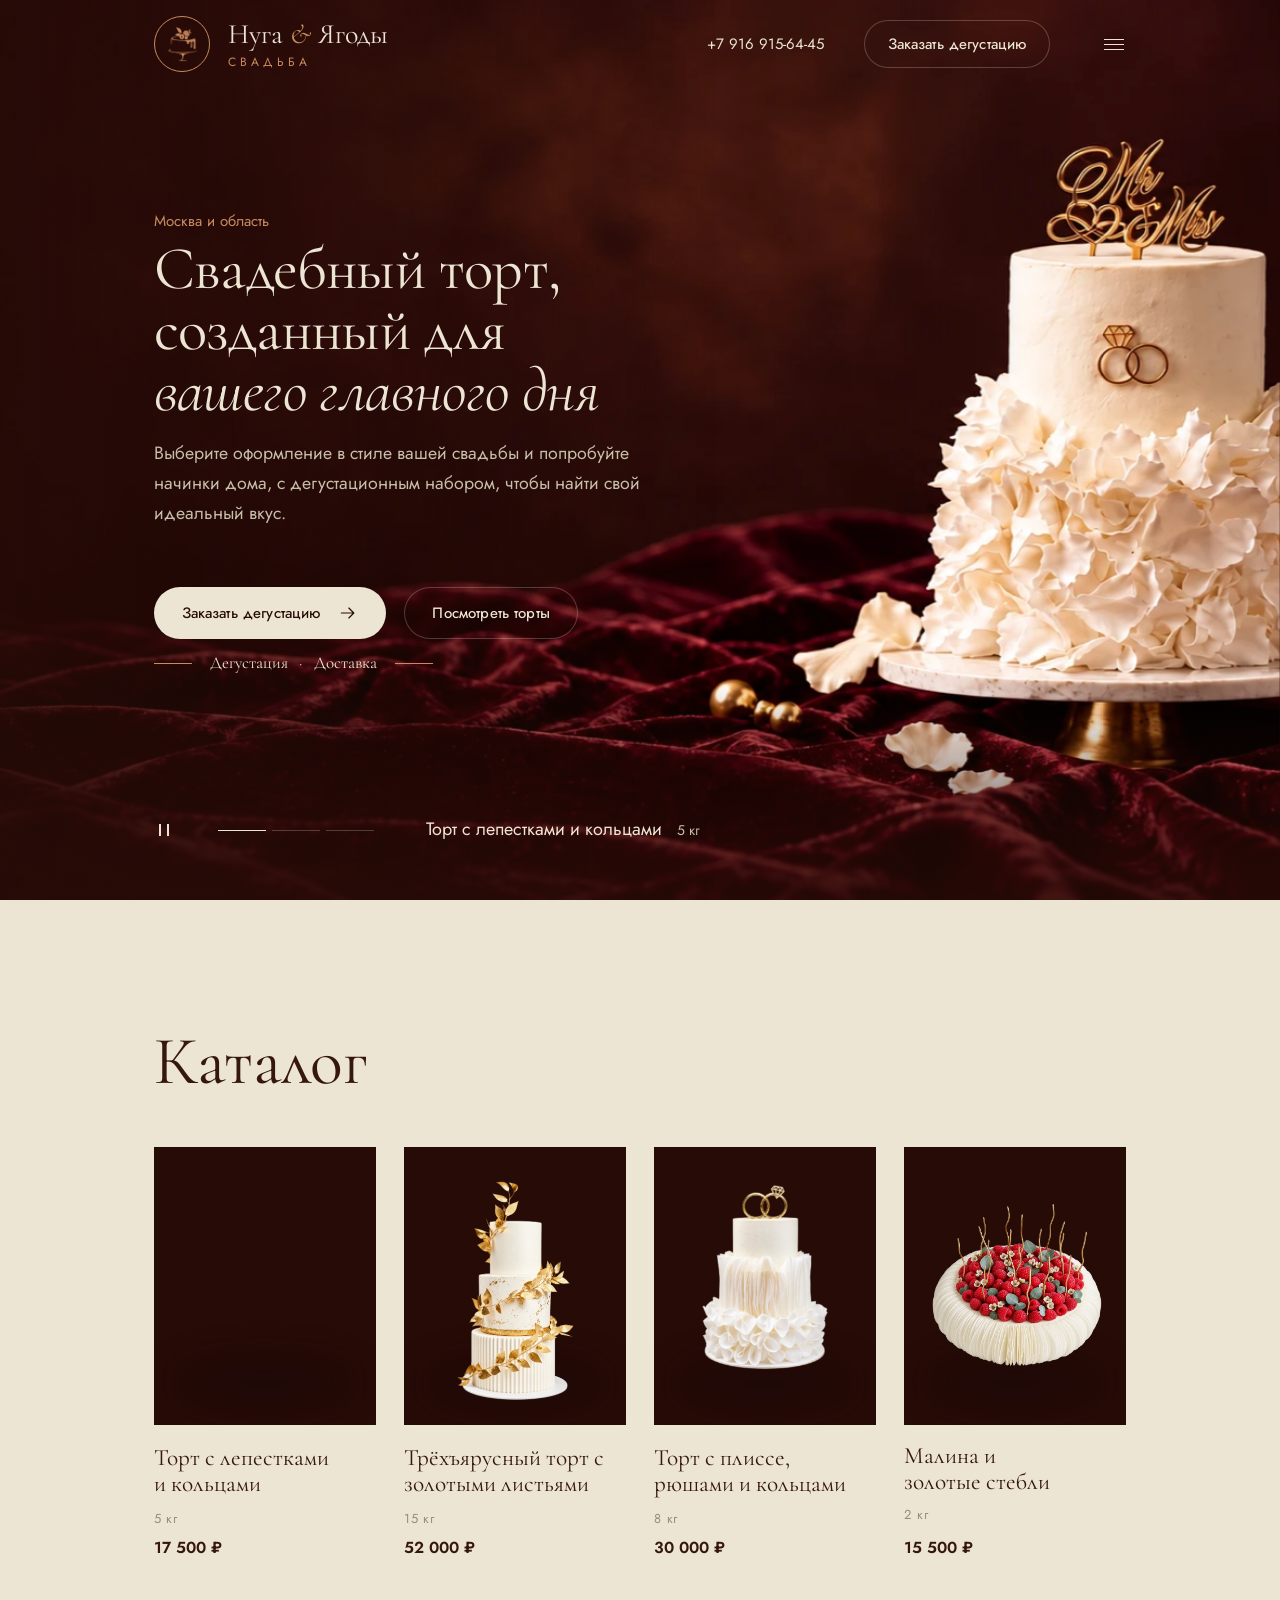
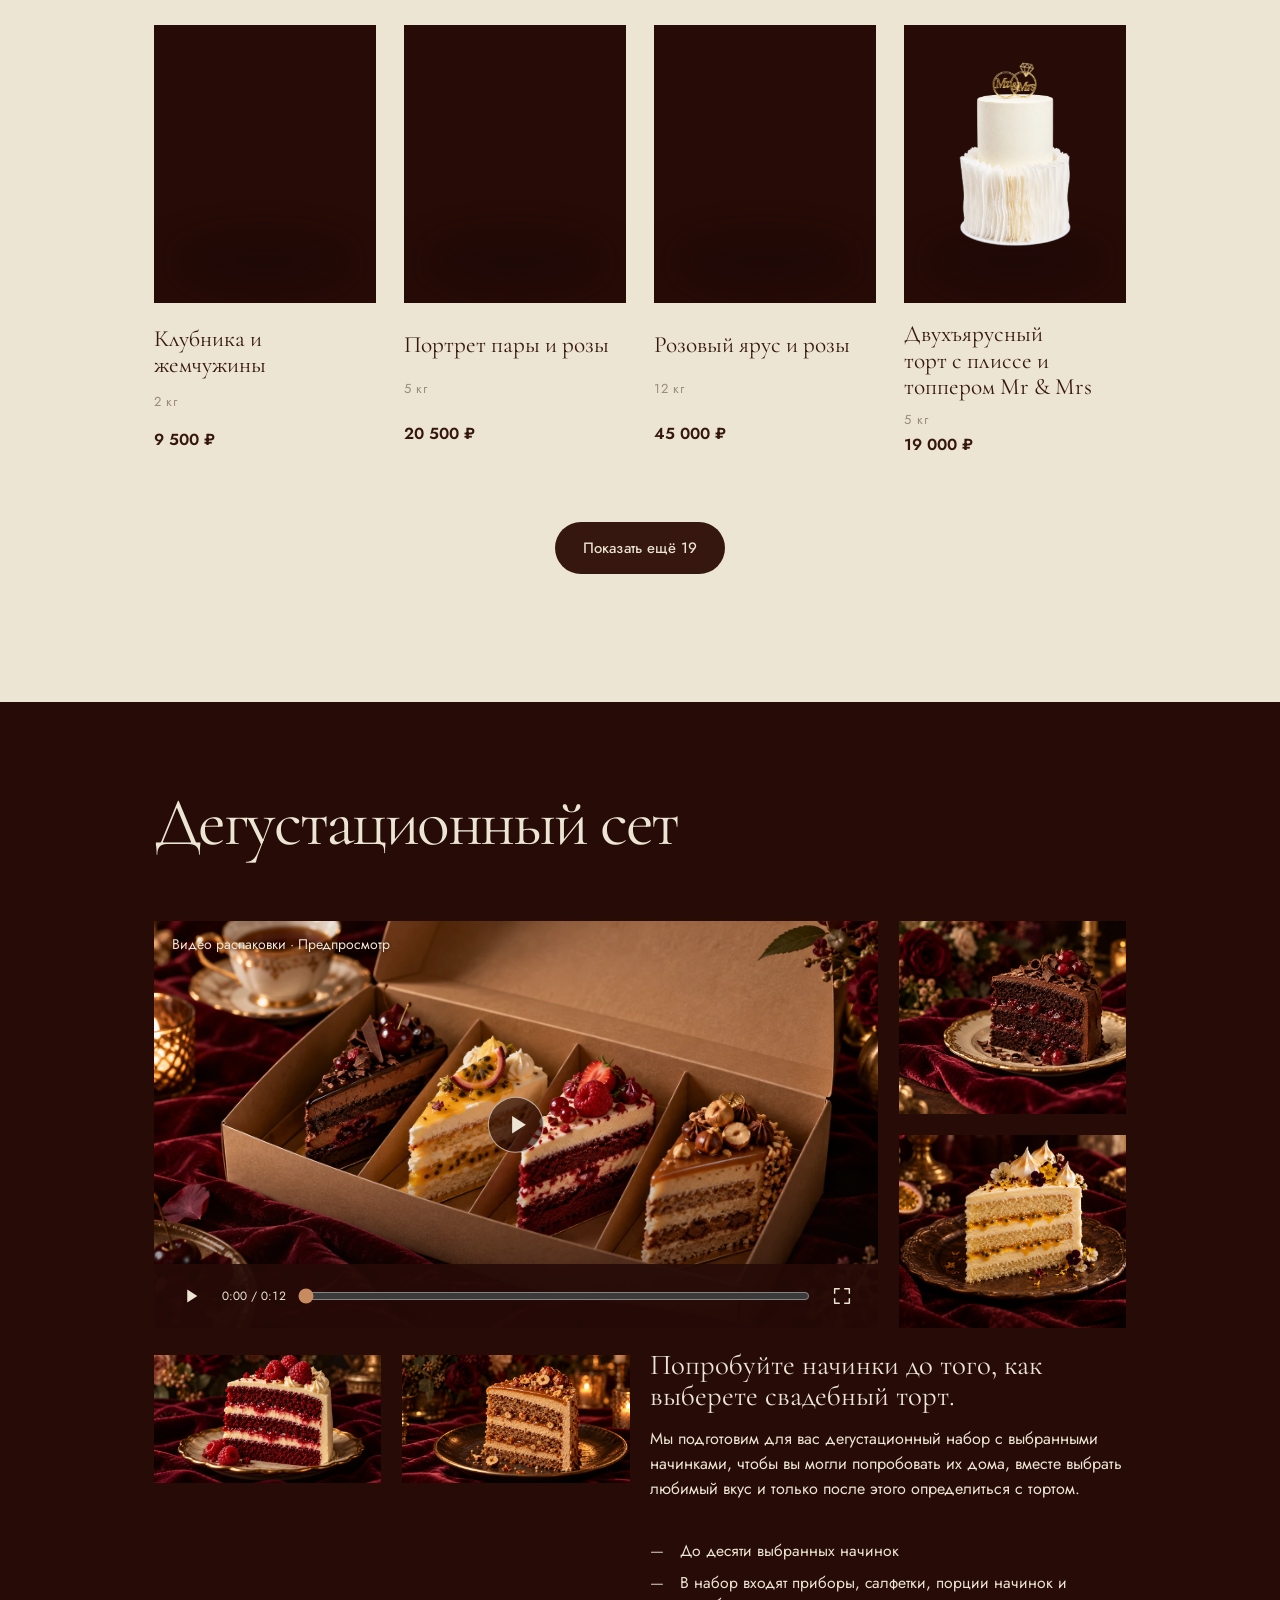
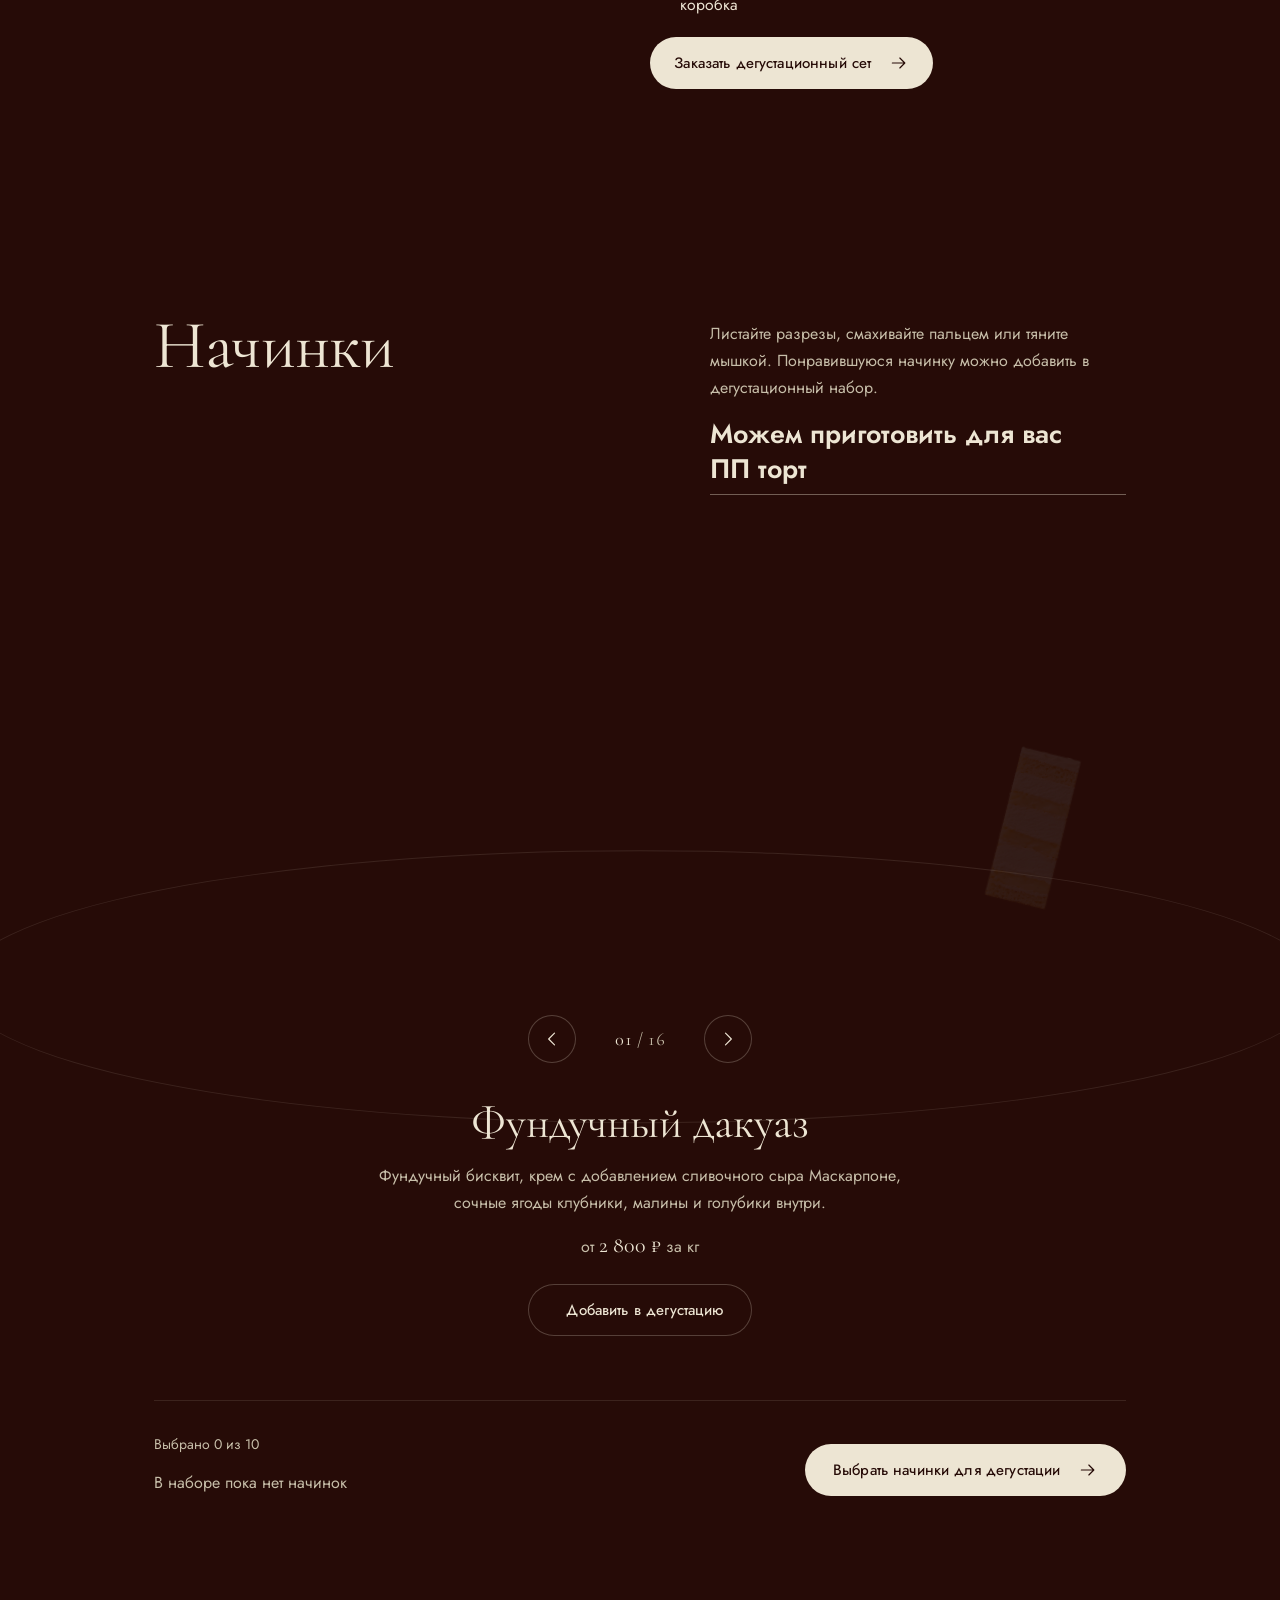
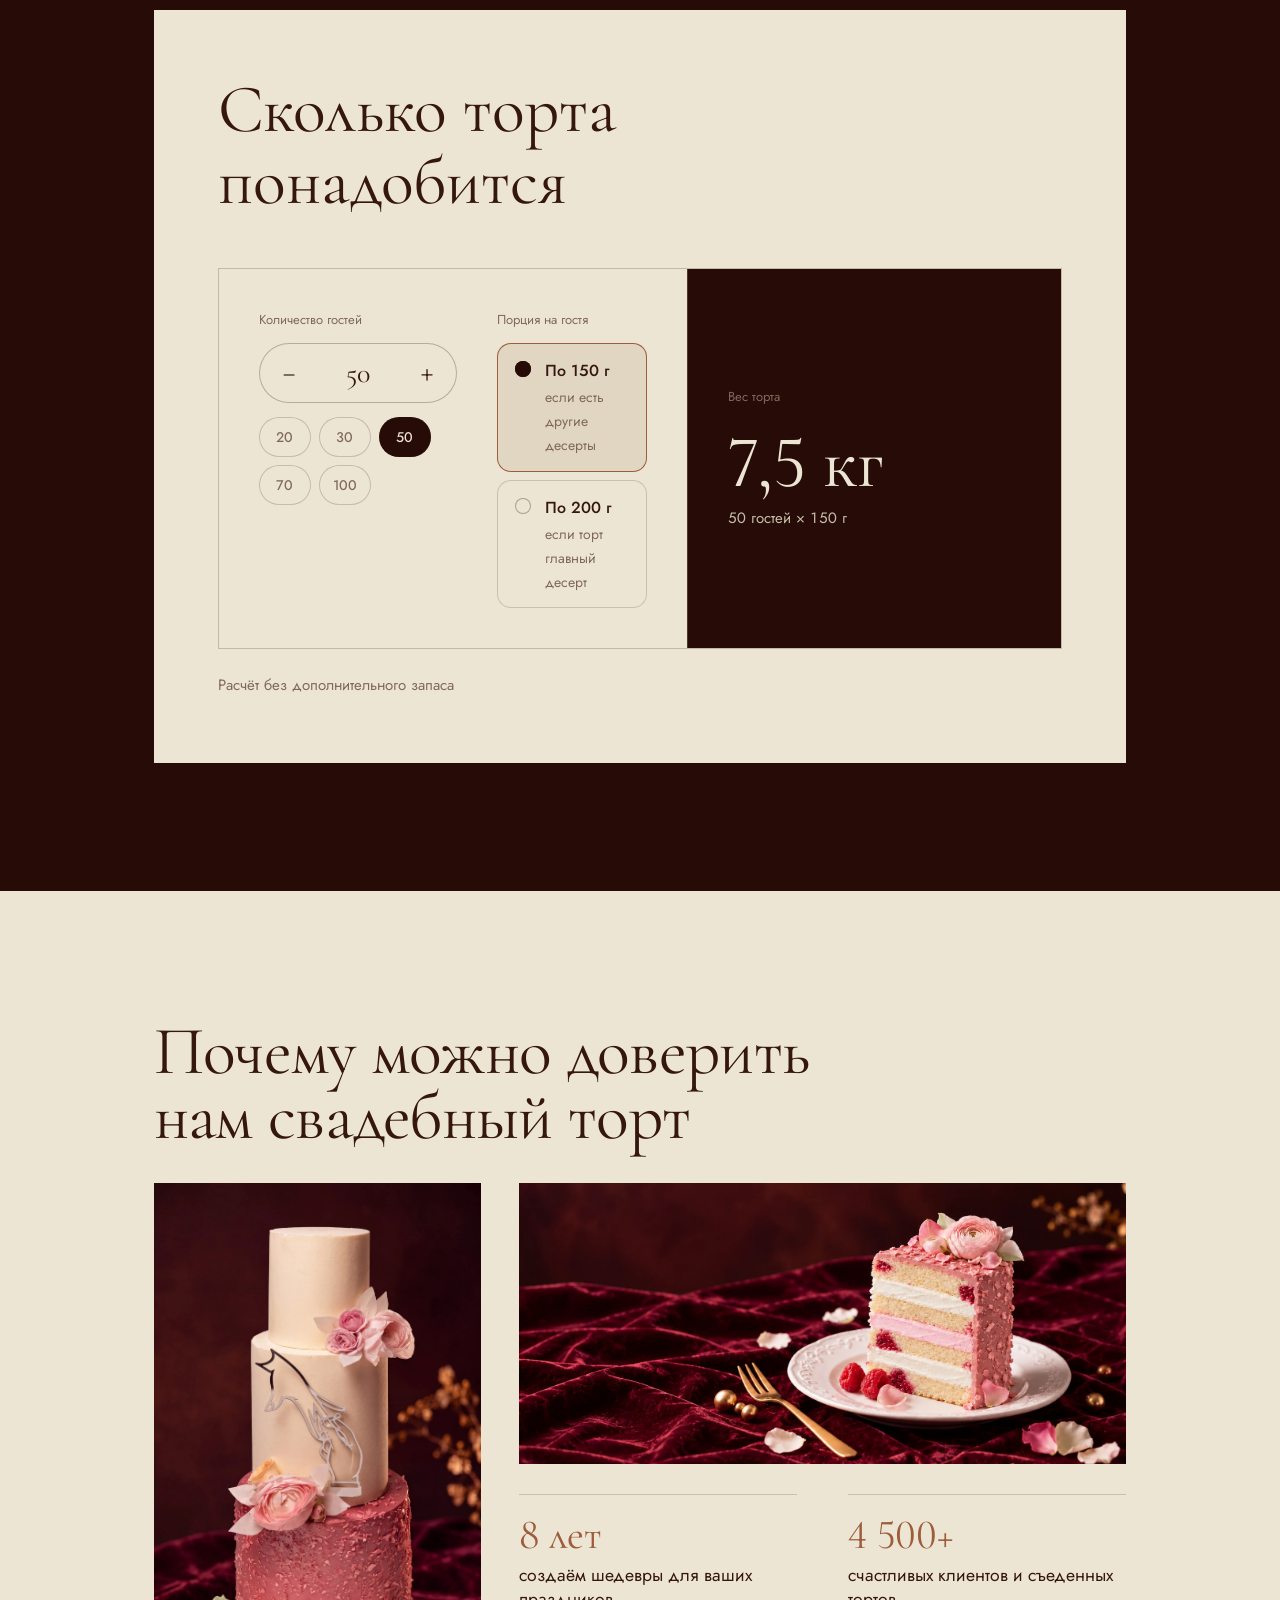
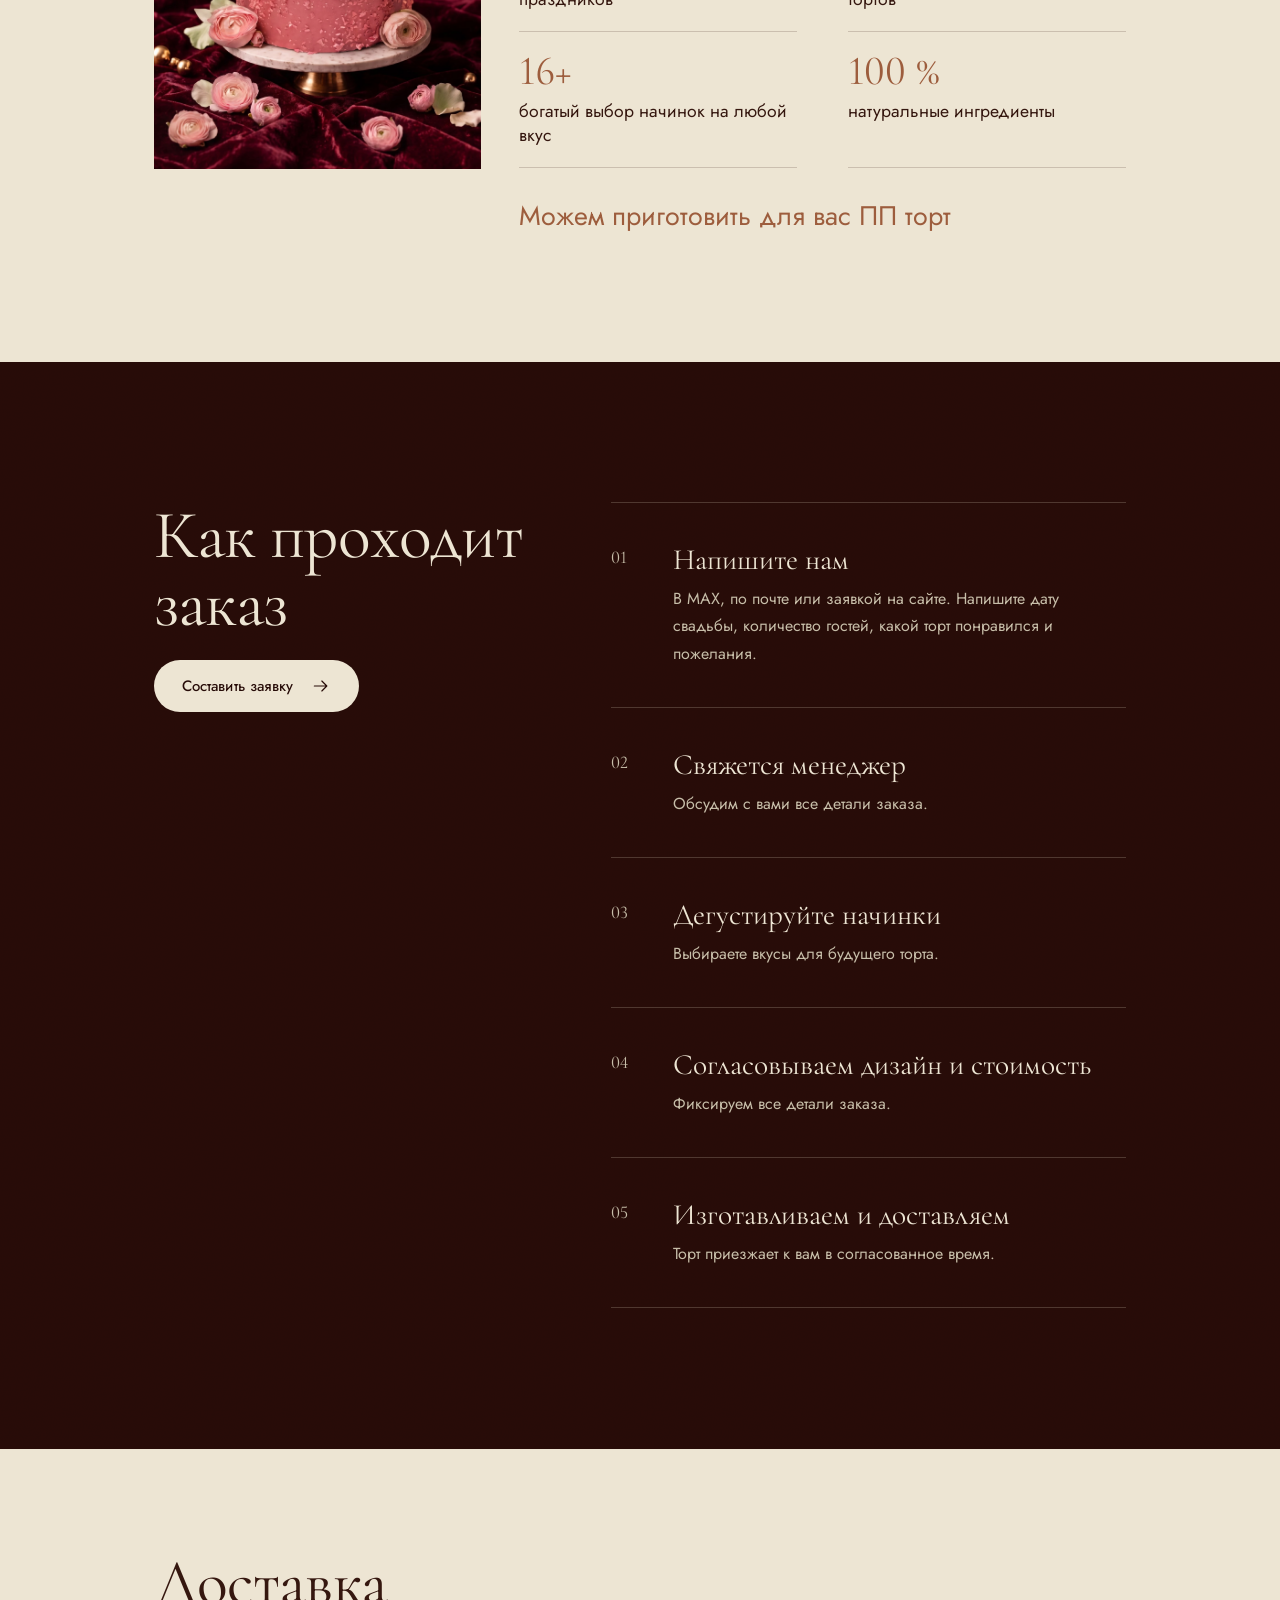
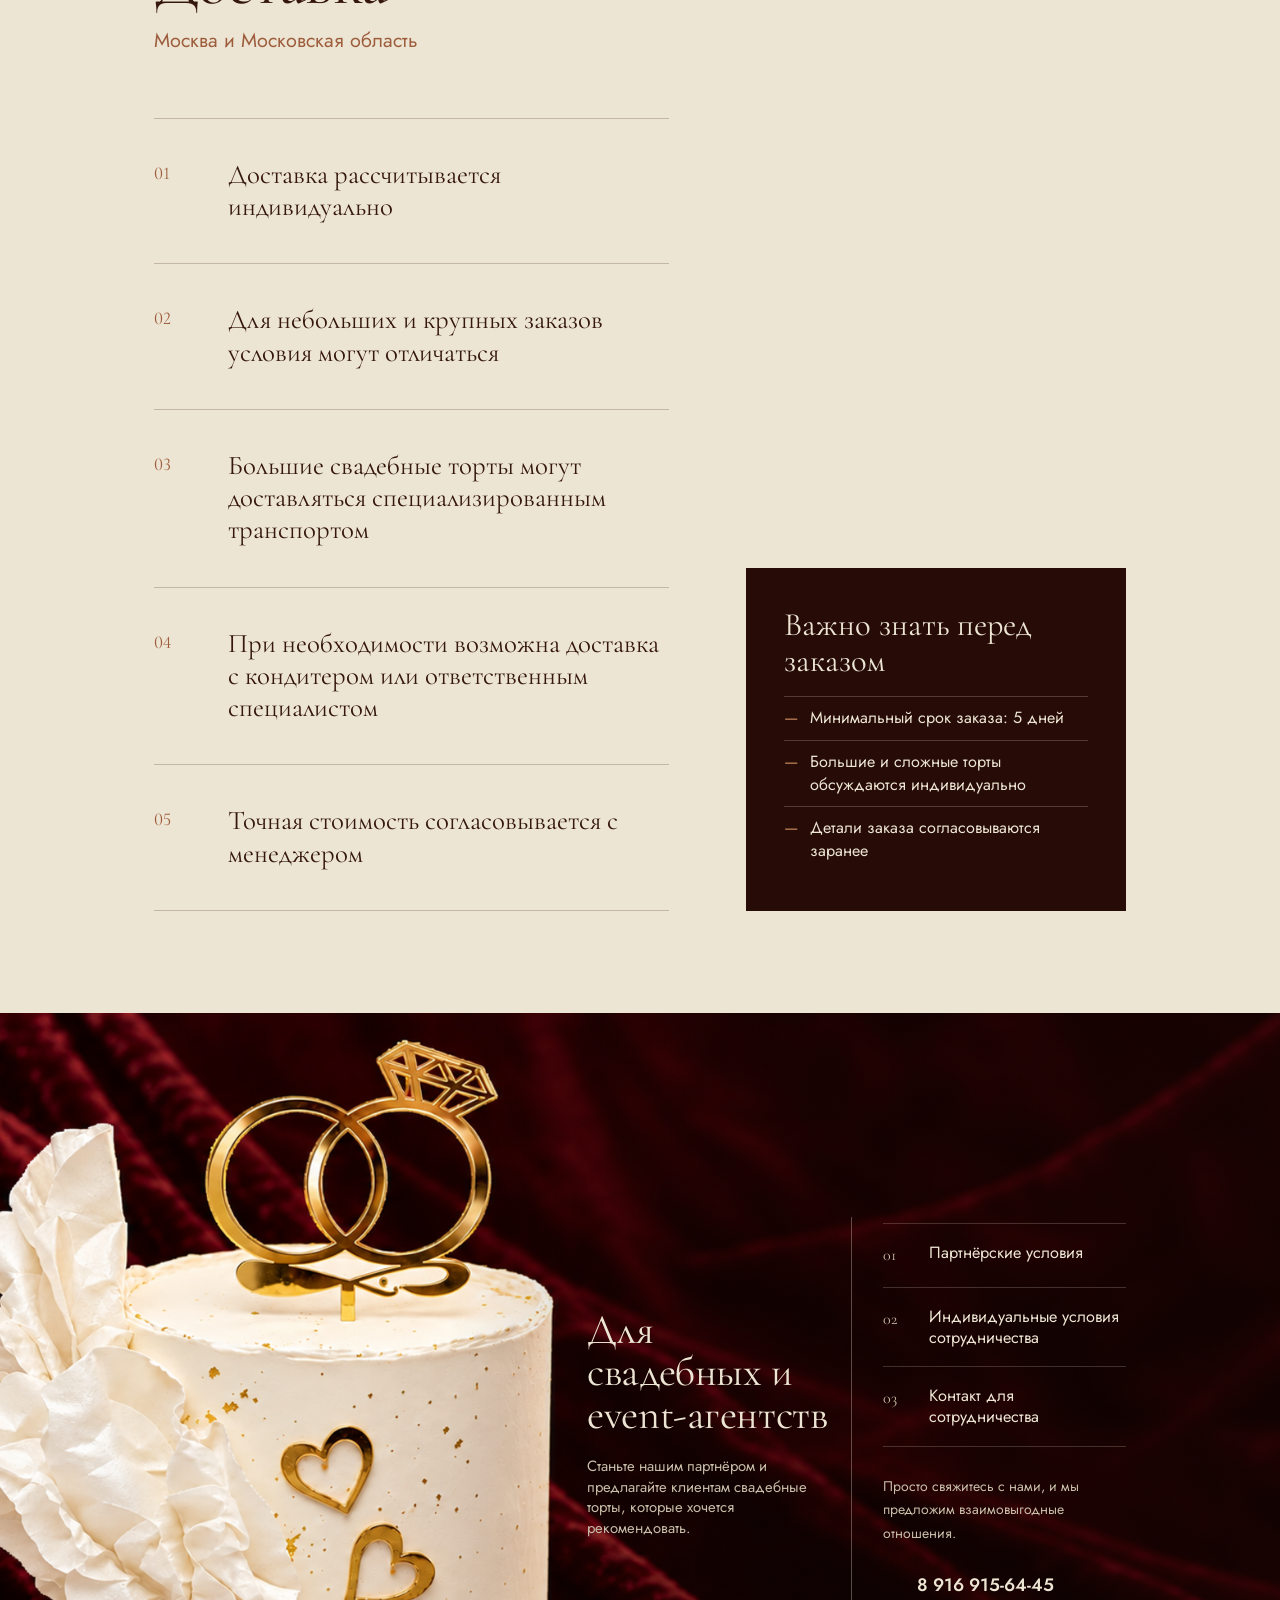
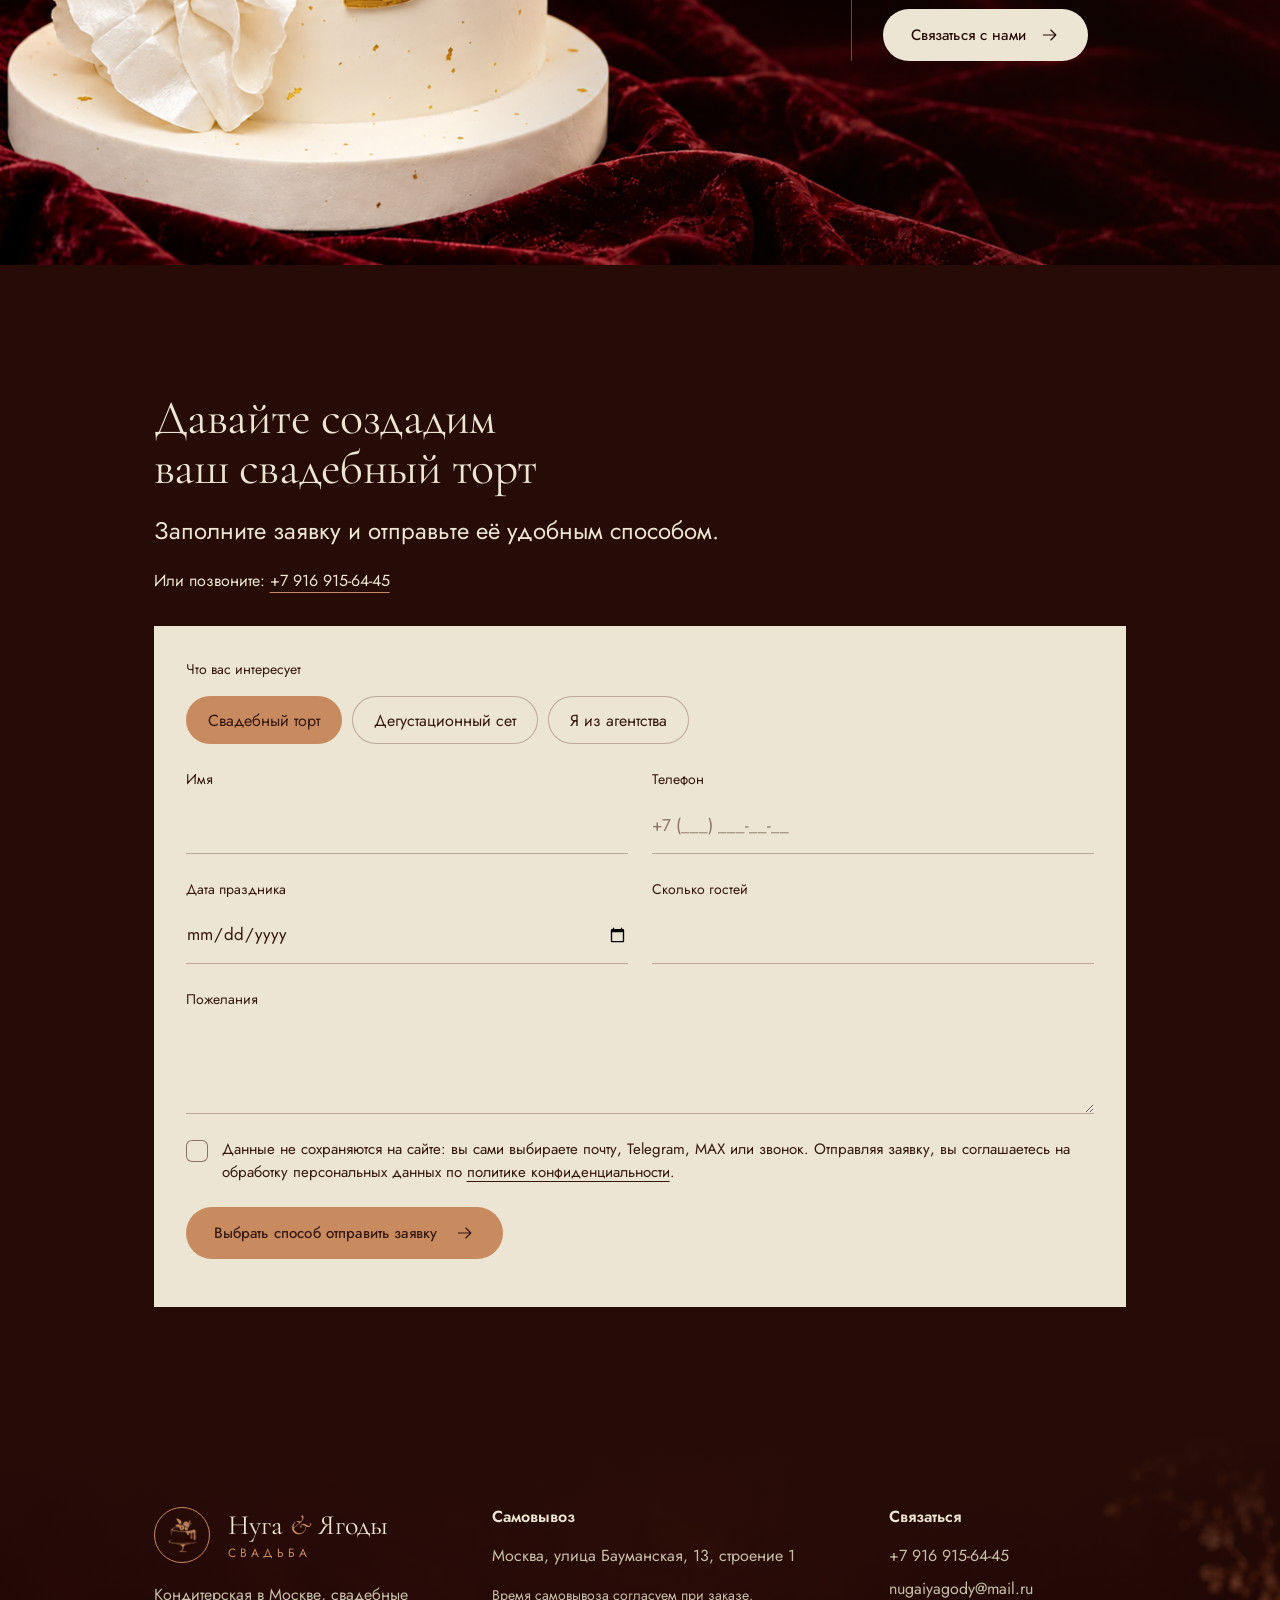
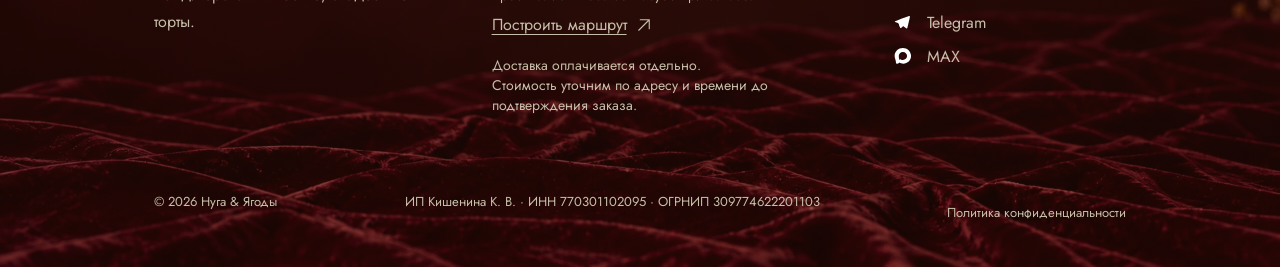
<file: index.html>
<!DOCTYPE html>
<html lang="ru">
<head>
  <meta charset="utf-8">
  <meta name="viewport" content="width=device-width, initial-scale=1, viewport-fit=cover">
  <title>Свадебные торты на заказ в Москве | Нуга &amp; Ягоды</title>
  <meta name="description" content="Авторские свадебные торты в Москве и области. Дегустационный набор с начинками на дом, 16 вкусов, расчёт веса торта по числу гостей. Заказ от 5 дней.">
  <link rel="canonical" href="https://nugaiyagoda-weddings.ru/">
  <meta name="theme-color" content="#1e0906">
  <meta name="format-detection" content="telephone=no">

  <meta property="og:type" content="website">
  <meta property="og:locale" content="ru_RU">
  <meta property="og:site_name" content="Нуга &amp; Ягоды. Свадьба">
  <meta property="og:title" content="Свадебные торты на заказ | Нуга &amp; Ягоды">
  <meta property="og:description" content="Свадебный торт в стиле вашей свадьбы и дегустационный набор с начинками на дом. Москва и область.">
  <meta property="og:url" content="https://nugaiyagoda-weddings.ru/">
  <meta property="og:image" content="https://nugaiyagoda-weddings.ru/assets/img/og.jpg">
  <meta property="og:image:width" content="1200">
  <meta property="og:image:height" content="630">
  <meta name="twitter:card" content="summary_large_image">

  <link rel="icon" href="assets/img/favicon-32.png" sizes="32x32" type="image/png">
  <link rel="apple-touch-icon" href="assets/img/apple-touch-icon.png">

  <link rel="preload" href="assets/fonts/oranienbaum-cyrillic-400-normal.woff2" as="font" type="font/woff2" crossorigin>
  <link rel="preload" href="assets/fonts/jost-cyrillic-wght-normal.woff2" as="font" type="font/woff2" crossorigin>
  <link rel="preload" as="image" href="assets/img/hero/hero-slide-rings-wide.webp" fetchpriority="high">
  <link rel="stylesheet" href="css/style.css?v=20261004-28">
  <script>document.documentElement.classList.add('js');</script>

  <script type="application/ld+json">
  {
    "@context": "https://schema.org",
    "@type": "Bakery",
    "name": "Нуга & Ягоды. Свадьба",
    "description": "Свадебные торты на заказ в Москве и Московской области, дегустационные наборы с начинками.",
    "url": "https://nugaiyagoda-weddings.ru/",
    "image": "https://nugaiyagoda-weddings.ru/assets/img/og.jpg",
    "telephone": "+7 916 915-64-45",
    "email": "nugaiyagody@mail.ru",
    "priceRange": "от 2800 ₽ за кг",
    "areaServed": ["Москва", "Московская область"],
    "address": {
      "@type": "PostalAddress",
      "streetAddress": "ул. Бауманская, 13, стр. 1",
      "addressLocality": "Москва",
      "addressCountry": "RU"
    },
    "parentOrganization": { "@type": "Organization", "name": "Нуга & Ягоды", "url": "https://nugayagodi.ru/" }
  }
  </script>
</head>
<body>
  <svg class="visually-hidden" aria-hidden="true" focusable="false">
    <symbol id="i-arrow" viewBox="0 0 24 24"><path d="M4 12h15M13 6l6 6-6 6"/></symbol>
    <symbol id="i-left" viewBox="0 0 24 24"><path d="M15 5l-7 7 7 7"/></symbol>
    <symbol id="i-right" viewBox="0 0 24 24"><path d="M9 5l7 7-7 7"/></symbol>
    <symbol id="i-phone" viewBox="0 0 24 24"><path d="M5 4h3.5l1.8 4.5-2.3 1.4a11 11 0 0 0 6.1 6.1l1.4-2.3L20 15.5V19a1 1 0 0 1-1 1A16 16 0 0 1 4 5a1 1 0 0 1 1-1z"/></symbol>
    <symbol id="i-mail" viewBox="0 0 24 24"><path d="M4 6h16v12H4zM4 7l8 6 8-6"/></symbol>
    <symbol id="i-max" viewBox="0 0 512 512"><circle cx="256" cy="256" r="256" fill="#c88b5f"/><path fill="#fff" fill-rule="evenodd" transform="translate(-23.597 -24.49) scale(.445217)" d="M620 258C829 258 1004 422 1004 635C1004 837 842 991 638 991C570 991 506 972 461 939C458 937 456 937 453 940C417 971 368 991 338 991C316 991 305 978 303 955C301 885 280 815 259 746C244 696 238 667 238 631C238 420 409 258 620 258ZM623 441C515 441 431 524 431 632C431 685 442 752 456 796C460 810 469 813 481 805L507 787C514 782 520 783 528 788C555 804 586 812 623 812C731 812 817 733 817 632C817 523 733 441 623 441Z"/></symbol>
    <symbol id="i-telegram" viewBox="0 0 1280 1280"><circle cx="640" cy="640" r="640" fill="#c88b5f"/><path fill="#fff" d="M284 603C450 530 731 430 915 367C947 355 960 363 955 398C942 494 880 748 842 898C833 934 812 944 784 923L642 820L554 902C528 927 518 919 509 893L436 694L283 645C259 637 258 616 284 603Z"/><path fill="#c8daea" d="M436 694L812 464C823 457 827 462 819 471L539 733C533 738 532 743 536 748L519 900C518 919 512 901 509 893Z"/><path fill="#a9c6d7" d="M536 748L642 820L554 902C537 918 528 920 523 913C520 909 519 905 519 900Z"/></symbol>
  </svg>

  <a class="skip" href="#main">Перейти к содержимому</a>

  <header class="header" id="header">
    <div class="container header__row">
      <a class="logo" href="#top" aria-label="Нуга &amp; Ягоды. Свадьба. Наверх">
        <span class="logo__mark"><img src="assets/img/emblem.webp" width="160" height="160" alt=""></span>
        <span class="logo__text">
          <span class="logo__name">Нуга <span>&amp;</span> Ягоды</span>
          <span class="logo__sub">Свадьба</span>
        </span>
      </a>

      <nav class="nav" aria-label="Разделы">
        <a href="#catalog">Каталог</a>
        <a href="#tasting">Дегустация</a>
        <a href="#fillings">Начинки</a>
        <a href="#about">Почему мы</a>
        <a href="#process">Как заказать</a>
        <a href="#delivery">Доставка</a>
        <a href="#partners">Сотрудничество</a>
        <a href="#order">Контакты</a>
      </nav>

      <a class="header__phone" href="tel:+79169156445">+7 916 915-64-45</a>
      <a class="btn btn--ghost header__cta" href="#order" data-order="tasting">Заказать дегустацию</a>

      <button class="burger" type="button" aria-label="Открыть меню" aria-expanded="false" aria-controls="menu"><span></span></button>
    </div>
  </header>

  <div class="menu" id="menu" aria-label="Меню">
    <ul class="menu__list">
      <li><a href="#catalog">Каталог</a></li>
      <li><a href="#tasting">Дегустация</a></li>
      <li><a href="#fillings">Начинки</a></li>
      <li><a href="#about">Почему мы</a></li>
      <li><a href="#process">Как заказать</a></li>
      <li><a href="#delivery">Доставка</a></li>
      <li><a href="#partners">Сотрудничество</a></li>
      <li><a href="#order">Контакты</a></li>
    </ul>
    <div class="menu__foot">
      <a class="menu__phone" href="tel:+79169156445">+7 916 915-64-45</a>
    </div>
  </div>

  <main id="main">
    <!-- 1. Первый экран -->
    <section class="hero" id="top" aria-labelledby="hero-title">
      <div class="hero__slides" data-slider aria-roledescription="карусель" aria-label="Свадебные торты">
        <figure class="slide slide--scene is-active" data-title="Торт с лепестками и кольцами" data-meta="5 кг">
          <img src="assets/img/hero/hero-slide-rings-wide.webp?v=1" width="1896" height="830" alt="Двухъярусный белый свадебный торт с лепестками, золотыми кольцами и топпером Mr &amp; Mrs на бордовом бархате" fetchpriority="high" decoding="async">
        </figure>
        <figure class="slide slide--scene" data-title="Четырёхъярусный торт с малиной" data-meta="15 кг">
          <img src="assets/img/hero/hero-slide-raspberry-wide.webp?v=1" width="1891" height="831" alt="Четырёхъярусный винтажный свадебный торт с малиной на бордовом бархате" loading="eager" decoding="async">
        </figure>
        <figure class="slide slide--scene" data-title="Пудровый торт с портретом пары" data-meta="5 кг">
          <img src="assets/img/hero/hero-slide-portrait-wide.webp?v=1" width="1891" height="831" alt="Пудровый двухъярусный свадебный торт с портретом пары и цветами на бордовом бархате" loading="eager" decoding="async">
        </figure>
      </div>

      <div class="hero__body container">
        <div class="hero__content">
          <p class="hero__eyebrow">Москва и область</p>
          <h1 class="hero__title" id="hero-title">Свадебный торт, созданный для <em>вашего главного дня</em></h1>
          <p class="hero__lead">Выберите оформление в стиле вашей свадьбы и попробуйте начинки дома, с дегустационным набором, чтобы найти свой идеальный вкус.</p>
          <div class="actions">
            <a class="btn btn--cream" href="#order" data-order="tasting">Заказать дегустацию <svg class="icon" aria-hidden="true"><use href="#i-arrow"/></svg></a>
            <a class="btn btn--ghost" href="#catalog">Посмотреть торты</a>
          </div>
          <div class="hero__service-bar" aria-label="Условия заказа">
            <span class="hero__service-line" aria-hidden="true"></span>
            <p><span>Дегустация</span><span class="hero__service-separator" aria-hidden="true">·</span><span>Доставка</span></p>
            <span class="hero__service-line" aria-hidden="true"></span>
          </div>
        </div>
      </div>

      <div class="hero__foot container">
        <button class="hero__pause" type="button" data-slide-pause aria-label="Остановить смену тортов" aria-pressed="false"><span aria-hidden="true"></span></button>
        <div class="hero__dots" role="group" aria-label="Выбор торта">
          <button type="button" class="is-active" aria-label="Торт 1" aria-current="true"><span></span></button>
          <button type="button" aria-label="Торт 2"><span></span></button>
          <button type="button" aria-label="Торт 3"><span></span></button>
        </div>
        <p class="hero__caption" aria-live="off" data-slide-caption><span data-slide-title>Торт с лепестками и кольцами</span> <span class="hero__caption-meta" data-slide-meta>5 кг</span></p>
      </div>
    </section>

    <!-- 2. Каталог -->
    <section class="block block--milk" id="catalog" aria-labelledby="catalog-title">
      <div class="container">
        <header class="block__head">
          <h2 class="block__title" id="catalog-title">Каталог</h2>
        </header>

        <ul class="cakes" data-cakes>
<!--CAKES-->
          <li class="cake">
            <div class="cake__photo"><img src="assets/img/cakes/provided/petals-rings.webp" width="1237" height="1272" alt="Белый торт с лепестками, золотыми кольцами и топпером Mr &amp; Mrs" loading="lazy" decoding="async"></div>
            <h3 class="cake__title">Торт с лепестками и кольцами</h3>
            <p class="cake__meta">5 кг</p>
            <div class="cake__buy">
              <span class="cake__price">17&nbsp;500&nbsp;₽</span>
              <button class="cake__want" type="button" data-want="Торт с лепестками и кольцами" aria-pressed="false"><span class="cake__want-label">Хочу такой</span><span class="cake__want-icon" aria-hidden="true"></span></button>
            </div>
          </li>
          <li class="cake">
            <div class="cake__photo"><img src="assets/img/cakes/provided/gold-leaves.webp" width="909" height="1730" alt="Белый трёхъярусный торт с золотыми листьями" loading="lazy" decoding="async"></div>
            <h3 class="cake__title">Трёхъярусный торт с золотыми листьями</h3>
            <p class="cake__meta">15 кг</p>
            <div class="cake__buy">
              <span class="cake__price">52&nbsp;000&nbsp;₽</span>
              <button class="cake__want" type="button" data-want="Трёхъярусный торт с золотыми листьями" aria-pressed="false"><span class="cake__want-label">Хочу такой</span><span class="cake__want-icon" aria-hidden="true"></span></button>
            </div>
          </li>
          <li class="cake">
            <div class="cake__photo"><img src="assets/img/cakes/provided/rings-pleats.webp" width="1247" height="1261" alt="Белый торт с плиссе, рюшами и золотыми кольцами" loading="lazy" decoding="async"></div>
            <h3 class="cake__title">Торт с плиссе, рюшами и кольцами</h3>
            <p class="cake__meta">8 кг</p>
            <div class="cake__buy">
              <span class="cake__price">30&nbsp;000&nbsp;₽</span>
              <button class="cake__want" type="button" data-want="Торт с плиссе, рюшами и кольцами" aria-pressed="false"><span class="cake__want-label">Хочу такой</span><span class="cake__want-icon" aria-hidden="true"></span></button>
            </div>
          </li>
          <li class="cake cake--generated">
            <div class="cake__photo"><img src="assets/img/cakes/generated/raspberry-pleated.webp" width="1247" height="1261" alt="Белый торт с малиной, эвкалиптом и золотыми стеблями" loading="lazy" decoding="async"></div>
            <h3 class="cake__title">Малина и золотые стебли</h3>
            <p class="cake__meta">2 кг</p>
            <div class="cake__buy"><span class="cake__price">15&nbsp;500&nbsp;₽</span></div>
          </li>
          <li class="cake cake--generated">
            <div class="cake__photo"><img src="assets/img/cakes/provided/strawberry-vintage.webp" width="1102" height="1428" alt="Белый винтажный торт с клубникой и жемчужинами" loading="lazy" decoding="async"></div>
            <h3 class="cake__title">Клубника и жемчужины</h3>
            <p class="cake__meta">2 кг</p>
            <div class="cake__buy"><span class="cake__price">9&nbsp;500&nbsp;₽</span></div>
          </li>
          <li class="cake cake--generated">
            <div class="cake__photo"><img src="assets/img/cakes/provided/portrait-flowers.webp" width="1104" height="1425" alt="Пудровый торт с портретом пары и нежными розами" loading="lazy" decoding="async"></div>
            <h3 class="cake__title">Портрет пары и розы</h3>
            <p class="cake__meta">5 кг</p>
            <div class="cake__buy"><span class="cake__price">20&nbsp;500&nbsp;₽</span></div>
          </li>
          <li class="cake cake--generated">
            <div class="cake__photo"><img src="assets/img/cakes/provided/pink-tier.webp" width="1035" height="1520" alt="Трёхъярусный торт с розовым нижним ярусом, серебряным силуэтом и розами" loading="lazy" decoding="async"></div>
            <h3 class="cake__title">Розовый ярус и розы</h3>
            <p class="cake__meta">12 кг</p>
            <div class="cake__buy"><span class="cake__price">45&nbsp;000&nbsp;₽</span></div>
          </li>
          <li class="cake">
            <div class="cake__photo"><img src="assets/img/cakes/provided/mr-mrs-pleats.webp" width="1254" height="1254" alt="Белый двухъярусный торт с плиссе и топпером Mr &amp; Mrs" loading="lazy" decoding="async"></div>
            <h3 class="cake__title">Двухъярусный торт с плиссе и топпером Mr &amp; Mrs</h3>
            <p class="cake__meta">5 кг</p>
            <div class="cake__buy">
              <span class="cake__price">19&nbsp;000&nbsp;₽</span>
              <button class="cake__want" type="button" data-want="Двухъярусный торт с плиссе и топпером Mr &amp; Mrs" aria-pressed="false"><span class="cake__want-label">Хочу такой</span><span class="cake__want-icon" aria-hidden="true"></span></button>
            </div>
          </li>
          <li class="cake" data-more hidden>
            <div class="cake__photo"><img src="assets/img/cakes/provided/marble-roses.webp" width="1006" height="1564" alt="Белый мраморный торт с розами и лепестками" loading="lazy" decoding="async"></div>
            <h3 class="cake__title">Мраморный торт с белыми розами</h3>
            <p class="cake__meta">8 кг</p>
            <div class="cake__buy">
              <span class="cake__price">30&nbsp;000&nbsp;₽</span>
              <button class="cake__want" type="button" data-want="Мраморный торт с белыми розами" aria-pressed="false"><span class="cake__want-label">Хочу такой</span><span class="cake__want-icon" aria-hidden="true"></span></button>
            </div>
          </li>
          <li class="cake" data-more hidden>
            <div class="cake__photo"><img src="assets/img/cakes/provided/pastel-flowers.webp" width="1137" height="1383" alt="Двухъярусный торт с розовым мрамором и цветами" loading="lazy" decoding="async"></div>
            <h3 class="cake__title">Торт с ранункулюсами</h3>
            <p class="cake__meta">5 кг</p>
            <div class="cake__buy">
              <span class="cake__price">20&nbsp;000&nbsp;₽</span>
              <button class="cake__want" type="button" data-want="Торт с ранункулюсами" aria-pressed="false"><span class="cake__want-label">Хочу такой</span><span class="cake__want-icon" aria-hidden="true"></span></button>
            </div>
          </li>
          <li class="cake cake--generated" data-more hidden>
            <div class="cake__photo"><img src="assets/img/cakes/generated/blueberry-vintage.webp" width="1421" height="1107" alt="Белый винтажный торт с голубикой и ежевикой" loading="lazy" decoding="async"></div>
            <h3 class="cake__title">Голубика и ежевика</h3>
            <p class="cake__meta">2 кг</p>
            <div class="cake__buy"><span class="cake__price">11&nbsp;000&nbsp;₽</span></div>
          </li>
          <li class="cake cake--generated" data-more hidden>
            <div class="cake__photo"><img src="assets/img/cakes/generated/ivory-vintage-two-tier.webp" alt="Двухъярусный винтажный торт с кремовыми гирляндами" loading="lazy" decoding="async"></div>
            <h3 class="cake__title">Винтажный двухъярусный</h3>
            <p class="cake__meta">5 кг</p>
            <div class="cake__buy"><span class="cake__price">18&nbsp;000&nbsp;₽</span></div>
          </li>
          <li class="cake cake--generated" data-more hidden>
            <div class="cake__photo"><img src="assets/img/cakes/generated/raspberry-roses.webp" alt="Малиновый торт с белыми кремовыми розами" loading="lazy" decoding="async"></div>
            <h3 class="cake__title">Малина и белые розы</h3>
            <p class="cake__meta">— кг</p>
            <div class="cake__buy"><span class="cake__price">— ₽</span></div>
          </li>
          <li class="cake cake--generated" data-more hidden>
            <div class="cake__photo"><img src="assets/img/cakes/generated/white-sculptural.webp" alt="Скульптурный белый торт с волнами и лепестками" loading="lazy" decoding="async"></div>
            <h3 class="cake__title">Белая скульптура</h3>
            <p class="cake__meta">15 кг</p>
            <div class="cake__buy"><span class="cake__price">55&nbsp;000&nbsp;₽</span></div>
          </li>
          <li class="cake cake--generated cake--wave" data-more hidden>
            <div class="cake__photo"><img src="assets/img/cakes/generated/strawberry-wave.webp" alt="Длинный торт-волна с клубникой" loading="lazy" decoding="async"></div>
            <h3 class="cake__title">Клубничная волна</h3>
            <p class="cake__meta">15 кг</p>
            <div class="cake__buy"><span class="cake__price">60&nbsp;000&nbsp;₽</span></div>
          </li>
          <li class="cake cake--generated" data-more hidden>
            <div class="cake__photo"><img src="assets/img/cakes/generated/wheat-two-tier.webp" alt="Двухъярусный светлый торт с сухоцветами" loading="lazy" decoding="async"></div>
            <h3 class="cake__title">Сухоцветы · два яруса</h3>
            <p class="cake__meta">4 кг</p>
            <div class="cake__buy"><span class="cake__price">15&nbsp;000&nbsp;₽</span></div>
          </li>
          <li class="cake cake--generated" data-more hidden>
            <div class="cake__photo"><img src="assets/img/cakes/generated/calla-two-tier.webp" alt="Двухъярусный белый торт с каллами" loading="lazy" decoding="async"></div>
            <h3 class="cake__title">Каллы · два яруса</h3>
            <p class="cake__meta">5 кг</p>
            <div class="cake__buy"><span class="cake__price">19&nbsp;500&nbsp;₽</span></div>
          </li>
          <li class="cake cake--generated" data-more hidden>
            <div class="cake__photo"><img src="assets/img/cakes/generated/lisianthus.webp" alt="Белый торт с волнами крема и цветами эустомы" loading="lazy" decoding="async"></div>
            <h3 class="cake__title">Белая эустома</h3>
            <p class="cake__meta">2 кг</p>
            <div class="cake__buy"><span class="cake__price">9&nbsp;000&nbsp;₽</span></div>
          </li>
          <li class="cake cake--generated" data-more hidden>
            <div class="cake__photo"><img src="assets/img/cakes/provided/raspberry-pearl-tiers.webp" width="1012" height="1554" alt="Четырёхъярусный белый торт с малиной и жемчужными гирляндами" loading="lazy" decoding="async"></div>
            <h3 class="cake__title">Малина и жемчужные гирлянды</h3>
            <p class="cake__meta">15 кг</p>
            <div class="cake__buy"><span class="cake__price">60&nbsp;000&nbsp;₽</span></div>
          </li>
          <li class="cake cake--generated" data-more hidden>
            <div class="cake__photo"><img src="assets/img/cakes/provided/rings-gold-hearts.webp" width="1150" height="1367" alt="Белый торт с золотыми кольцами, сердцами и кремовыми воланами" loading="lazy" decoding="async"></div>
            <h3 class="cake__title">Кольца и золотые сердца</h3>
            <p class="cake__meta">2 кг</p>
            <div class="cake__buy"><span class="cake__price">7&nbsp;000&nbsp;₽</span></div>
          </li>
          <li class="cake cake--generated" data-more hidden>
            <div class="cake__photo"><img src="assets/img/cakes/provided/gold-lattice-petals.webp" width="944" height="1665" alt="Трёхъярусный белый торт с золотым ажурным узором и белыми лепестками" loading="lazy" decoding="async"></div>
            <h3 class="cake__title">Золотой ажур</h3>
            <p class="cake__meta">15 кг</p>
            <div class="cake__buy"><span class="cake__price">52&nbsp;000&nbsp;₽</span></div>
          </li>
          <li class="cake cake--generated" data-more hidden>
            <div class="cake__photo"><img src="assets/img/cakes/provided/berry-naked.webp" width="1303" height="1207" alt="Нежный белый торт с клубникой, малиной и красной смородиной" loading="lazy" decoding="async"></div>
            <h3 class="cake__title">Ягодный торт с клубникой и малиной</h3>
            <p class="cake__meta">2 кг</p>
            <div class="cake__buy"><span class="cake__price">9&nbsp;500&nbsp;₽</span></div>
          </li>
          <li class="cake cake--generated" data-more hidden>
            <div class="cake__photo"><img src="assets/img/cakes/provided/candles-petal-no-stand.webp" width="1393" height="1129" alt="Белый торт из сахарных лепестков с золотыми свечами" loading="lazy" decoding="async"></div>
            <h3 class="cake__title">Лепестки и свечи</h3>
            <p class="cake__meta">1,5 кг</p>
            <div class="cake__buy"><span class="cake__price">7&nbsp;500&nbsp;₽</span></div>
          </li>
          <li class="cake cake--generated" data-more hidden>
            <div class="cake__photo"><img src="assets/img/cakes/provided/monogram-petals.webp" width="1122" height="1402" alt="Белый двухъярусный торт с золотой монограммой и лепестками" loading="lazy" decoding="async"></div>
            <h3 class="cake__title">Монограмма и белые лепестки</h3>
            <p class="cake__meta">5 кг</p>
            <div class="cake__buy"><span class="cake__price">20&nbsp;000&nbsp;₽</span></div>
          </li>
          <li class="cake cake--generated" data-more hidden>
            <div class="cake__photo"><img src="assets/img/cakes/provided/pearl-topper.webp" width="1230" height="1278" alt="Кремовый торт с золотыми инициалами, жемчужинами и серебряными бусинами" loading="lazy" decoding="async"></div>
            <h3 class="cake__title">Жемчуг и инициалы</h3>
            <p class="cake__meta">3 кг</p>
            <div class="cake__buy"><span class="cake__price">12&nbsp;500&nbsp;₽</span></div>
          </li>
          <li class="cake cake--generated cake--wave" data-more hidden>
            <div class="cake__photo"><img src="assets/img/cakes/provided/vintage-candle-bar.webp" width="1536" height="1024" alt="Длинный белый винтажный торт с жемчужными гирляндами и свечами" loading="lazy" decoding="async"></div>
            <h3 class="cake__title">Винтажный торт со свечами</h3>
            <p class="cake__meta">7 кг</p>
            <div class="cake__buy"><span class="cake__price">25&nbsp;000&nbsp;₽</span></div>
          </li>
          <li class="cake cake--generated cake--catalog-details" data-more hidden>
            <div class="cake__photo"><img src="assets/img/cakes/provided/two-tier-rings-ruffles.webp" width="1001" height="1570" alt="Двухъярусный белый торт с плиссе, рюшами и золотыми кольцами" loading="lazy" decoding="async"></div>
            <h3 class="cake__title">Двухъярусный свадебный торт с кольцами</h3>
            <p class="cake__meta">№358 · за торт 1,5–2 кг</p>
            <div class="cake__buy"><span class="cake__price">от 10&nbsp;500&nbsp;₽</span></div>
          </li>
<!--/CAKES-->
        </ul>

        <div class="cakes__more">
          <button class="btn btn--ghost" type="button" data-cakes-more>Показать ещё 19</button>
        </div>
      </div>
    </section>

    <!-- 3. Дегустационный сет -->
    <section class="block editorial editorial--cocoa" id="tasting" aria-labelledby="tasting-title">
      <div class="container tasting">
        <header class="block__head block__head--stack tasting__head">
          <h2 class="block__title" id="tasting-title">Дегустационный сет</h2>
        </header>

        <div class="tasting__composition">
          <figure class="tasting__hero" data-video="" data-poster="assets/img/tasting/tasting-unboxing.webp" aria-label="Видео распаковки дегустационного набора">
            <img src="assets/img/tasting/tasting-unboxing.webp" width="1680" height="945" alt="Коробка с четырьмя порциями дегустационного набора на бордовом бархате" loading="lazy">
            <button class="tasting__play" type="button" data-player-start aria-label="Запустить предпросмотр"><svg viewBox="0 0 24 24" aria-hidden="true"><path d="m9 5 11 7-11 7Z"/></svg></button>
            <figcaption>Видео распаковки <span data-player-label>· Предпросмотр</span></figcaption>
            <div class="tasting-player__controls" aria-label="Управление плеером">
              <button type="button" data-player-toggle aria-label="Запустить предпросмотр"><svg viewBox="0 0 24 24" aria-hidden="true"><path d="m9 5 11 7-11 7Z"/></svg></button>
              <output data-player-time>0:00 / 0:12</output>
              <input type="range" min="0" max="1000" step="1" value="0" data-player-seek aria-label="Позиция воспроизведения">
              <button type="button" data-player-mute aria-label="Выключить звук" hidden><svg viewBox="0 0 24 24" aria-hidden="true"><path d="M4 9v6h4l5 4V5L8 9ZM17 8q5 4 0 8"/></svg></button>
              <button type="button" data-player-fullscreen aria-label="Развернуть плеер"><svg viewBox="0 0 24 24" aria-hidden="true"><path d="M9 4H4v5m11-5h5v5M4 15v5h5m11-5v5h-5"/></svg></button>
            </div>
          </figure>

          <div class="tasting__side-gallery" aria-label="Фотографии начинок">
            <figure><img src="assets/img/tasting/tasting-chocolate-cherry.webp" width="1440" height="1080" alt="Шоколадный торт с вишнёй" loading="lazy"></figure>
            <figure><img src="assets/img/tasting/tasting-vanilla-passionfruit.webp" width="1440" height="1080" alt="Ванильный торт с маракуйей" loading="lazy"></figure>
          </div>

          <div class="tasting__bottom-gallery" aria-label="Ещё фотографии начинок">
            <figure><img src="assets/img/tasting/tasting-red-velvet-raspberry.webp" width="1440" height="1080" alt="Красный бархат с малиной" loading="lazy"></figure>
            <figure><img src="assets/img/tasting/tasting-hazelnut-caramel.webp" width="1440" height="1080" alt="Фундучный торт с карамелью" loading="lazy"></figure>
          </div>

          <div class="tasting__text">
            <div class="tasting__copy">
              <p class="tasting__lead">Попробуйте начинки до того,<br class="tasting__desktop-break"> как выберете свадебный торт.</p>
              <p>Мы подготовим для вас дегустационный набор<br class="tasting__desktop-break"> с выбранными начинками, чтобы вы могли попробовать<br class="tasting__desktop-break"> их дома, вместе выбрать любимый вкус и только после<br class="tasting__desktop-break"> этого определиться с тортом.</p>
              <ul class="tasting__includes" aria-label="Что входит в дегустационный сет">
                <li>До десяти выбранных начинок</li>
                <li>В набор входят приборы, салфетки, порции<br class="tasting__desktop-break"> начинок и коробка</li>
              </ul>
            </div>
          </div>
          <a class="btn btn--cream tasting__cta" href="#order" data-order="tasting">Заказать дегустационный сет <svg class="icon" aria-hidden="true"><use href="#i-arrow"/></svg></a>
        </div>
      </div>
    </section>

    <!-- 4. Начинки + калькулятор -->
    <section class="block block--cocoa" id="fillings" aria-labelledby="fillings-title">
      <div class="container">
        <header class="block__head">
          <h2 class="block__title" id="fillings-title">Начинки</h2>
          <div class="fillings__aside">
            <p class="block__aside">Листайте разрезы, смахивайте пальцем или тяните мышкой. Понравившуюся начинку можно добавить в дегустационный набор.</p>
            <p class="fillings__diet-note">Можем приготовить для вас ПП&nbsp;торт</p>
          </div>
        </header>

        <div class="wheel" data-wheel>
          <div class="wheel__stage" data-wheel-stage tabindex="0" aria-label="Начинки, листайте стрелками">
            <ul class="wheel__track" data-wheel-track>
<!--FILLINGS-->
              <li class="wheel__item" data-name="Фундучный дакуаз" data-desc="Фундучный бисквит, крем с добавлением сливочного сыра Маскарпоне, сочные ягоды клубники, малины и голубики внутри." data-price="2&nbsp;800&nbsp;₽"><img src="assets/img/fillings/filling-1-straight.webp" width="1920" height="3840" alt="Срез начинки «Фундучный дакуаз»" decoding="async" draggable="false"></li>
              <li class="wheel__item" data-name="Малина-фисташка" data-desc="Ванильный бисквит с малиной, кремчиз с добавлением натуральной фисташковой пасты, малиновый кремчиз." data-price="2&nbsp;800&nbsp;₽"><img src="assets/img/fillings/filling-2-straight.webp" width="1920" height="3840" alt="Срез начинки «Малина-фисташка»" decoding="async" draggable="false"></li>
              <li class="wheel__item" data-name="Чизкейк" data-desc="Запеченный чизкейк на основе творожного сыра, ванильный бисквит." data-price="2&nbsp;800&nbsp;₽"><img src="assets/img/fillings/filling-3-straight.webp" width="1920" height="3840" alt="Срез начинки «Чизкейк»" decoding="async" draggable="false"></li>
              <li class="wheel__item" data-name="Ванильный бисквит с клубникой" data-desc="Ванильный бисквит, ванильный крем с сыром Маскарпоне, свежая клубника." data-price="2&nbsp;800&nbsp;₽"><img src="assets/img/fillings/filling-4-straight.webp" width="1920" height="3840" alt="Срез начинки «Ванильный бисквит с клубникой»" decoding="async" draggable="false"></li>
              <li class="wheel__item" data-name="Ванильный бисквит с ванильным кремом" data-desc="Ванильный бисквит, ванильный крем на основе заварного крема с сыром Маскарпоне." data-price="2&nbsp;800&nbsp;₽"><img src="assets/img/fillings/filling-5-straight.webp" width="1920" height="3840" alt="Срез начинки «Ванильный бисквит с ванильным кремом»" loading="lazy" decoding="async" draggable="false"></li>
              <li class="wheel__item" data-name="Мусс клубника-малина" data-desc="Ванильный бисквит, конфи клубники и малины, легкий малиновый мусс." data-price="2&nbsp;800&nbsp;₽"><img src="assets/img/fillings/filling-6-straight.webp" width="1920" height="3840" alt="Срез начинки «Мусс клубника-малина»" loading="lazy" decoding="async" draggable="false"></li>
              <li class="wheel__item" data-name="Мусс манго-маракуйя" data-desc="Ванильный бисквит, конфи малины, легкий мусс из пюре манго и маракуйя." data-price="2&nbsp;800&nbsp;₽"><img src="assets/img/fillings/filling-7-straight.webp" width="1920" height="3840" alt="Срез начинки «Мусс манго-маракуйя»" loading="lazy" decoding="async" draggable="false"></li>
              <li class="wheel__item" data-name="Карамельный чизкейк" data-desc="Шоколадный бисквит с добавлением какао, карамельный мусс на основе сливочного сыра." data-price="2&nbsp;800&nbsp;₽"><img src="assets/img/fillings/filling-8-straight.webp" width="1920" height="3840" alt="Срез начинки «Карамельный чизкейк»" loading="lazy" decoding="async" draggable="false"></li>
              <li class="wheel__item" data-name="Морковный торт" data-desc="Пряный морковный бисквит с добавлением грецкого ореха, изюма, цукатов апельсина и лимона собственного производства, ванильный кремчиз, прослойка из карамели с корицей." data-price="2&nbsp;800&nbsp;₽"><img src="assets/img/fillings/filling-9-straight.webp" width="1920" height="3840" alt="Срез начинки «Морковный торт»" loading="lazy" decoding="async" draggable="false"></li>
              <li class="wheel__item" data-name="Радужный торт" data-desc="Радужные ванильные бисквиты, ванильный крем на основе заварного крема." data-price="2&nbsp;800&nbsp;₽"><img src="assets/img/fillings/filling-10-straight.webp" width="1920" height="3840" alt="Срез начинки «Радужный торт»" loading="lazy" decoding="async" draggable="false"></li>
              <li class="wheel__item" data-name="Три шоколада" data-desc="Шоколадный бисквит, мусс из трех видов бельгийского шоколада белого, молочного и тёмного." data-price="2&nbsp;800&nbsp;₽"><img src="assets/img/fillings/filling-11-straight.webp" width="1920" height="3840" alt="Срез начинки «Три шоколада»" loading="lazy" decoding="async" draggable="false"></li>
              <li class="wheel__item" data-name="Шоколадный торт с малиной" data-desc="Шоколадный бисквит, кремчиз с добавлением темного и молочного бельгийского шоколада, свежая малина." data-price="2&nbsp;800&nbsp;₽"><img src="assets/img/fillings/filling-12-straight.webp" width="1920" height="3840" alt="Срез начинки «Шоколадный торт с малиной»" loading="lazy" decoding="async" draggable="false"></li>
              <li class="wheel__item" data-name="Шоколадный торт" data-desc="Шоколадный бисквит, крем с добавлением бельгийского шоколада." data-price="2&nbsp;800&nbsp;₽"><img src="assets/img/fillings/filling-13-straight.webp" width="1920" height="3840" alt="Срез начинки «Шоколадный торт»" loading="lazy" decoding="async" draggable="false"></li>
              <li class="wheel__item" data-name="Сникерс" data-desc="Шоколадный бисквит, кремчиз с добавлением натуральной арахисовой пасты, прослойка из карамели с добавлением дробленного арахиса, шоколадный кремчиз на молочном шоколаде." data-price="3&nbsp;000&nbsp;₽"><img src="assets/img/fillings/filling-14-straight.webp" width="1920" height="3840" alt="Срез начинки «Сникерс»" loading="lazy" decoding="async" draggable="false"></li>
              <li class="wheel__item" data-name="Банановый торт" data-desc="Кремчиз с добавлением пюре банана, прослойка из сливочной карамели, шоколадный бисквит на бельгийском тёмном шоколаде." data-price="2&nbsp;800&nbsp;₽"><img src="assets/img/fillings/filling-15-straight.webp" width="1920" height="3840" alt="Срез начинки «Банановый торт»" loading="lazy" decoding="async" draggable="false"></li>
              <li class="wheel__item" data-name="Орео" data-desc="Шоколадный бисквит, запеченный чизкейк, ванильный кремчиз, печенье Орео, шоколадный кремчиз на бельгийском тёмном и молочном шоколаде." data-price="3&nbsp;000&nbsp;₽"><img src="assets/img/fillings/filling-16-straight.webp" width="1920" height="3840" alt="Срез начинки «Орео»" loading="lazy" decoding="async" draggable="false"></li>
<!--/FILLINGS-->
            </ul>
          </div>

          <div class="wheel__controls">
            <button class="round" type="button" data-wheel-prev aria-label="Предыдущая начинка"><svg class="icon" aria-hidden="true"><use href="#i-left"/></svg></button>
            <p class="wheel__count"><span data-wheel-index>01</span> / 16</p>
            <button class="round" type="button" data-wheel-next aria-label="Следующая начинка"><svg class="icon" aria-hidden="true"><use href="#i-right"/></svg></button>
          </div>

          <div class="wheel__info" aria-live="polite">
            <h3 class="wheel__name" data-wheel-name>Фундучный дакуаз</h3>
            <p class="wheel__desc" data-wheel-desc>Фундучный бисквит, крем с добавлением сливочного сыра Маскарпоне, сочные ягоды клубники, малины и голубики внутри.</p>
            <p class="wheel__price">от <b data-wheel-price>2 800 ₽</b> за кг</p>
            <button class="btn btn--ghost btn--toggle" type="button" data-wheel-toggle aria-pressed="false"><span class="btn__check" aria-hidden="true"></span><span data-toggle-label>Добавить в дегустацию</span></button>
            <p class="wheel__limit" data-wheel-limit hidden>Максимум 10 начинок</p>
          </div>
        </div>

        <div class="picked">
          <div class="picked__box">
            <p class="picked__count" data-picked-count aria-live="polite">Выбрано 0 из 10</p>
            <p class="picked__empty" data-picked-empty>В наборе пока нет начинок</p>
            <ul class="chips" data-picked-chips aria-label="Начинки в наборе"></ul>
          </div>
          <a class="btn btn--cream" href="#order" data-order="tasting">Выбрать начинки для дегустации <svg class="icon" aria-hidden="true"><use href="#i-arrow"/></svg></a>
        </div>
        <!-- Калькулятор -->
        <div class="calc alive" id="calc" data-calc>
          <h3 class="calc__title">Сколько торта понадобится</h3>

          <div class="calc__panel">
            <div class="calc__form">
              <div class="calc__field">
                <label class="calc__label" for="calc-guests">Количество гостей</label>
                <div class="stepper">
                  <button type="button" data-calc-minus aria-label="Меньше гостей">−</button>
                  <input id="calc-guests" type="number" inputmode="numeric" min="14" max="500" value="50">
                  <button type="button" data-calc-plus aria-label="Больше гостей">+</button>
                </div>
                <div class="calc__slider">
                  <output class="calc__guest-count" for="calc-guests-range" data-calc-guests-count>50</output>
                  <input id="calc-guests-range" type="range" min="14" max="500" step="1" value="50" aria-label="Количество гостей">
                  <div class="calc__range-limits" aria-hidden="true"><span>14</span><span>500</span></div>
                </div>
                <div class="presets" role="group" aria-label="Быстрый выбор числа гостей">
                  <button type="button" data-preset="20">20</button>
                  <button type="button" data-preset="30">30</button>
                  <button type="button" data-preset="50" aria-pressed="true">50</button>
                  <button type="button" data-preset="70">70</button>
                  <button type="button" data-preset="100">100</button>
                </div>
              </div>

              <fieldset class="calc__mode">
                <legend class="calc__label">Порция на гостя</legend>
                <label><input type="radio" name="calc-portion" value="150" checked><span><b>По 150 г</b>если есть другие десерты</span></label>
                <label><input type="radio" name="calc-portion" value="200"><span><b>По 200 г</b>если торт главный десерт</span></label>
              </fieldset>
            </div>

            <div class="calc__result">
              <span class="calc__label">Вес торта</span>
              <output class="calc__kg" for="calc-guests" data-calc-kg aria-live="polite">7,5 кг</output>
              <span class="calc__formula" data-calc-formula>50 гостей × 150 г</span>
            </div>
          </div>

          <p class="calc__note">Расчёт без дополнительного запаса</p>
        </div>
      </div>
    </section>

    <!-- 5. Почему можно доверить нам свадебный торт -->
    <section class="block trust editorial editorial--milk" id="about" aria-labelledby="about-title">
      <div class="container trust__grid">
        <h2 class="block__title" id="about-title">Почему можно доверить<br>нам свадебный торт</h2>
        <figure class="trust__photo trust__photo--portrait">
          <img src="assets/img/cakes/trust-pink-roses-cake.webp" width="1429" height="2560" alt="Трёхъярусный свадебный торт с розовыми цветами" loading="lazy" decoding="async">
        </figure>
        <div class="trust__body">
          <figure class="trust__slice">
            <img src="assets/img/cakes/trust-cake-slice-v3.webp" width="1664" height="724" alt="Разрез свадебного торта с ягодной начинкой" loading="lazy" decoding="async">
          </figure>
          <ul class="facts">
            <li><b>8&nbsp;лет</b><span>создаём шедевры для ваших праздников</span></li>
            <li><b>4&nbsp;500+</b><span>счастливых клиентов и съеденных тортов</span></li>
            <li><b>16+</b><span>богатый выбор начинок на любой вкус</span></li>
            <li><b>100&nbsp;%</b><span>натуральные ингредиенты</span></li>
          </ul>
          <p class="pp pp--diet">Можем приготовить для вас ПП&nbsp;торт</p>
        </div>
      </div>
    </section>

    <!-- 6. Как проходит заказ -->
    <section class="block block--cocoa grain editorial editorial--cocoa" id="process" aria-labelledby="process-title">
      <div class="container process">
        <div class="process__aside">
          <h2 class="block__title" id="process-title">Как проходит<br>заказ</h2>
          <a class="btn btn--cream" href="#order" data-order="cake">Составить заявку <svg class="icon" aria-hidden="true"><use href="#i-arrow"/></svg></a>
        </div>
        <ol class="steps" data-steps>
          <li class="is-active"><span class="steps__num">01</span><div><h3>Напишите нам</h3><p>В MAX, по почте или заявкой на сайте. Напишите дату свадьбы, количество гостей, какой торт понравился и пожелания.</p></div></li>
          <li><span class="steps__num">02</span><div><h3>Свяжется менеджер</h3><p>Обсудим с вами все детали заказа.</p></div></li>
          <li><span class="steps__num">03</span><div><h3>Дегустируйте начинки</h3><p>Выбираете вкусы для будущего торта.</p></div></li>
          <li><span class="steps__num">04</span><div><h3>Согласовываем дизайн и стоимость</h3><p>Фиксируем все детали заказа.</p></div></li>
          <li><span class="steps__num">05</span><div><h3>Изготавливаем и доставляем</h3><p>Торт приезжает к вам в согласованное время.</p></div></li>
        </ol>
      </div>
    </section>

    <!-- 7. Доставка -->
    <section class="block editorial editorial--milk" id="delivery" aria-labelledby="delivery-title">
      <div class="container terms">
        <div class="terms__layout">
          <div class="terms__heading">
            <h2 class="block__title" id="delivery-title">Доставка</h2>
            <p class="terms__area">Москва и Московская область</p>
          </div>
          <ol class="terms__list">
            <li>Доставка рассчитывается индивидуально</li>
            <li>Для небольших и крупных заказов условия могут отличаться</li>
            <li>Большие свадебные торты могут доставляться специализированным транспортом</li>
            <li>При необходимости возможна доставка с кондитером или ответственным специалистом</li>
            <li>Точная стоимость согласовывается с менеджером</li>
          </ol>
          <aside class="terms__know" aria-labelledby="terms-know-title">
            <h3 id="terms-know-title">Важно знать перед заказом</h3>
            <ul>
              <li>Минимальный срок заказа: 5&nbsp;дней</li>
              <li>Большие и сложные торты обсуждаются индивидуально</li>
              <li>Детали заказа согласовываются заранее</li>
            </ul>
          </aside>
        </div>
      </div>
    </section>

    <!-- 9. Для свадебных и event-агентств -->
    <section class="block block--cocoa grain velvet editorial editorial--cocoa" id="partners" aria-labelledby="partners-title">
      <figure class="partners__visual"><picture><source media="(max-width: 899px)" srcset="assets/img/partners/partners-rings-mobile-v2.webp"><source media="(min-width: 900px)" srcset="assets/img/partners/partners-rings-desktop-v2.webp"><img src="assets/img/partners/partners-rings-desktop-v2.webp" width="3840" height="2161" alt="Белый свадебный торт с золотыми кольцами и сердцами на бордовом бархате" loading="lazy" decoding="async"></picture></figure>
      <div class="container partners">
        <div class="partners__head">
          <h2 class="block__title" id="partners-title">Для свадебных и event-агентств</h2>
          <p class="block__sub">Станьте нашим партнёром и предлагайте клиентам свадебные торты, которые хочется рекомендовать.</p>
        </div>
        <div class="partners__body">
          <ul class="partners__list">
            <li>Партнёрские условия</li>
            <li>Индивидуальные условия сотрудничества</li>
            <li>Контакт для сотрудничества</li>
          </ul>
          <p class="partners__note">Просто свяжитесь с нами, и мы предложим взаимовыгодные отношения.</p>
          <div class="partners__contact">
            <a class="partners__phone" href="tel:+79169156445">8 916 915-64-45</a>
            <a class="btn btn--cream btn--call" href="tel:+79169156445">Связаться с нами <svg class="icon" aria-hidden="true"><use href="#i-arrow"/></svg></a>
          </div>
        </div>
      </div>
    </section>

    <!-- 10. Финальный экран, заявка -->
    <section class="block order grain velvet editorial editorial--cream" id="order" aria-labelledby="order-title">
      <div class="container order__grid">
        <header class="order__intro">
          <h2 class="block__title block__title--md" id="order-title">Давайте создадим ваш свадебный торт</h2>
          <p class="block__sub">Заполните заявку и отправьте её удобным способом.</p>
          <p class="order__call">Или позвоните: <a href="tel:+79169156445">+7 916 915-64-45</a></p>
        </header>

        <div>
          <form class="form form--panel" id="order-form" method="post" novalidate>
            <fieldset class="choice">
              <legend>Что вас интересует</legend>
              <label><input type="radio" name="topic" value="Свадебный торт" checked><span>Свадебный торт</span></label>
              <label><input type="radio" name="topic" value="Дегустационный сет"><span>Дегустационный сет</span></label>
              <label><input type="radio" name="topic" value="Сотрудничество для агентства"><span>Я из агентства</span></label>
            </fieldset>

            <div class="form__row">
              <div class="field">
                <label for="f-name">Имя</label>
                <input class="input" id="f-name" name="name" type="text" autocomplete="name" required maxlength="80" aria-describedby="f-name-err">
                <p class="field__error" id="f-name-err" hidden>Напишите имя, чтобы менеджер знал, как к вам обращаться</p>
              </div>
              <div class="field">
                <label for="f-phone">Телефон</label>
                <input class="input" id="f-phone" name="phone" type="tel" inputmode="tel" autocomplete="tel" required placeholder="+7 (___) ___-__-__" aria-describedby="f-phone-err">
                <p class="field__error" id="f-phone-err" hidden>Номер неполный: нужно 10 цифр после +7</p>
              </div>
            </div>

            <div class="form__row">
              <div class="field">
                <label for="f-date">Дата праздника</label>
                <input class="input" id="f-date" name="date" type="date" required aria-describedby="f-date-err">
                <p class="field__error" id="f-date-err" hidden>Укажите дату праздника. Свадебный торт делаем минимум за 5 дней.</p>
              </div>
              <div class="field">
                <label for="f-guests">Сколько гостей</label>
                <input class="input" id="f-guests" name="guests" type="number" inputmode="numeric" min="1" max="1000">
              </div>
            </div>

            <div class="form__picked" data-form-picked hidden>
              <div class="form__picked-group" data-form-cakes hidden>
                <p class="form__picked-title">Выбранные торты</p>
                <ul class="chips" data-form-cake-chips aria-label="Выбранные торты в заявке"></ul>
              </div>
              <div class="form__picked-group" data-form-fillings hidden>
                <p class="form__picked-title">Выбранные начинки</p>
                <ul class="chips" data-form-filling-chips aria-label="Выбранные начинки в заявке"></ul>
              </div>
              <input type="hidden" name="selection" data-form-selection>
            </div>

            <div class="field">
              <label for="f-wishes">Пожелания</label>
              <textarea class="input" id="f-wishes" name="wishes" rows="3" maxlength="2000"></textarea>
            </div>

            <div class="hp" aria-hidden="true"><label for="f-site">Сайт</label><input id="f-site" name="site" type="text" tabindex="-1" autocomplete="off"></div>

            <label class="consent" for="f-consent"><input type="checkbox" name="consent" id="f-consent" required aria-describedby="f-consent-err"><span>Данные не сохраняются на сайте: вы сами выбираете почту, Telegram, MAX или звонок. Отправляя заявку, вы соглашаетесь на обработку персональных данных по <a href="privacy.html">политике конфиденциальности</a>.</span></label>
            <p class="field__error" id="f-consent-err" hidden>Подтвердите согласие, чтобы составить заявку</p>

            <div class="form__submit">
              <button class="btn btn--cream" type="submit" disabled>Выбрать способ отправить заявку <svg class="icon" aria-hidden="true"><use href="#i-arrow"/></svg></button>
              <p class="form__status" data-form-status role="status" aria-live="polite"></p>
            </div>
          </form>

          <div class="form-done" data-form-done hidden tabindex="-1">
            <h3 class="form-done__title">Заявка готова</h3>
            <p class="form-done__intro">Отправьте её нам — фото торта-примера приложите в этом же чате.</p>
            <div class="form-done__preview">
              <p class="form-done__label">Текст заявки</p>
              <pre data-application-text></pre>
            </div>
            <div class="form-done__actions" aria-label="Как отправить заявку">
              <a class="form-done__action" href="https://max.ru/u/f9LHodD0cOKedEK6MqTvvgegr3VVd0x-H_j2u0Hmqj7l2cihJt_BNpr6ufQ" target="_blank" rel="noopener" data-application-channel="max"><span class="form-done__icon form-done__icon--max" aria-hidden="true"><svg class="icon"><use href="#i-max"/></svg></span><span><strong>MAX</strong><small>Откроем MAX и скопируем вашу заявку — вам останется только вставить текст</small></span></a>
              <a class="form-done__action" href="https://t.me/Gauf14" data-application-channel="telegram"><span class="form-done__icon form-done__icon--telegram" aria-hidden="true"><svg class="icon"><use href="#i-telegram"/></svg></span><span><strong>Telegram</strong><small>Откроем приложение с текстом заявки в нашем чате</small></span></a>
              <a class="form-done__action" data-application-email href="mailto:nugaiyagody@mail.ru"><span class="form-done__icon form-done__icon--email" aria-hidden="true"><svg class="icon"><use href="#i-mail"/></svg></span><span><strong>Написать на почту</strong><small>nugaiyagody@mail.ru</small></span></a>
              <a class="form-done__action" href="tel:+79169156445"><span class="form-done__icon form-done__icon--phone" aria-hidden="true"><svg class="icon"><use href="#i-phone"/></svg></span><span><strong>Позвонить</strong><small>+7 916 915-64-45</small></span></a>
            </div>
            <p class="form-done__hint" data-application-hint role="status" aria-live="polite"></p>
            <a href="https://t.me/Gauf14" target="_blank" rel="noopener" data-application-telegram-web hidden>Telegram не открылся? Открыть через браузер</a>
            <button class="btn btn--ghost form-done__edit" type="button" data-application-edit>Изменить заявку</button>
          </div>
        </div>
      </div>
    </section>
  </main>

  <footer class="footer">
    <div class="container footer__grid">
      <div class="footer__brand">
        <a class="logo" href="#top" aria-label="Нуга &amp; Ягоды. Свадьба. Наверх">
          <span class="logo__mark"><img src="assets/img/emblem.webp" width="160" height="160" alt="" loading="lazy"></span>
          <span class="logo__text"><span class="logo__name">Нуга <span>&amp;</span> Ягоды</span><span class="logo__sub">Свадьба</span></span>
        </a>
        <p>Кондитерская в Москве, свадебные торты.</p>
      </div>
      <div class="footer__col footer__pickup">
        <h2>Самовывоз</h2>
        <p class="footer__address">Москва, улица Бауманская, 13, строение 1</p>
        <p class="footer__fine">Время самовывоза согласуем при заказе.</p>
        <a class="footer__route" href="https://yandex.ru/maps/?text=%D0%9C%D0%BE%D1%81%D0%BA%D0%B2%D0%B0%2C%20%D1%83%D0%BB.%20%D0%91%D0%B0%D1%83%D0%BC%D0%B0%D0%BD%D1%81%D0%BA%D0%B0%D1%8F%2C%2013%2C%20%D1%81%D1%82%D1%80.%201" target="_blank" rel="noopener"><span>Построить маршрут</span><svg class="footer__route-arrow" xmlns="http://www.w3.org/2000/svg" viewBox="0 0 24 24" fill="none" stroke="currentColor" stroke-width="1.5" stroke-linecap="round" stroke-linejoin="round" aria-hidden="true" focusable="false"><path d="M5 19 19 5M7 5h12v12"/></svg></a>
        <p class="footer__fine">Доставка оплачивается отдельно.<br>Стоимость уточним по адресу и времени до подтверждения заказа.</p>
      </div>
      <div class="footer__col footer__contact">
        <h2>Связаться</h2>
        <a class="footer__phone" href="tel:+79169156445">+7 916 915-64-45</a>
        <a href="mailto:nugaiyagody@mail.ru">nugaiyagody@mail.ru</a>
        <a class="footer__messenger" href="https://t.me/Gauf14" target="_blank" rel="noopener"><span class="footer__messenger-icon" aria-hidden="true"><svg class="icon"><use href="#i-telegram"/></svg></span><span>Telegram</span></a>
        <a class="footer__messenger" href="https://max.ru/u/f9LHodD0cOKedEK6MqTvvgegr3VVd0x-H_j2u0Hmqj7l2cihJt_BNpr6ufQ" target="_blank" rel="noopener"><span class="footer__messenger-icon" aria-hidden="true"><svg class="icon"><use href="#i-max"/></svg></span><span>MAX</span></a>
      </div>
    </div>
    <div class="container footer__bottom">
      <p>© <span data-year>2026</span> Нуга &amp; Ягоды</p>
      <p>ИП Кишенина К. В. · ИНН 770301102095 · ОГРНИП 309774622201103</p>
      <a href="privacy.html">Политика конфиденциальности</a>
    </div>
  </footer>

  <div class="toast" data-toast role="status" aria-live="polite" hidden>
    <span class="toast__check" aria-hidden="true"></span>
    <p class="toast__text" data-toast-text></p>
    <a class="toast__link" href="#order" data-toast-link>К заявке</a>
  </div>

  <script src="js/main.js?v=20261004-3" defer></script>
</body>
</html>
</file>
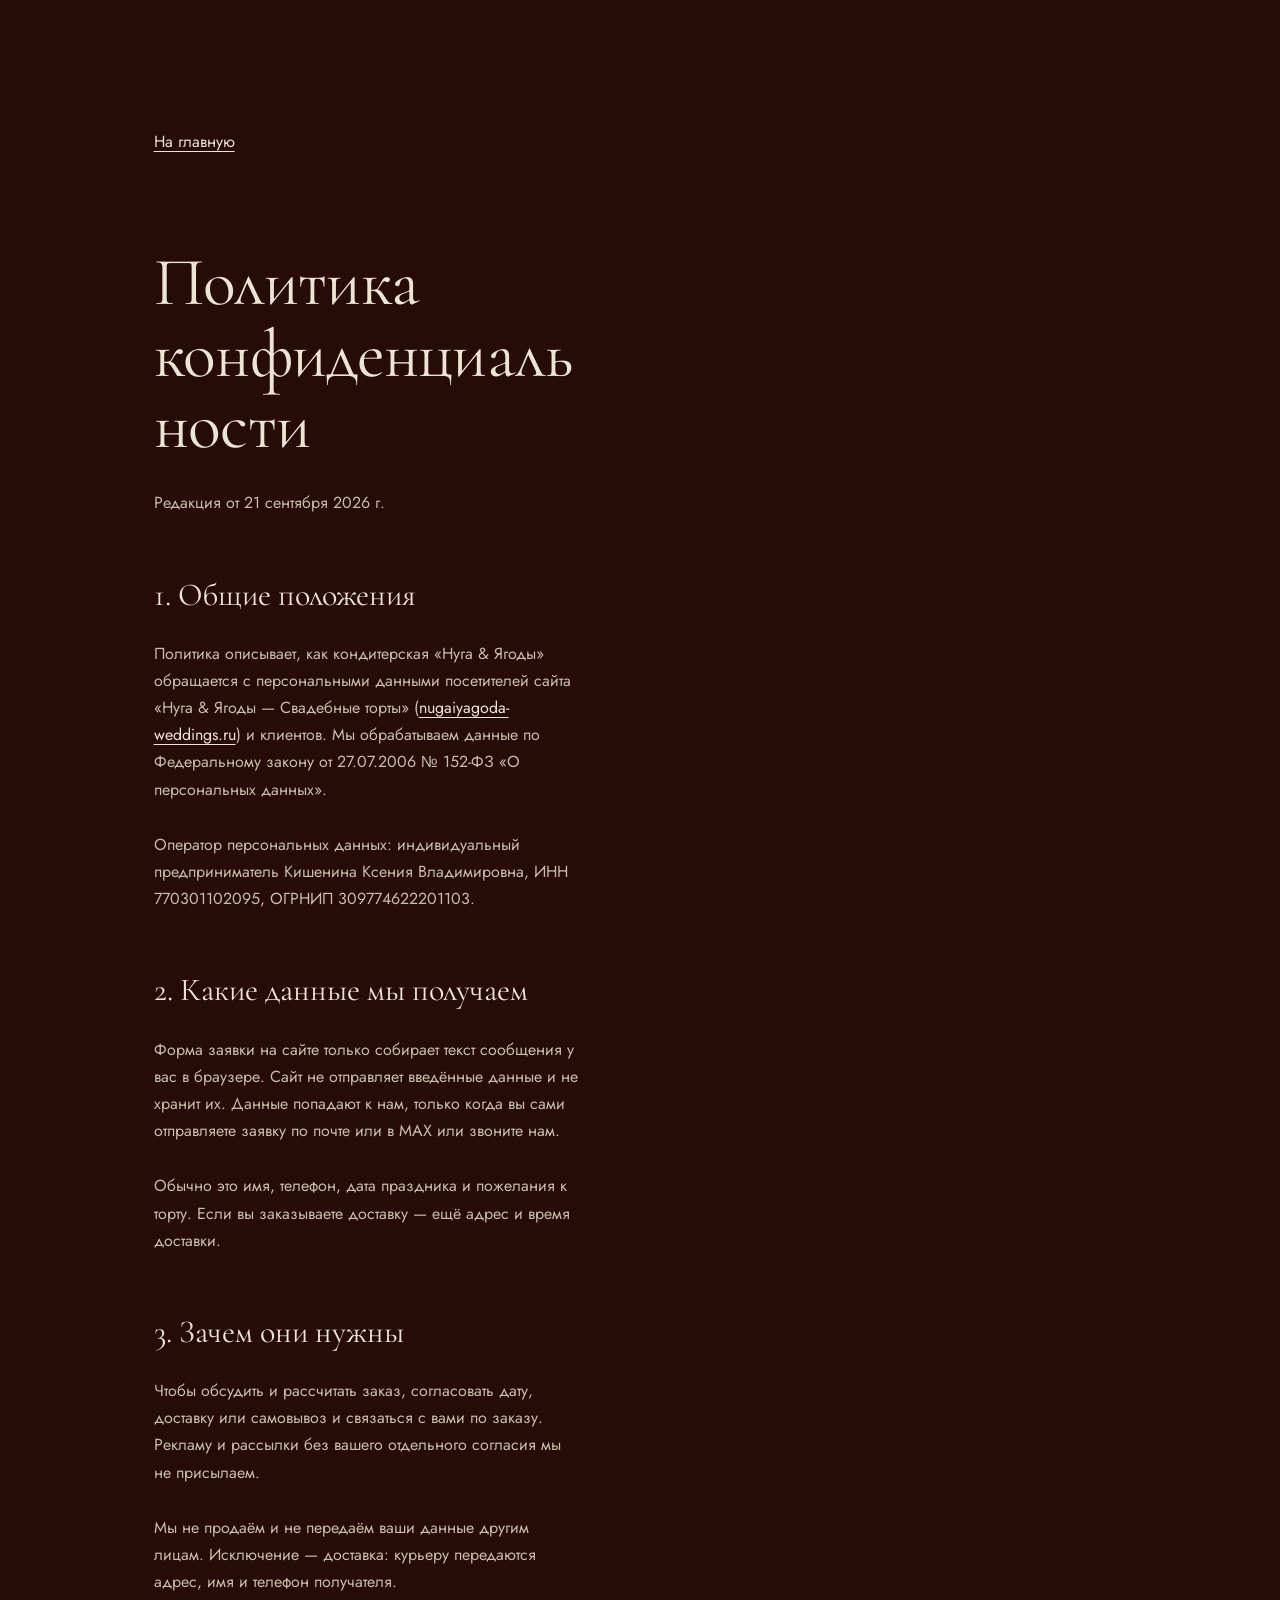
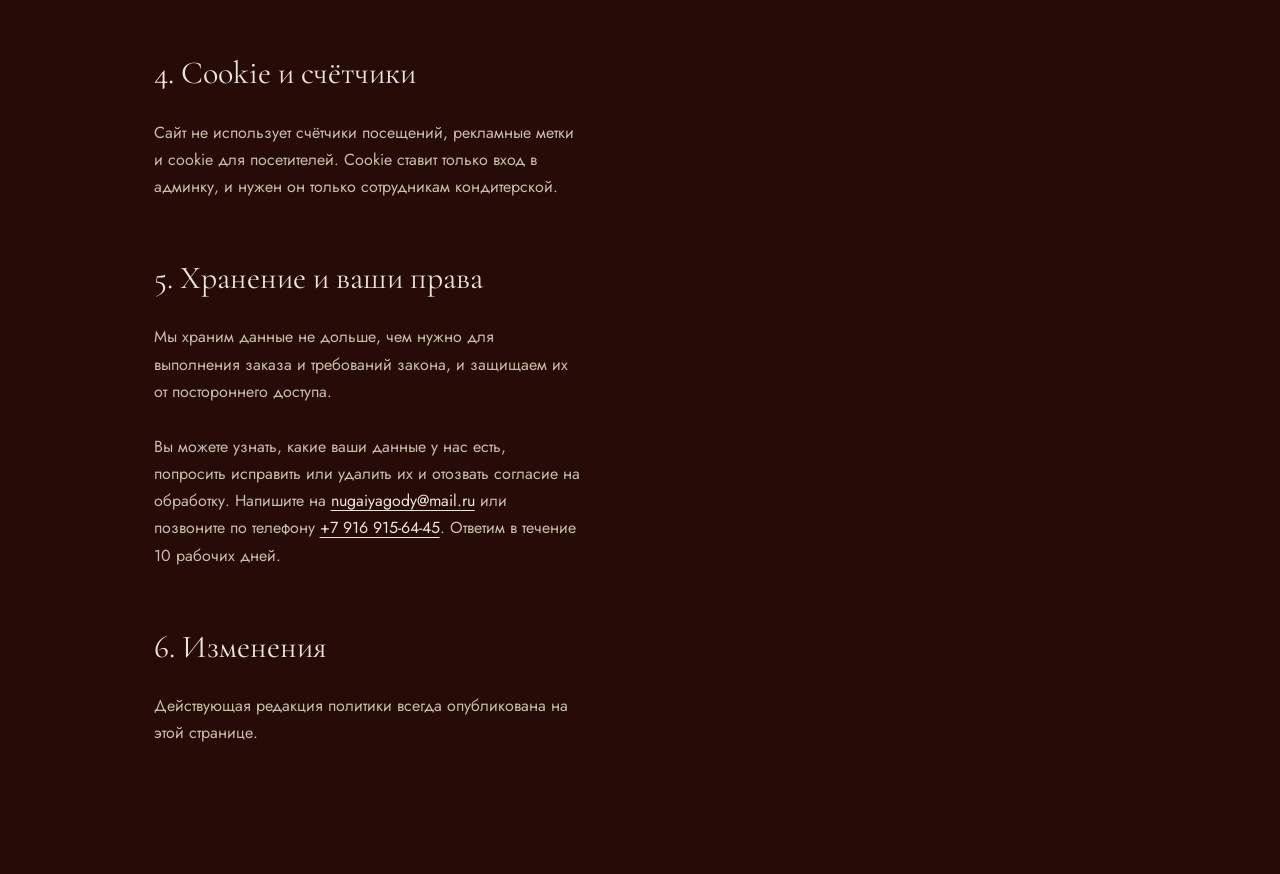
<file: privacy.html>
<!DOCTYPE html>
<html lang="ru">
<head>
  <meta charset="utf-8">
  <meta name="viewport" content="width=device-width, initial-scale=1, viewport-fit=cover">
  <title>Политика конфиденциальности | Нуга &amp; Ягоды — Свадебные торты</title>
  <meta name="description" content="Как сайт «Нуга &amp; Ягоды — Свадебные торты» обращается с персональными данными посетителей и клиентов.">
  <meta name="robots" content="noindex">
  <meta name="theme-color" content="#1a0805">
  <link rel="icon" href="assets/img/favicon-32.png" sizes="32x32" type="image/png">
  <link rel="stylesheet" href="css/style.css">
  <style>
    .doc { display: grid; gap: 28px; max-width: 46rem; }
    .doc h2 { margin-top: 32px; font: 400 2rem/1.1 var(--serif); }
    .doc p, .doc li { color: var(--cream-muted); }
    .doc ul { display: grid; gap: 10px; }
    .doc a { color: var(--cream); text-underline-offset: 4px; }
    .doc { overflow-wrap: anywhere; }
    .back { display: inline-block; margin-bottom: 64px; color: var(--copper); text-underline-offset: 6px; }
  </style>
</head>
<body>
  <main class="block">
    <div class="container doc">
      <a class="back" href="index.html">На главную</a>
      <h1 class="block__title block__title--md">Политика конфиденциальности</h1>
      <p>Редакция от 21 сентября 2026 г.</p>
      <h2>1. Общие положения</h2>
      <p>Политика описывает, как кондитерская «Нуга &amp; Ягоды» обращается с персональными данными посетителей сайта «Нуга &amp; Ягоды — Свадебные торты» (<a href="https://nugaiyagoda-weddings.ru/">nugaiyagoda-weddings.ru</a>) и клиентов. Мы обрабатываем данные по Федеральному закону от 27.07.2006 № 152-ФЗ «О персональных данных».</p>
      <p>Оператор персональных данных: индивидуальный предприниматель Кишенина Ксения Владимировна, ИНН 770301102095, ОГРНИП 309774622201103.</p>
      <h2>2. Какие данные мы получаем</h2>
      <p>Форма заявки на сайте только собирает текст сообщения у вас в браузере. Сайт не отправляет введённые данные и не хранит их. Данные попадают к нам, только когда вы сами отправляете заявку по почте или в MAX или звоните нам.</p>
      <p>Обычно это имя, телефон, дата праздника и пожелания к торту. Если вы заказываете доставку — ещё адрес и время доставки.</p>
      <h2>3. Зачем они нужны</h2>
      <p>Чтобы обсудить и рассчитать заказ, согласовать дату, доставку или самовывоз и связаться с вами по заказу. Рекламу и рассылки без вашего отдельного согласия мы не присылаем.</p>
      <p>Мы не продаём и не передаём ваши данные другим лицам. Исключение — доставка: курьеру передаются адрес, имя и телефон получателя.</p>
      <h2>4. Cookie и счётчики</h2>
      <p>Сайт не использует счётчики посещений, рекламные метки и cookie для посетителей. Cookie ставит только вход в админку, и нужен он только сотрудникам кондитерской.</p>
      <h2>5. Хранение и ваши права</h2>
      <p>Мы храним данные не дольше, чем нужно для выполнения заказа и требований закона, и защищаем их от постороннего доступа.</p>
      <p>Вы можете узнать, какие ваши данные у нас есть, попросить исправить или удалить их и отозвать согласие на обработку. Напишите на <a href="mailto:nugaiyagody@mail.ru?subject=Заявка%20с%20сайта%20«Нуга%20%26%20Ягоды%20—%20Свадебные%20торты»">nugaiyagody@mail.ru</a> или позвоните по телефону <a href="tel:+79169156445">+7 916 915-64-45</a>. Ответим в течение 10 рабочих дней.</p>
      <h2>6. Изменения</h2>
      <p>Действующая редакция политики всегда опубликована на этой странице.</p>
    </div>
  </main>
</body>
</html>
</file>
<file: css/style.css>
/* Нуга & Ягоды. Свадьба
   Тёмная коричневая палитра с макета первого экрана. Mobile first: 640 / 900 / 1100 / 1440px. */

/* ---------- Шрифты ---------- */
@font-face {
  font-family: "Cormorant Garamond"; font-style: normal; font-weight: 400; font-display: swap;
  src: url("../assets/fonts/cormorant-garamond-cyrillic-400-normal.ttf") format("truetype");
}
@font-face {
  font-family: "Oranienbaum"; font-style: normal; font-weight: 400; font-display: swap;
  src: url("../assets/fonts/oranienbaum-cyrillic-400-normal.woff2") format("woff2");
  unicode-range: U+0301, U+0400-045F, U+0490-0491, U+04B0-04B1, U+2116;
}
@font-face {
  font-family: "Oranienbaum"; font-style: normal; font-weight: 400; font-display: swap;
  src: url("../assets/fonts/oranienbaum-latin-400-normal.woff2") format("woff2");
  unicode-range: U+0000-00FF, U+0131, U+0152-0153, U+02BB-02BC, U+02C6, U+02DA, U+02DC, U+0304, U+0308, U+0329, U+2000-206F, U+20AC, U+2122, U+2191, U+2193, U+2212, U+2215, U+FEFF, U+FFFD;
}
@font-face {
  font-family: "Oranienbaum"; font-style: normal; font-weight: 400; font-display: swap;
  src: url("../assets/fonts/oranienbaum-latin-ext-400-normal.woff2") format("woff2");
  unicode-range: U+0100-02BA, U+02BD-02C5, U+02C7-02CC, U+02CE-02D7, U+02DD-02FF, U+0304, U+0308, U+0329, U+1D00-1DBF, U+1E00-1E9F, U+1EF2-1EFF, U+2020, U+20A0-20AB, U+20AD-20C0, U+2113, U+2C60-2C7F, U+A720-A7FF;
}
@font-face {
  font-family: "Cormorant Garamond"; font-style: italic; font-weight: 300 700; font-display: swap;
  src: url("../assets/fonts/cormorant-garamond-cyrillic-wght-italic.woff2") format("woff2");
  unicode-range: U+0301, U+0400-045F, U+0490-0491, U+04B0-04B1, U+2116;
}
@font-face {
  font-family: "Cormorant Garamond"; font-style: italic; font-weight: 300 700; font-display: swap;
  src: url("../assets/fonts/cormorant-garamond-latin-wght-italic.woff2") format("woff2");
  unicode-range: U+0000-00FF, U+0131, U+0152-0153, U+02BB-02BC, U+02C6, U+02DA, U+02DC, U+0304, U+0308, U+0329, U+2000-206F, U+20AC, U+2122, U+2191, U+2193, U+2212, U+2215, U+FEFF, U+FFFD;
}
@font-face {
  font-family: "Jost"; font-style: normal; font-weight: 100 900; font-display: swap;
  src: url("../assets/fonts/jost-cyrillic-wght-normal.woff2") format("woff2");
  unicode-range: U+0301, U+0400-045F, U+0490-0491, U+04B0-04B1, U+2116;
}
@font-face {
  font-family: "Jost"; font-style: normal; font-weight: 100 900; font-display: swap;
  src: url("../assets/fonts/jost-latin-wght-normal.woff2") format("woff2");
  unicode-range: U+0000-00FF, U+0131, U+0152-0153, U+02BB-02BC, U+02C6, U+02DA, U+02DC, U+0304, U+0308, U+0329, U+2000-206F, U+20AC, U+2122, U+2191, U+2193, U+2212, U+2215, U+FEFF, U+FFFD;
}
@font-face {
  font-family: "Jost"; font-style: normal; font-weight: 100 900; font-display: swap;
  src: url("../assets/fonts/jost-latin-ext-wght-normal.woff2") format("woff2");
  unicode-range: U+0100-02BA, U+02BD-02C5, U+02C7-02CC, U+02CE-02D7, U+02DD-02FF, U+0304, U+0308, U+0329, U+1D00-1DBF, U+1E00-1E9F, U+1EF2-1EFF, U+2020, U+20A0-20AB, U+20AD-20C0, U+2113, U+2C60-2C7F, U+A720-A7FF;
}

/* ---------- Токены ---------- */
:root {
  /* коричневые фоны, от глубокого к приподнятому */
  --bg-deep: #260b07;
  --bg: #260b07;
  --bg-rgb: 38 11 7;
  --bg-cocoa: #260b07;
  --raise: #260b07;
  --cream: #ede5d3;
  --cream-muted: #c7bea9;
  --copper: #c88b5f;
  --line: rgb(237 229 211 / .11);
  --line-strong: rgb(237 229 211 / .24);
  --error: #ff9d8f;

  --serif: "Cormorant Garamond", Georgia, serif;
  --italic: "Cormorant Garamond", Georgia, serif;
  --sans: "Jost", "Segoe UI", Roboto, Arial, sans-serif;

  --gutter: 20px;
  --section-y: 96px;
  --head-gap: 40px;
  --header-h: 72px;
  --ease: cubic-bezier(.22, .61, .36, 1);
  color-scheme: dark;
}
@media (min-width: 640px) {
  :root { --gutter: 40px; --section-y: 120px; --head-gap: 48px; }
}
@media (min-width: 1100px) {
  :root { --gutter: clamp(96px, 12vw, 224px); --section-y: clamp(128px, 9vw, 168px); --head-gap: clamp(56px, 4.4vw, 80px); --header-h: 88px; }
}

/* ---------- База ---------- */
*, *::before, *::after { box-sizing: border-box; }
html { -webkit-text-size-adjust: 100%; text-size-adjust: 100%; scroll-behavior: smooth; scroll-padding-top: var(--header-h); }
body {
  margin: 0; background: var(--bg); color: var(--cream);
  font: 400 1rem/1.7 var(--sans);
  -webkit-font-smoothing: antialiased; -moz-osx-font-smoothing: grayscale;
  overflow-x: hidden;
}
img, svg, video { display: block; max-width: 100%; }
img { height: auto; }
a { color: inherit; }
button, input, textarea { font: inherit; color: inherit; }
button { cursor: pointer; }
h1, h2, h3, p, ul, ol, dl, dd, figure { margin: 0; }
ul, ol { padding: 0; list-style: none; }
:focus-visible { outline: 1.5px solid var(--copper); outline-offset: 4px; }
[hidden] { display: none !important; }
::selection { background: var(--copper); color: var(--bg-deep); }

.visually-hidden { position: absolute !important; width: 1px; height: 1px; margin: -1px; padding: 0; overflow: hidden; clip: rect(0 0 0 0); white-space: nowrap; border: 0; }
.skip { position: absolute; left: 16px; top: -100px; z-index: 100; padding: 12px 20px; border-radius: 999px; background: var(--cream); color: var(--bg); }
.skip:focus { top: 12px; }
.container { width: 100%; padding-inline: var(--gutter); }
.icon { width: 22px; height: 22px; fill: none; stroke: currentColor; stroke-width: 1.4; stroke-linecap: round; stroke-linejoin: round; }

/* ---------- Кнопки (как на макете: светлая пилюля со стрелкой) ---------- */
.btn {
  display: inline-flex; align-items: center; justify-content: center; gap: 18px;
  min-height: 52px; padding: 0 28px; border: 0; border-radius: 999px;
  font: 450 .9375rem/1.2 var(--sans); letter-spacing: .01em; text-decoration: none; text-align: center;
  transition: background-color .35s var(--ease), color .35s var(--ease), box-shadow .35s var(--ease);
}
.btn .icon { width: 20px; height: 20px; flex: none; transition: transform .35s var(--ease); }
.btn:hover .icon { transform: translateX(5px); }
.btn--cream { background: var(--cream); color: var(--bg); }
.btn--cream:hover { background: #f5efdf; }
.btn--ghost { background: transparent; color: var(--cream); box-shadow: inset 0 0 0 1px var(--line-strong); }
.btn--ghost:hover { box-shadow: inset 0 0 0 1px var(--cream); }
.btn--ghost[aria-pressed="true"] { background: var(--raise); box-shadow: inset 0 0 0 1px var(--copper); color: var(--cream); }
.actions { display: flex; flex-wrap: wrap; gap: 14px 18px; }
.actions .btn { flex: 1 1 100%; }
@media (min-width: 640px) { .actions .btn { flex: 0 0 auto; } }

.round {
  width: 48px; height: 48px; flex: none; border-radius: 50%; border: 0; background: none; color: var(--cream);
  display: grid; place-items: center; box-shadow: inset 0 0 0 1px var(--line-strong);
  font: 300 1.75rem/1 var(--sans); transition: box-shadow .3s var(--ease), background-color .3s;
}
.round:hover { box-shadow: inset 0 0 0 1px var(--cream); }
.round .icon { width: 20px; height: 20px; }

/* ---------- Шапка ---------- */
.header { position: fixed; inset: 0 0 auto; z-index: 50; transition: background-color .4s var(--ease), box-shadow .4s var(--ease); }
.header.is-scrolled, .header.is-open { background: var(--bg); box-shadow: 0 1px 0 var(--line); }
.header__row { display: flex; align-items: center; justify-content: space-between; gap: 24px; height: var(--header-h); }
.logo { display: inline-flex; align-items: center; gap: 12px; text-decoration: none; }
.logo__mark { width: 44px; height: 44px; flex: none; border-radius: 50%; border: 1px solid var(--copper); display: grid; place-items: center; }
.logo__mark img { width: 30px; height: 30px; }
.logo__text { display: grid; line-height: 1; }
.logo__name { font: 400 1.5rem/1 var(--serif); white-space: nowrap; }
.logo__name span { font-family: var(--italic); font-style: italic; color: var(--copper); }
.logo__sub { margin-top: 6px; font: 400 .6875rem/1 var(--sans); letter-spacing: .34em; text-transform: uppercase; color: var(--copper); }
.nav, .header__phone { display: none; }

.burger { position: relative; width: 48px; height: 48px; margin-right: -12px; border: 0; background: none; }
.burger span, .burger::before, .burger::after { content: ""; position: absolute; left: 14px; right: 14px; height: 1px; background: currentColor; transition: transform .35s var(--ease), opacity .2s; }
.burger::before { top: 19px; } .burger span { top: 24px; } .burger::after { top: 29px; }
.header.is-open .burger::before { transform: translateY(5px) rotate(45deg); }
.header.is-open .burger span { opacity: 0; }
.header.is-open .burger::after { transform: translateY(-5px) rotate(-45deg); }

.menu {
  position: fixed; inset: var(--header-h) 0 0; z-index: 49; display: flex; flex-direction: column; gap: 40px;
  padding: 40px var(--gutter) calc(40px + env(safe-area-inset-bottom, 0px)); background: var(--bg); overflow-y: auto;
  opacity: 0; visibility: hidden; transition: opacity .35s var(--ease), visibility 0s .35s;
}
.menu.is-open { opacity: 1; visibility: visible; transition-delay: 0s; }
.menu__list a { display: block; padding: 12px 0; font: 400 2rem/1.15 var(--serif); text-decoration: none; }
.menu__foot { display: grid; gap: 20px; margin-top: auto; }
.menu__phone { display: inline-flex; align-items: center; min-height: 48px; font: 400 1.5rem/1 var(--serif); text-decoration: none; }

@media (min-width: 1024px) {
  .burger, .menu { display: none; }
  .nav { display: flex; gap: clamp(32px, 3.4vw, 64px); }
  .nav a, .header__phone { font: 400 .9375rem/1 var(--sans); padding: 10px 0; text-decoration: underline transparent; text-decoration-thickness: 1px; text-underline-offset: 8px; transition: text-decoration-color .4s var(--ease); }
  .nav a:hover, .header__phone:hover { text-decoration-color: var(--copper); }
  .header__phone { display: inline-block; white-space: nowrap; }
}
@media (min-width: 1100px) {
  .logo { gap: 18px; }
  .logo__mark { width: 56px; height: 56px; }
  .logo__mark img { width: 38px; height: 38px; }
  .logo__name { font-size: 1.75rem; }
  .logo__sub { font-size: .75rem; margin-top: 8px; }
}

/* ---------- Первый экран со слайдером ---------- */
.hero { position: relative; overflow: hidden; background: var(--bg); padding-top: var(--header-h); }
.hero__slides { position: relative; aspect-ratio: 760 / 860; max-height: 72svh; width: 100%; touch-action: pan-y; }
.hero__slides::after { content: ""; position: absolute; inset: auto 0 0; height: 38%; background: linear-gradient(to top, var(--bg), rgb(var(--bg-rgb) / 0)); pointer-events: none; }
.slide { position: absolute; inset: 0; opacity: 0; transition: opacity 1.4s var(--ease); }
.slide.is-active { opacity: 1; }
.slide--full img { width: 100%; height: 100%; object-fit: cover; object-position: 50% 30%; }
/* Фото на чёрном: свой фон внутри слайда, lighten растворяет чёрный, маска гасит края */
.slide--cut { background: var(--bg); }
.slide--cut img {
  position: absolute; inset: 6% 8% 4%; width: 84%; height: 90%; object-fit: contain; object-position: 50% 100%;
  mix-blend-mode: lighten;
  -webkit-mask-image: radial-gradient(closest-side, #000 70%, transparent 100%); mask-image: radial-gradient(closest-side, #000 70%, transparent 100%);
}
.hero__body { position: relative; z-index: 2; margin-top: -64px; padding-bottom: 48px; }
.hero__content { display: grid; gap: 0; }
.hero__title { font: 400 clamp(2.375rem, 1.4rem + 3vw, 4.5rem)/1 var(--serif); letter-spacing: -0.01em; max-width: 11.5em; text-wrap: balance; }
.hero__title em { font-family: var(--italic); font-style: italic; font-weight: 400; }
.hero__lead { max-width: 30em; color: var(--cream-muted); font-size: clamp(1rem, .95rem + .2vw, 1.125rem); }
.hero__eyebrow { margin-bottom: 10px; font: 400 .9375rem/1 var(--sans); color: var(--copper); }
.hero__lead { margin-top: 16px; }
.hero__content .actions { margin-top: 24px; }

.hero__foot { position: relative; z-index: 2; display: flex; flex-wrap: wrap; align-items: center; gap: 16px 32px; padding-top: 8px; padding-bottom: 40px; }
.hero__dots { display: flex; gap: 6px; }
.hero__dots button { width: 48px; height: 44px; padding: 0; border: 0; background: none; display: grid; align-items: center; }
.hero__dots span { position: relative; display: block; height: 1px; background: var(--line-strong); overflow: hidden; }
.hero__dots span::after { content: ""; position: absolute; inset: 0; background: var(--cream); transform: scaleX(0); transform-origin: left; }
.hero__dots .is-active span::after { animation: fill var(--slide-time, 7s) linear forwards; }
.hero.is-paused .hero__dots .is-active span::after { animation-play-state: paused; }
.hero__dots .is-done span::after { transform: scaleX(1); }
@keyframes fill { to { transform: scaleX(1); } }
.hero__caption { font: 400 1rem/1.3 var(--serif); }
.hero__caption-meta { margin-left: 10px; font: 400 .875rem/1 var(--sans); color: var(--cream-muted); }
.hero__city { font-size: .9375rem; color: var(--copper); }
.hero__service-bar { display: flex; align-items: center; gap: clamp(14px, 2vw, 30px); color: var(--cream); }
.hero__service-bar p { flex: none; font: 400 clamp(1rem, .9rem + .35vw, 1.25rem)/1.2 var(--serif); white-space: nowrap; }
.hero__service-bar p span { padding-inline: .2em; color: var(--copper); }
.hero__service-line { display: block; width: clamp(28px, 5vw, 90px); height: 1px; background: var(--line-strong); }
.slide--reference img { object-position: center; }

@media (min-width: 900px) {
  .hero { min-height: min(100svh, 1120px); display: flex; flex-direction: column; }
  .hero__slides { position: absolute; inset: 0; aspect-ratio: auto; max-height: none; }
  .hero__slides::after { inset: 0; height: auto; background:
    linear-gradient(90deg, rgb(var(--bg-rgb) / .88) 0%, rgb(var(--bg-rgb) / .4) 36%, rgb(var(--bg-rgb) / 0) 56%),
    linear-gradient(to top, rgb(var(--bg-rgb) / .8) 0%, rgb(var(--bg-rgb) / 0) 24%); }
  .slide--full img { object-position: 76% 50%; }
  .slide--reference img { object-position: center; }
  .slide--cut img { inset: calc(var(--header-h) + 4%) var(--gutter) 9% auto; width: 50%; height: calc(87% - var(--header-h)); }
  .hero__body { flex: 1; display: flex; align-items: center; margin-top: 0; padding-block: 64px; }
  .hero__content { max-width: min(50%, 640px); gap: 0; }
  .hero__foot { flex-wrap: nowrap; gap: 48px; padding-bottom: 48px; }
  .hero__caption { font-size: 1.125rem; }
  .hero__city { margin-left: auto; }
}
@media (min-width: 1440px) {
  .slide--full img { object-position: 68% 50%; }
}

/* ---------- Блоки ---------- */
.block { padding-block: var(--section-y); background: var(--bg); overflow-x: clip; }
.block--cocoa { background: var(--bg-cocoa); }
.block__head { display: grid; gap: 20px; margin-bottom: var(--head-gap); }
.block__title { font: 400 clamp(2.25rem, 1.5rem + 2.6vw, 4.25rem)/1 var(--serif); letter-spacing: -0.01em; max-width: 16em; text-wrap: balance; }
.block__title--md { font-size: clamp(1.875rem, 1.4rem + 1.6vw, 3rem); line-height: 1.05; }
.block__sub { max-width: 26em; font: 400 clamp(1.25rem, 1.1rem + .5vw, 1.625rem)/1.4 var(--serif); color: var(--cream-muted); text-wrap: pretty; }
.block__aside { max-width: 26em; color: var(--cream-muted); }
.block__cta { margin-top: clamp(40px, 4vw, 64px); }
.pp { margin-top: clamp(48px, 5vw, 80px); font: 400 clamp(1.375rem, 1.2rem + .7vw, 1.875rem)/1.25 var(--serif); max-width: 22em; }
.pp::before { content: ""; display: block; width: 40px; height: 1px; margin-bottom: 20px; background: var(--copper); }

@media (min-width: 1100px) {
  .block__head { grid-template-columns: minmax(0, 1fr) minmax(280px, 26em); align-items: end; column-gap: 96px; }
  .block__head--stack { grid-template-columns: 1fr; }
}

/* ---------- Каталог: плитки ---------- */
.cakes { display: grid; grid-template-columns: repeat(2, minmax(0, 1fr)); gap: 36px 12px; }
.cake { display: flex; flex-direction: column; gap: 8px; min-width: 0; }
.cake__photo { position: relative; aspect-ratio: 1; overflow: hidden; background: #1a0805; margin-bottom: 6px; }
.cake__photo img { width: 100%; height: 100%; object-fit: cover; transition: transform 1s var(--ease); }
.cake:hover .cake__photo img { transform: scale(1.04); }
.cake__photo::after {
  content: ""; position: absolute; top: 10px; right: 10px; width: 30px; height: 30px; border-radius: 50%;
  background: var(--cream) url("data:image/svg+xml,%3Csvg xmlns='http://www.w3.org/2000/svg' viewBox='0 0 24 24' fill='none' stroke='%231a0805' stroke-width='2.4' stroke-linecap='round' stroke-linejoin='round'%3E%3Cpath d='M5 12.5l4.5 4.5L19 7.5'/%3E%3C/svg%3E") center / 16px no-repeat;
  transform: scale(0); transition: transform .35s var(--ease);
}
.cake.is-picked .cake__photo::after { transform: scale(1); }
.cake__title { font: 400 1.0625rem/1.25 var(--serif); text-wrap: balance; }
.cake__meta { font-size: .8125rem; color: var(--cream-muted); }
.cake__buy { display: flex; flex-wrap: wrap; align-items: center; justify-content: space-between; gap: 8px 12px; margin-top: auto; padding-top: 6px; }
.cake__price { font-size: .9375rem; font-weight: 500; white-space: nowrap; }
.cake__want {
  position: relative; display: inline-flex; align-items: center; gap: 8px; min-height: 40px; padding: 0 14px 0 16px; border: 0; border-radius: 999px;
  background: transparent; color: var(--cream); box-shadow: inset 0 0 0 1px var(--line-strong); font: 450 .8125rem/1 var(--sans);
  transition: background-color .3s var(--ease), color .3s var(--ease), box-shadow .3s var(--ease);
}
.cake__want:hover { box-shadow: inset 0 0 0 1px var(--cream); }
.cake__want-icon { position: relative; width: 12px; height: 12px; }
.cake__want-icon::before, .cake__want-icon::after { content: ""; position: absolute; left: 50%; top: 50%; width: 12px; height: 1.5px; background: currentColor; transform: translate(-50%, -50%); transition: transform .3s var(--ease); }
.cake__want-icon::after { transform: translate(-50%, -50%) rotate(90deg); }
.cake__want[aria-pressed="true"] { background: var(--cream); color: var(--bg); box-shadow: none; }
.cake__want[aria-pressed="true"] .cake__want-icon::before { transform: translate(-80%, 10%) rotate(45deg) scaleX(.5); }
.cake__want[aria-pressed="true"] .cake__want-icon::after { transform: translate(-30%, -40%) rotate(-50deg) scaleX(.92); }
.cakes__more { margin-top: clamp(48px, 5vw, 72px); }
@media (min-width: 640px) { .cakes { grid-template-columns: repeat(3, minmax(0, 1fr)); gap: 48px 20px; } .cake__title { font-size: 1.1875rem; } }
@media (min-width: 1100px) { .cakes { grid-template-columns: repeat(4, minmax(0, 1fr)); gap: 56px 24px; } }

/* ---------- Дегустационный сет ---------- */
.tasting__grid { display: grid; gap: 64px; }
.tasting__text { display: grid; gap: 32px; align-content: start; justify-items: start; }
.tasting__text > p { max-width: 32em; font-size: clamp(1rem, .95rem + .2vw, 1.125rem); color: var(--cream-muted); }
.tasting__inside { width: 100%; max-width: 34em; }
.tasting__inside div { display: grid; gap: 6px; padding: 26px 0; border-top: 1px solid var(--line); }
.tasting__inside div:last-child { border-bottom: 1px solid var(--line); }
.tasting__inside dt { font-size: .875rem; color: var(--copper); }
.tasting__inside dd { font: 400 clamp(1.25rem, 1.1rem + .5vw, 1.5rem)/1.35 var(--serif); }
.lineup { display: grid; grid-template-columns: repeat(2, 1fr); gap: 56px 16px; align-items: end; padding-bottom: 32px; border-bottom: 1px solid var(--line); }
.lineup li { display: grid; justify-items: center; gap: 20px; text-align: center; }
.lineup img { height: clamp(170px, 42vw, 240px); width: auto; object-fit: contain; filter: drop-shadow(0 28px 26px rgb(0 0 0 / .6)); }
.lineup span { font: 400 1.0625rem/1.2 var(--serif); color: var(--cream-muted); }
.set-video { position: relative; aspect-ratio: 16 / 9; overflow: hidden; background: var(--bg-deep); }
.set-video img, .set-video video { width: 100%; height: 100%; object-fit: cover; }
.set-video__play { position: absolute; inset: 0; display: grid; place-items: center; border: 0; background: rgb(0 0 0 / .2); }
.set-video__play span { display: grid; place-items: center; width: 96px; height: 96px; border-radius: 50%; background: var(--cream); color: var(--bg); }
.set-video__play svg { width: 28px; height: 28px; margin-left: 4px; fill: currentColor; }
@media (min-width: 1100px) {
  .tasting__grid { grid-template-columns: minmax(0, .9fr) minmax(0, 1.1fr); gap: clamp(56px, 6vw, 112px); align-items: end; }
  .lineup { grid-template-columns: repeat(4, 1fr); }
  .lineup img { height: clamp(220px, 18vw, 340px); }
}

/* ---------- Начинки: поворотный стенд ---------- */
.wheel { display: grid; justify-items: center; text-align: center; }
.wheel__stage {
  position: relative; width: 100%; height: clamp(320px, 92vw, 440px);
  cursor: grab; touch-action: pan-y; user-select: none; -webkit-user-select: none; isolation: isolate;
}
.wheel__stage:active { cursor: grabbing; }
.wheel__stage:focus-visible { outline: none; }
.wheel__stage::after {
  /* подставка: тонкая дуга под срезами */
  content: ""; position: absolute; left: 50%; bottom: 0; width: min(140%, 1500px); aspect-ratio: 5 / 1;
  transform: translate(-50%, 50%); border-radius: 50%; border: 1px solid var(--line); pointer-events: none;
}
.wheel__track { position: absolute; inset: 0; }
.wheel__item { position: absolute; left: 50%; bottom: 6%; height: 90%; will-change: transform, opacity, filter; }
.wheel__item img { height: 100%; width: auto; max-width: none; object-fit: contain; pointer-events: none; filter: none; }
.wheel__controls { display: flex; align-items: center; gap: 24px; margin-top: 28px; }
.wheel__count { min-width: 80px; font: 400 1.125rem/1 var(--serif); color: var(--cream-muted); font-variant-numeric: tabular-nums; }
.wheel__count span { color: var(--cream); }
.wheel__info { display: grid; justify-items: center; gap: 16px; max-width: 36em; margin-top: 36px; }
.wheel__name { font: 400 clamp(1.875rem, 1.4rem + 1.8vw, 3rem)/1.05 var(--serif); text-wrap: balance; }
.wheel__desc { color: var(--cream-muted); font-size: 1rem; min-height: 3.4em; }
.wheel__price { color: var(--cream-muted); }
.wheel__price b { font: 400 1.375rem/1 var(--serif); color: var(--cream); }
.wheel__info .btn { margin-top: 8px; }
.wheel__limit { margin-top: 8px; color: var(--cream-muted); font-size: .9375rem; text-decoration: underline; text-underline-offset: 5px; }

.picked { display: grid; gap: 24px; justify-items: start; margin-top: clamp(48px, 5vw, 80px); padding-top: 32px; border-top: 1px solid var(--line); }
.picked__list { color: var(--cream-muted); max-width: 40em; }
.picked__list b { color: var(--cream); font-weight: 450; }
@media (min-width: 900px) {
  .wheel__stage { height: clamp(420px, 34vw, 560px); }
  .picked { grid-template-columns: minmax(0, 1fr) auto; align-items: center; }
}

/* ---------- Калькулятор ---------- */
.calc { margin-top: var(--section-y); padding-top: var(--section-y); border-top: 1px solid var(--line); }
.calc__title { margin-bottom: var(--head-gap); font: 400 clamp(1.875rem, 1.4rem + 1.6vw, 3rem)/1.05 var(--serif); }
.calc__panel { display: grid; border: 1px solid var(--line-strong); border-radius: 20px; overflow: hidden; }
.calc__form { display: grid; gap: 32px; padding: 28px 20px; }
.calc__label { display: block; margin-bottom: 12px; padding: 0; font-size: .8125rem; color: var(--cream-muted); }
.stepper { display: flex; align-items: stretch; width: 100%; max-width: 320px; height: 60px; border-radius: 999px; box-shadow: inset 0 0 0 1px var(--line-strong); }
.stepper button { width: 60px; flex: none; border: 0; background: none; color: var(--cream); font: 300 1.5rem/1 var(--sans); border-radius: 999px; transition: background-color .2s; }
.stepper button:hover { background: var(--raise); }
.stepper input { flex: 1; min-width: 0; border: 0; background: none; text-align: center; color: var(--cream); font: 400 1.75rem/1 var(--serif); -moz-appearance: textfield; appearance: textfield; }
.stepper input::-webkit-outer-spin-button, .stepper input::-webkit-inner-spin-button { -webkit-appearance: none; margin: 0; }
.stepper input:focus { outline: none; }
.stepper:focus-within { box-shadow: inset 0 0 0 1px var(--copper); }
.presets { display: flex; flex-wrap: wrap; gap: 8px; margin-top: 14px; }
.presets button { min-width: 52px; height: 40px; padding: 0 14px; border: 0; border-radius: 999px; background: none; color: var(--cream-muted); box-shadow: inset 0 0 0 1px var(--line); font: 450 .875rem/1 var(--sans); transition: background-color .2s, color .2s, box-shadow .2s; }
.presets button:hover { color: var(--cream); box-shadow: inset 0 0 0 1px var(--line-strong); }
.presets button[aria-pressed="true"] { background: var(--cream); color: var(--bg); box-shadow: none; }
.calc__mode { display: grid; gap: 8px; margin: 0; padding: 0; border: 0; }
.calc__mode label { position: relative; cursor: pointer; }
.calc__mode input { position: absolute; inset: 0; opacity: 0; margin: 0; cursor: pointer; }
.calc__mode span { display: grid; gap: 2px; padding: 14px 18px 14px 48px; border-radius: 14px; box-shadow: inset 0 0 0 1px var(--line); font-size: .875rem; color: var(--cream-muted); transition: box-shadow .2s, background-color .2s; }
.calc__mode span::before { content: ""; position: absolute; left: 18px; top: 18px; width: 16px; height: 16px; border-radius: 50%; box-shadow: inset 0 0 0 1px var(--line-strong); transition: box-shadow .2s; }
.calc__mode b { font-weight: 500; font-size: 1rem; color: var(--cream); }
.calc__mode input:checked + span { background: var(--raise); box-shadow: inset 0 0 0 1px var(--copper); }
.calc__mode input:checked + span::before { box-shadow: inset 0 0 0 5px var(--copper); }
.calc__mode input:focus-visible + span { outline: 1.5px solid var(--copper); outline-offset: 3px; }
.calc__result { display: grid; align-content: center; gap: 6px; padding: 28px 20px; background: var(--raise); border-top: 1px solid var(--line); }
.calc__kg { font: 400 clamp(3rem, 2.2rem + 3vw, 4.75rem)/1 var(--serif); font-variant-numeric: lining-nums; }
.calc__formula { color: var(--cream-muted); font-size: .9375rem; font-variant-numeric: tabular-nums; }
@media (min-width: 900px) {
  .calc__panel { grid-template-columns: minmax(0, 1.25fr) minmax(0, 1fr); }
  .calc__form { padding: 40px; grid-template-columns: 1fr 1fr; gap: 40px; align-items: start; }
  .calc__result { padding: 40px; border-top: 0; border-left: 1px solid var(--line); }
}

.weights { width: 100%; margin-top: clamp(48px, 5vw, 72px); border-collapse: collapse; font-variant-numeric: lining-nums tabular-nums; }
.weights caption { padding-bottom: 20px; text-align: left; font: 400 clamp(1.25rem, 1.1rem + .5vw, 1.5rem)/1.3 var(--serif); color: var(--cream-muted); }
.weights caption::after { content: " ↓"; color: var(--copper); }
.weights th, .weights td { padding: 16px 12px; text-align: left; border-bottom: 1px solid var(--line); vertical-align: bottom; }
.weights th:first-child { padding-left: 16px; }
.weights thead th { background: var(--raise); }
.weights thead th { font: 450 .8125rem/1.3 var(--sans); letter-spacing: .12em; text-transform: uppercase; color: var(--cream); border-bottom-color: var(--line-strong); }
.weights thead small { display: block; margin-top: 6px; font-size: .8125rem; letter-spacing: 0; text-transform: none; color: var(--cream-muted); font-weight: 350; }
.weights tbody th, .weights tbody td { font: 400 clamp(1.25rem, 1.1rem + .6vw, 1.625rem)/1 var(--serif); transition: color .3s var(--ease), background-color .3s var(--ease); }
.weights tbody tr.is-near th, .weights tbody tr.is-near td { background: rgb(200 139 95 / .08); }
.weights tbody th { color: var(--cream-muted); }
.weights tbody tr.is-near th, .weights tbody tr.is-near td { color: var(--copper); }
.calc__note { margin-top: 24px; font-size: .9375rem; color: var(--cream-muted); }

@media (min-width: 900px) {
  .calc__results { grid-template-columns: 1fr 1fr; }
}

/* ---------- Почему можно доверить нам свадебный торт ---------- */
.trust__grid { display: grid; gap: 48px; }
.trust__photo { margin: 0; aspect-ratio: 4 / 5; max-height: 72svh; background: var(--bg); } /* sticky создаёт свой слой: подложка нужна, чтобы lighten растворял чёрный фон фото */
.trust__photo img { width: 100%; height: 100%; object-fit: contain; object-position: 50% 100%; mix-blend-mode: lighten;
  -webkit-mask-image: linear-gradient(transparent, #000 10%, #000 88%, transparent); mask-image: linear-gradient(transparent, #000 10%, #000 88%, transparent); }
.trust__body { display: grid; gap: var(--head-gap); align-content: center; }
.facts li { display: flex; align-items: baseline; gap: 20px; padding: 22px 0; border-top: 1px solid var(--line); }
.facts li:last-child { border-bottom: 1px solid var(--line); }
.facts b { flex: 0 0 3.6em; font: 400 clamp(1.75rem, 1.4rem + 1.2vw, 2.5rem)/1 var(--serif); color: var(--copper); white-space: nowrap; font-variant-numeric: lining-nums; }
.facts span { min-width: 0; }
.facts span { font: 400 clamp(1.125rem, 1rem + .45vw, 1.5rem)/1.3 var(--serif); }
.trust .pp { margin-top: 0; }
@media (min-width: 1024px) {
  .trust__grid { grid-template-columns: minmax(0, .8fr) minmax(0, 1.2fr); gap: clamp(56px, 6vw, 120px); align-items: center; }
  .trust__photo { position: sticky; top: calc(var(--header-h) + 24px); }
}

/* ---------- Как проходит заказ ---------- */
.process { display: grid; gap: 40px; }
.process__aside { display: grid; gap: 32px; align-content: start; justify-items: start; }
.process__now { display: none; }
.steps li { display: grid; grid-template-columns: 3.2ch minmax(0, 1fr); gap: 4px 20px; padding: 28px 0; border-top: 1px solid var(--line); transition: opacity .5s var(--ease); }
.steps li:last-child { border-bottom: 1px solid var(--line); }
.steps__num { font: 400 1.125rem/1.6 var(--serif); color: var(--cream-muted); font-variant-numeric: lining-nums; transition: color .5s var(--ease); }
.steps h3 { font: 400 clamp(1.375rem, 1.2rem + .6vw, 1.875rem)/1.15 var(--serif); }
.steps p { margin-top: 8px; color: var(--cream-muted); max-width: 40em; }
.steps li.is-active .steps__num { color: var(--copper); }
@media (min-width: 1024px) {
  .process { grid-template-columns: minmax(0, .85fr) minmax(0, 1.15fr); gap: clamp(56px, 6vw, 120px); }
  .process__aside { position: sticky; top: calc(var(--header-h) + 40px); align-self: start; }
  /* крупный номер текущего шага: меняется при прокрутке */
  .process__now { display: flex; align-items: baseline; gap: 14px; margin: 8px 0 0; }
  .process__now span { font: 400 clamp(4.5rem, 3rem + 4vw, 6rem)/.9 var(--serif); color: var(--copper); font-variant-numeric: lining-nums; }
  .process__now span.is-swap { animation: step-swap .5s var(--ease); }
  .process__now small { font-size: .9375rem; color: var(--cream-muted); }
  /* неактивные шаги приглушены цветом, а не прозрачностью: контраст не ниже 4.5:1 */
  .steps li { padding: 40px 0; }
  .steps h3, .steps p { transition: color .5s var(--ease); }
  .steps li:not(.is-active) h3 { color: var(--cream-muted); }
  .steps li:not(.is-active) p { color: #988478; }
}
@keyframes step-swap { from { opacity: 0; transform: translateY(14px); } to { opacity: 1; transform: none; } }

/* ---------- Важно знать и доставка ---------- */
.terms__layout { display: grid; grid-template-areas: "heading" "list" "know"; gap: clamp(32px, 5vw, 72px); }
.terms__heading { grid-area: heading; }
.terms__area { margin-top: 12px; font: 400 clamp(1.125rem, 1rem + .3vw, 1.375rem)/1.35 var(--sans); color: #9d5d3d; }
.terms__list { grid-area: list; counter-reset: delivery-item; }
.terms__list li { display: grid; grid-template-columns: 4.2ch minmax(0, 1fr); gap: 20px; padding: 28px 0; border-top: 1px solid rgb(53 23 15 / .22); color: var(--editorial-ink); font: 400 clamp(1.375rem, 1.2rem + .6vw, 1.875rem)/1.2 var(--serif); }
.terms__list li:last-child { border-bottom: 1px solid rgb(53 23 15 / .22); }
.terms__list li::before { counter-increment: delivery-item; content: counter(delivery-item, decimal-leading-zero); color: #9d5d3d; font: 400 1.125rem/1.6 var(--serif); font-variant-numeric: lining-nums; }
.terms__know { min-width: 0; padding: clamp(26px, 3vw, 42px); background: #260b07; color: var(--cream); }
.terms__know { grid-area: know; }
.terms__know h3 { margin-bottom: 18px; font: 400 clamp(1.75rem, 1.4rem + .8vw, 2.25rem)/1.1 var(--serif); }
.terms__know li { display: grid; grid-template-columns: 1em minmax(0, 1fr); gap: 10px; padding-block: 10px; border-top: 1px solid rgb(237 229 211 / .22); font: 400 clamp(.9375rem, .85rem + .2vw, 1.0625rem)/1.4 var(--sans); }
.terms__know li::before { content: "—"; color: var(--copper); }
@media (min-width: 900px) {
  .terms__layout { grid-template-areas: "heading heading" "list know"; grid-template-columns: minmax(0, 1.15fr) minmax(0, .85fr); column-gap: clamp(56px, 6vw, 120px); align-items: start; }
  .terms__know { align-self: end; }
  .terms__list li { padding: 40px 0; }
}
.lines li { padding-block: 16px; border-top: 1px solid var(--line); color: var(--cream-muted); }
.lines li:last-child { border-bottom: 1px solid var(--line); }

/* ---------- Для свадебных и event-агентств ---------- */
.partners { display: grid; gap: 48px; }
.partners__head { display: grid; gap: 20px; align-content: start; }
.partners__body { display: grid; gap: 28px; align-content: start; justify-items: start; }
.partners__list { display: grid; gap: 4px; }
.partners__list li { font: 400 clamp(1.25rem, 1.1rem + .5vw, 1.625rem)/1.5 var(--serif); }
.partners__note { color: var(--cream-muted); max-width: 30em; }
.btn--call { gap: 14px; }
.partners__contact { display: grid; gap: 12px; width: max-content; max-width: 100%; justify-items: center; }
.partners__phone { padding-left: 0; color: var(--cream); font: 550 1.125rem/1.3 var(--sans); text-decoration: none; text-align: center; }
.partners__phone:hover { color: var(--copper); }
@media (min-width: 1024px) {
  .partners { grid-template-columns: minmax(0, 1.1fr) minmax(0, .9fr); gap: clamp(56px, 6vw, 120px); align-items: end; }
}

/* ---------- Заявка ---------- */
.order { background: var(--bg-deep); }
.order__grid { display: grid; gap: 56px; }
.order__intro { display: grid; gap: 32px; align-content: start; }
.order__call { color: var(--cream-muted); }
.order__call a { color: var(--cream); text-decoration-color: var(--copper); text-underline-offset: 6px; white-space: nowrap; }
.form { display: grid; gap: 32px; }
.form__row { display: grid; gap: 32px; }
.field { display: grid; gap: 6px; min-width: 0; }
.field label, .choice legend { font-size: .875rem; color: var(--cream-muted); padding: 0; }
.input {
  width: 100%; min-height: 56px; padding: 12px 0; border: 0; border-bottom: 1px solid var(--line-strong); border-radius: 0; background: transparent;
  font: 400 1.0625rem/1.4 var(--sans); color: var(--cream); transition: border-color .3s;
}
.input::placeholder { color: var(--cream-muted); opacity: .8; }
.input:focus { outline: none; border-bottom-color: var(--copper); }
textarea.input { min-height: 96px; resize: vertical; }
input[type="date"].input { -webkit-appearance: none; appearance: none; }
.field.is-invalid .input { border-bottom-color: var(--error); }
.field__error { font-size: .875rem; color: var(--error); }
.choice { display: flex; flex-wrap: wrap; gap: 10px; margin: 0; padding: 0; border: 0; }
.choice legend { margin-bottom: 14px; }
.choice label { position: relative; cursor: pointer; }
.choice input { position: absolute; inset: 0; opacity: 0; margin: 0; cursor: pointer; }
.choice span { display: inline-flex; align-items: center; min-height: 48px; padding: 0 22px; border-radius: 999px; box-shadow: inset 0 0 0 1px var(--line-strong); transition: background-color .3s, color .3s, box-shadow .3s; }
.choice input:checked + span { background: var(--cream); color: var(--bg); box-shadow: none; }
.choice input:focus-visible + span { outline: 1.5px solid var(--copper); outline-offset: 3px; }
.consent { display: flex; align-items: flex-start; gap: 14px; font-size: .9375rem; color: var(--cream-muted); cursor: pointer; }
.consent input { -webkit-appearance: none; appearance: none; flex: none; width: 22px; height: 22px; margin: 2px 0 0; border-radius: 6px; box-shadow: inset 0 0 0 1px var(--line-strong); display: grid; place-items: center; cursor: pointer; }
.consent input::after { content: ""; width: 10px; height: 5px; margin-top: -2px; border: solid var(--bg); border-width: 0 0 1.5px 1.5px; transform: rotate(-45deg) scale(0); transition: transform .2s var(--ease); }
.consent input:checked { background: var(--cream); box-shadow: none; }
.consent input:checked::after { transform: rotate(-45deg) scale(1); }
.consent a { color: var(--cream); text-underline-offset: 4px; }
.form__submit { display: grid; gap: 16px; justify-items: start; }
.form__status { color: var(--cream-muted); }
.form__status.is-error { color: var(--error); }
.form__status a { color: var(--cream); }
.hp { position: absolute; left: -9999px; width: 1px; height: 1px; overflow: hidden; }
.form-done { display: grid; gap: 20px; }
.form-done__title { font: 400 clamp(2rem, 1.5rem + 2vw, 3rem)/1 var(--serif); }
.form-done p:last-child { color: var(--cream-muted); }
.form-done a { color: var(--cream); }
@media (min-width: 640px) { .form__row { grid-template-columns: 1fr 1fr; } }
@media (min-width: 1100px) { .order__grid { grid-template-columns: minmax(0, 1fr) minmax(0, 1fr); gap: clamp(56px, 6vw, 112px); } }

/* ---------- Подвал ---------- */
.footer {
  background-color: var(--bg-deep);
  background-image:
    linear-gradient(to bottom, #260b07, rgb(38 11 7 / .88) 16%, rgb(38 11 7 / .68) 40%, rgb(38 11 7 / .48) 100%),
    url("../assets/img/order/order-velvet-full.webp");
  background-position: center, center bottom;
  background-size: 100% 100%, cover;
  background-repeat: no-repeat;
  color: var(--cream-muted);
  padding-block: 72px calc(32px + env(safe-area-inset-bottom, 0px));
  border-top: 0;
}
.footer__grid { display: grid; gap: 36px; }
.footer__brand { display: grid; gap: 18px; align-content: start; max-width: 270px; }
.footer .logo { color: var(--cream); align-self: start; }
.footer__col { display: grid; gap: 6px; align-content: start; }
.footer__col h2 { color: var(--cream); font: 600 1rem/1.3 var(--sans); margin-bottom: 8px; }
.footer__fine { font-size: .875rem; line-height: 1.45; }
.footer__pickup .footer__fine { margin-top: 10px; }
.footer__route { gap: 8px; text-decoration: none !important; }
.footer__route span { text-decoration: underline; text-underline-offset: 4px; }
.footer__route-arrow { display: block; flex: none; width: 18px; height: 18px; }
.footer a { text-decoration: none; transition: color .3s; }
.footer a:hover { color: var(--cream); }
.footer__phone { font: inherit; color: var(--cream-muted); }
.footer__bottom { display: flex; flex-wrap: wrap; justify-content: space-between; gap: 12px 28px; margin-top: 56px; padding-top: 20px; border-top: 0; font-size: .8125rem; }
@media (min-width: 700px) and (max-width: 1099px) {
  .footer__grid { grid-template-columns: minmax(0, 1fr) minmax(0, 1fr); }
  .footer__contact { grid-column: 2; }
}
@media (min-width: 1100px) {
  .footer__grid { grid-template-columns: minmax(0, 1.1fr) minmax(0, 1.35fr) minmax(0, 1fr); gap: clamp(40px, 6vw, 120px); }
}

@media (prefers-reduced-motion: reduce) {
  html { scroll-behavior: auto; }
  *, *::before, *::after { transition-duration: .01ms !important; animation-duration: .01ms !important; }
}

/* ---------- Кнопка в шапке (десктоп) ---------- */
.header__cta { display: none; }
@media (min-width: 1280px) {
  .header__cta { display: inline-flex; min-height: 48px; padding: 0 24px; font-size: .9375rem; }
  .header__row { gap: 40px; }
  .header__phone { margin-left: auto; }
}

/* ---------- Доводка: доступность и ритм ---------- */
/* Пауза слайдера (WCAG 2.2.2: автосмена дольше 5 секунд должна останавливаться) */
.hero__pause { width: 44px; height: 44px; flex: none; margin-left: -12px; border: 0; background: none; color: var(--cream); display: grid; place-items: center; }
.hero__pause span { width: 10px; height: 12px; border-left: 2px solid currentColor; border-right: 2px solid currentColor; }
.hero__pause[aria-pressed="true"] span { width: 0; height: 0; border: 0; border-left: 11px solid currentColor; border-top: 7px solid transparent; border-bottom: 7px solid transparent; margin-left: 3px; }
.hero__pause:hover { color: var(--copper); }
.hero__foot { gap: 12px 32px; }
.hero__foot .hero__dots { margin-right: 20px; }

/* Набор: без линий, крупные строки с воздухом */
.tasting__inside div, .tasting__inside div:last-child { border: 0; padding: 0 0 32px; }
.tasting__inside { display: grid; gap: 8px; }
/* Порции стоят на «подносе»: контактная тень под каждым срезом */
.lineup { border-bottom: 0; padding-bottom: 0; }
.lineup li { position: relative; isolation: isolate; }
.lineup li::before { content: ""; position: absolute; left: 50%; top: calc(100% - 3.6em); width: 70%; height: 18px; transform: translateX(-50%); border-radius: 50%; background: rgb(0 0 0 / .55); filter: blur(10px); z-index: -1; }
.lineup img { filter: drop-shadow(0 30px 30px rgb(0 0 0 / .5)); }
@media (min-width: 1100px) {
  .lineup img { height: clamp(220px, 18vw, 340px); }
}

/* «Важно знать перед заказом»: крупные строки антиквой, без линеек */
.lines--big li, .lines--big li:last-child { border: 0; padding: 0 0 18px; font: 400 clamp(1.25rem, 1.1rem + .5vw, 1.625rem)/1.35 var(--serif); color: var(--cream); }
.lines--big li:first-child { color: var(--copper); }

/* Агентства: пункты столбиком крупной антиквой, без линеек */
.lines--flow li, .lines--flow li:last-child { border: 0; padding: 0 0 20px; font: 400 clamp(1.25rem, 1.1rem + .5vw, 1.625rem)/1.35 var(--serif); color: var(--cream); }

/* Подвал: ссылки с удобной зоной касания */
.footer__col a, .footer__bottom a { display: inline-flex; align-items: center; min-height: 44px; }
.footer__col { gap: 0; }

/* ---------- Отклик на выбор: кнопка, плашки, уведомление ---------- */
@keyframes pop { 0% { transform: scale(1); } 40% { transform: scale(.94); } 100% { transform: scale(1); } }
.is-pop { animation: pop .35s var(--ease); }
.calc__kg.is-pop { animation: none; }
.calc__kg.is-pop { animation: tick .35s var(--ease); }
@keyframes tick { from { opacity: .3; transform: translateY(6px); } to { opacity: 1; transform: none; } }

/* кнопка «Добавить в дегустацию»: галочка появляется при добавлении */
.btn--toggle { gap: 10px; }
.btn__check { width: 0; height: 18px; transform: scale(0); transition: transform .3s var(--ease); background: url("data:image/svg+xml,%3Csvg xmlns='http://www.w3.org/2000/svg' viewBox='0 0 24 24' fill='none' stroke='%231a0805' stroke-width='2.4' stroke-linecap='round' stroke-linejoin='round'%3E%3Cpath d='M5 12.5l4.5 4.5L19 7.5'/%3E%3C/svg%3E") left center / 18px no-repeat; }
.btn--toggle[aria-pressed="true"] { background: var(--cream); color: var(--bg); box-shadow: none; }
.btn--toggle[aria-pressed="true"] .btn__check { width: 18px; transform: scale(1); }

/* отметка на срезе, который уже в наборе */
.wheel__item::after {
  content: ""; position: absolute; top: -6px; left: 50%; width: 30px; height: 30px; margin-left: -15px; border-radius: 50%;
  background: var(--cream) url("data:image/svg+xml,%3Csvg xmlns='http://www.w3.org/2000/svg' viewBox='0 0 24 24' fill='none' stroke='%231a0805' stroke-width='2.4' stroke-linecap='round' stroke-linejoin='round'%3E%3Cpath d='M5 12.5l4.5 4.5L19 7.5'/%3E%3C/svg%3E") center / 16px no-repeat;
  transform: scale(0); transition: transform .35s var(--ease);
}
.wheel__item.is-picked::after { transform: scale(1); }

/* плашки выбранного */
.picked__box { display: grid; gap: 12px; }
.picked__count { color: var(--cream-muted); font-size: .875rem; }
.picked__empty { color: var(--cream-muted); }
.chips { display: flex; flex-wrap: wrap; gap: 8px; }
.chip { display: inline-flex; align-items: center; gap: 4px; min-height: 40px; padding: 0 6px 0 16px; border-radius: 999px; background: var(--raise); box-shadow: inset 0 0 0 1px var(--line-strong); font-size: .875rem; animation: chip-in .35s var(--ease); }
@keyframes chip-in { from { opacity: 0; transform: scale(.9); } to { opacity: 1; transform: none; } }
.chip__x { position: relative; width: 32px; height: 32px; border: 0; border-radius: 50%; background: none; color: var(--cream-muted); }
.chip__x::before, .chip__x::after { content: ""; position: absolute; left: 50%; top: 50%; width: 11px; height: 1.5px; background: currentColor; transform: translate(-50%, -50%) rotate(45deg); }
.chip__x::after { transform: translate(-50%, -50%) rotate(-45deg); }
.chip__x:hover { color: var(--cream); background: rgb(237 229 211 / .08); }
.form__picked { display: grid; gap: 16px; }
.form__picked-group { display: grid; gap: 10px; }
.form__picked-title { font-size: .875rem; color: var(--cream-muted); }

/* счётчик на липкой кнопке */
.count { display: inline-grid; place-items: center; min-width: 22px; height: 22px; padding: 0 6px; border-radius: 999px; background: var(--bg); color: var(--cream); font-size: .75rem; font-weight: 500; }

/* уведомление */
.toast {
  position: fixed; left: 50%; bottom: calc(24px + env(safe-area-inset-bottom, 0px)); z-index: 60;
  display: flex; align-items: center; gap: 14px; width: max-content; max-width: calc(100vw - 24px); padding: 12px 12px 12px 16px;
  border-radius: 16px; background: var(--cream); color: var(--bg); box-shadow: 0 18px 48px rgb(0 0 0 / .5);
  opacity: 0; transform: translate(-50%, 16px); transition: opacity .3s var(--ease), transform .35s var(--ease);
}
.toast.is-shown { opacity: 1; transform: translate(-50%, 0); }
.toast__check { flex: none; width: 28px; height: 28px; border-radius: 50%; background: var(--bg) url("data:image/svg+xml,%3Csvg xmlns='http://www.w3.org/2000/svg' viewBox='0 0 24 24' fill='none' stroke='%23f4ebe1' stroke-width='2.4' stroke-linecap='round' stroke-linejoin='round'%3E%3Cpath d='M5 12.5l4.5 4.5L19 7.5'/%3E%3C/svg%3E") center / 15px no-repeat; }
.toast--error .toast__check { background-image: url("data:image/svg+xml,%3Csvg xmlns='http://www.w3.org/2000/svg' viewBox='0 0 24 24' fill='none' stroke='%23f4ebe1' stroke-width='2.4' stroke-linecap='round'%3E%3Cpath d='M6 6l12 12M18 6L6 18'/%3E%3C/svg%3E"); }
.toast--error .toast__link { display: none; }
.toast__text { font-size: .9375rem; line-height: 1.35; max-width: 34ch; }
.toast__link { flex: none; display: inline-flex; align-items: center; min-height: 40px; padding: 0 16px; border-radius: 999px; background: var(--bg); color: var(--cream); font-size: .875rem; font-weight: 500; text-decoration: none; }
@media (max-width: 899px) { .toast { bottom: calc(24px + env(safe-area-inset-bottom, 0px)); } }

/* мягкая смена подписи начинки */
@keyframes swap { from { opacity: 0; transform: translateY(8px); } to { opacity: 1; transform: none; } }
.wheel__info.is-swap > * { animation: swap .5s var(--ease) both; }
.wheel__info.is-swap > :nth-child(2) { animation-delay: .05s; }
.wheel__info.is-swap > :nth-child(3) { animation-delay: .1s; }

/* ---------- Живые блоки (с калькулятора и ниже) ---------- */
/* плёночное зерно: фактура вместо плоской заливки, чуть шевелится */
.alive { position: relative; isolation: isolate; }
.alive::after {
  content: ""; position: absolute; inset: 0; z-index: -1; pointer-events: none; opacity: .07; mix-blend-mode: overlay;
  background-image: url("data:image/svg+xml,%3Csvg xmlns='http://www.w3.org/2000/svg' width='220' height='220'%3E%3Cfilter id='n'%3E%3CfeTurbulence type='fractalNoise' baseFrequency='.85' numOctaves='3' stitchTiles='stitch'/%3E%3CfeColorMatrix values='0 0 0 0 1 0 0 0 0 1 0 0 0 0 1 0 0 0 1 0'/%3E%3C/filter%3E%3Crect width='100%25' height='100%25' filter='url(%23n)'/%3E%3C/svg%3E");
  animation: grain 1.2s steps(5) infinite;
}
.calc.alive::after { left: calc(var(--gutter) * -1); right: calc(var(--gutter) * -1); bottom: calc(var(--section-y) * -1); }
@keyframes grain {
  0% { background-position: 0 0; } 20% { background-position: -60px 40px; } 40% { background-position: 50px -70px; }
  60% { background-position: -30px -20px; } 80% { background-position: 70px 60px; } 100% { background-position: 0 0; }
}

/* бархат из макета под блоком агентств и заявкой */
.velvet::before {
  content: ""; position: absolute; inset: auto 0 0; height: 70%; z-index: -2; pointer-events: none;
  background: url("../assets/img/velvet.webp") center bottom / auto 100% repeat-x;
  opacity: .42;
  -webkit-mask-image: linear-gradient(to top, #000 10%, transparent); mask-image: linear-gradient(to top, #000 10%, transparent);
}

/* большой торт на фоне блока «Почему можно доверить нам свадебный торт» */
.about { overflow: hidden; }
.about__deco { position: absolute; z-index: -1; right: calc(var(--gutter) - 4%); top: 2%; width: min(34vw, 460px); pointer-events: none; will-change: transform; }
.about__deco img { width: 100%; height: auto; mix-blend-mode: lighten; opacity: .5;
  -webkit-mask-image: linear-gradient(90deg, transparent, #000 35%), linear-gradient(#000 35%, transparent 78%); -webkit-mask-composite: source-in;
  mask-image: linear-gradient(90deg, transparent, #000 35%), linear-gradient(#000 35%, transparent 78%); mask-composite: intersect; }
@media (max-width: 899px) { .about__deco { width: 58vw; right: -12%; top: 0; } .about__deco img { opacity: .3; } }

/* появление при прокрутке: только когда JS и движение включены, иначе всё видно сразу */
.motion .reveal { opacity: 0; transform: translateY(22px); transition: opacity .8s var(--ease) var(--d, 0ms), transform .8s var(--ease) var(--d, 0ms); }
.motion .reveal.is-in { opacity: 1; transform: none; }
/* волосяные линии прорисовываются слева направо */
.motion .facts li.reveal, .motion .steps li.reveal, .motion .lines li.reveal { border-top-color: transparent; }
.motion .facts li.reveal::before, .motion .steps li.reveal::before, .motion .lines li.reveal::before {
  content: ""; display: block; height: 1px; margin-top: -1px; background: var(--line); transform: scaleX(0); transform-origin: left;
  transition: transform 1.1s var(--ease) var(--d, 0ms);
}
.motion .facts li.reveal { position: relative; }
.motion .facts li.reveal::before { position: absolute; top: 0; left: 0; right: 0; margin: 0; }
.motion .reveal.is-in::before { transform: scaleX(1); }
.motion .lines--big li.reveal::before, .motion .lines--flow li.reveal::before { display: none; }
/* номер шага медный и чуть подпрыгивает при появлении */
.motion .steps li.reveal .steps__num { display: inline-block; transform: translateY(10px); transition: transform .9s var(--ease) calc(var(--d, 0ms) + 150ms); }
.motion .steps li.reveal.is-in .steps__num { transform: none; }

@media (prefers-reduced-motion: reduce) { .alive::after { animation: none; } }

/* ---------- Заявка: форма на панели ---------- */
.form--panel { padding: 28px 20px; background: var(--raise); border-radius: 20px; }
@media (min-width: 640px) { .form--panel { padding: 40px; } }
@media (min-width: 1100px) { .form--panel { padding: 48px; } }

/* ---------- Фактура: зерно и бархат (статично) ---------- */
.grain { position: relative; isolation: isolate; }
.grain::after {
  content: ""; position: absolute; inset: 0; z-index: -1; pointer-events: none; opacity: .06; mix-blend-mode: overlay;
  background-image: url("data:image/svg+xml,%3Csvg xmlns='http://www.w3.org/2000/svg' width='220' height='220'%3E%3Cfilter id='n'%3E%3CfeTurbulence type='fractalNoise' baseFrequency='.85' numOctaves='3' stitchTiles='stitch'/%3E%3CfeColorMatrix values='0 0 0 0 1 0 0 0 0 1 0 0 0 0 1 0 0 0 1 0'/%3E%3C/filter%3E%3Crect width='100%25' height='100%25' filter='url(%23n)'/%3E%3C/svg%3E");
}
@media (prefers-reduced-motion: reduce) { .process__now span.is-swap { animation: none; } }

/* ---------- Каталог: прозрачные торты ---------- */
.cake--transparent .cake__photo {
  background: #200b07;
  display: block;
}
.cake__photo .cake__image--transparent {
  position: absolute;
  inset: 0;
  width: 100%;
  height: 100%;
  box-sizing: border-box;
  padding: 14px;
  object-fit: contain;
  object-position: center;
  display: block;
  transform: none;
}
.cake:hover .cake__photo .cake__image--transparent { transform: none; }

/* ---------- Секции появляются снизу при прокрутке ---------- */
/* Класс добавляется только через JS: без него содержимое всегда остаётся доступным. */
.motion .section-reveal {
  opacity: 0;
  transform: translateY(30px);
  transition: opacity .72s var(--ease), transform .72s var(--ease);
}
.motion .section-reveal.is-section-visible {
  opacity: 1;
  transform: translateY(0);
}
@media (prefers-reduced-motion: reduce) {
  .motion .section-reveal { opacity: 1; transform: none; transition: none; }
}

/* ---------- Каталог: молочный фон и лаконичные карточки ---------- */
.block--milk {
  --catalog-ink: #35170f;
  --catalog-muted: #876c5c;
  background: var(--cream);
  color: var(--catalog-ink);
  color-scheme: light;
}
.block--milk .block__head { margin-bottom: clamp(40px, 4vw, 64px); }
.block--milk .block__title { color: var(--catalog-ink); }
.block--milk .cakes { gap: clamp(36px, 4vw, 56px) clamp(16px, 2vw, 28px); }
.block--milk .cake {
  display: grid;
  grid-template-columns: minmax(0, 1fr) auto;
  column-gap: 16px;
  row-gap: 8px;
  color: var(--catalog-ink);
}
.block--milk .cake__photo { grid-column: 1 / -1; margin-bottom: 8px; }
.block--milk .cake__title { grid-column: 1 / -1; font-size: clamp(1.125rem, 1rem + .5vw, 1.35rem); }
.block--milk .cake__meta {
  grid-column: 2;
  grid-row: 3;
  align-self: center;
  color: var(--catalog-muted);
  font-size: .8125rem;
  letter-spacing: .04em;
  text-align: right;
  white-space: nowrap;
}
.block--milk .cake__buy { grid-column: 1; grid-row: 3; margin: 0; padding: 0; min-height: 1.5em; }
.block--milk .cake__price { color: var(--catalog-ink); font-size: 1rem; font-weight: 600; }
.block--milk .cake__want,
.block--milk .cake__photo::after { display: none; }
.block--milk .cakes__more { text-align: center; }
.cake--focus .cake__image--transparent { padding: 5px; }

/* ---------- Дегустационный сет: медиагалерея после кнопки ---------- */
.tasting__head { margin-bottom: clamp(52px, 6vw, 92px); }
.tasting__grid { display: block; }
.tasting__text { gap: clamp(28px, 3vw, 40px); }
.tasting__copy { display: grid; gap: 12px; max-width: 43em; }
.tasting__copy > p { max-width: none; }
.tasting__lead { font: 400 clamp(1.3rem, 1.1rem + .6vw, 1.7rem)/1.32 var(--serif); color: var(--cream) !important; }
.tasting__media { width: 100%; margin: clamp(12px, 1vw, 20px) 0 0; }
.tasting__media-grid { display: grid; grid-template-columns: repeat(2, minmax(0, 1fr)); gap: 10px; }
.tasting__slot {
  display: grid;
  place-items: center;
  min-height: 144px;
  aspect-ratio: 4 / 3;
  overflow: hidden;
  border: 1px solid var(--line-strong);
  background:
    linear-gradient(135deg, rgb(200 139 95 / .12), transparent 55%),
    #28110b;
  color: var(--cream-muted);
  font: 450 .75rem/1 var(--sans);
  letter-spacing: .08em;
  text-transform: uppercase;
}
.tasting__slot--video { background: linear-gradient(135deg, rgb(200 139 95 / .28), transparent 64%), #30130c; gap: 10px; }
.tasting__play { width: 34px; height: 34px; border: 1px solid var(--cream); border-radius: 50%; position: relative; }
.tasting__play::after { content: ""; position: absolute; left: 13px; top: 9px; border-left: 10px solid var(--cream); border-top: 7px solid transparent; border-bottom: 7px solid transparent; }
@media (min-width: 900px) {
  .tasting__media-grid { grid-template-columns: repeat(5, minmax(0, 1fr)); gap: 14px; }
  .tasting__slot { min-height: 180px; }
}

/* ---------- Ритм блоков после калькулятора: журнальная композиция ---------- */
.editorial__label {
  margin: 0;
  font: 500 .6875rem/1.2 var(--sans);
  letter-spacing: .16em;
  text-transform: uppercase;
  color: var(--copper);
}
.editorial--cocoa { background: #4a2419; }
.editorial--milk {
  --editorial-ink: #35170f;
  --editorial-muted: #80695c;
  background: var(--cream);
  color: var(--editorial-ink);
  color-scheme: light;
}
.editorial--milk .block__title,
.editorial--milk .calc__title { color: var(--editorial-ink); }
.editorial--milk .editorial__label { color: #9d5d3d; }

/* Дегустация — самостоятельная тёмная глава с крупным заголовком. */
#tasting { padding-block: clamp(104px, 11vw, 184px); }
#tasting .tasting__head { margin-bottom: clamp(56px, 7vw, 116px); }
#tasting .tasting__head .editorial__label { margin-bottom: 22px; }
#tasting .block__title { max-width: 10ch; font-size: clamp(3.15rem, 2.1rem + 4vw, 6.6rem); }
#tasting .tasting__copy { max-width: 46rem; gap: 16px; }
#tasting .tasting__copy > p:last-child { max-width: 38rem; }
#tasting .tasting__media { margin-top: clamp(18px, 2.4vw, 34px); }

/* Калькулятор — светлая вставка, а не продолжение списка начинок. */
#calc {
  margin-top: clamp(88px, 10vw, 156px);
  padding: clamp(32px, 5vw, 72px);
  border: 0;
  background: var(--cream);
  color: #35170f;
}
#calc .editorial__label { margin-bottom: 18px; color: #9d5d3d; }
#calc .calc__title { margin-bottom: clamp(32px, 4vw, 56px); max-width: 13ch; font-size: clamp(2.45rem, 1.8rem + 2.4vw, 4.8rem); }
#calc .calc__panel { border-color: rgb(53 23 15 / .22); border-radius: 0; }
#calc .calc__form { background: var(--cream); }
#calc .calc__label,
#calc .calc__formula,
#calc .calc__note,
#calc .weights caption,
#calc .weights tbody th { color: #80695c; }
#calc .stepper { box-shadow: inset 0 0 0 1px rgb(53 23 15 / .28); }
#calc .stepper button,
#calc .stepper input,
#calc .calc__mode b { color: #35170f; }
#calc .stepper button:hover { background: #e0d6c2; }
#calc .presets button { color: #80695c; box-shadow: inset 0 0 0 1px rgb(53 23 15 / .2); }
#calc .presets button:hover { color: #35170f; box-shadow: inset 0 0 0 1px rgb(53 23 15 / .42); }
#calc .presets button[aria-pressed="true"] { background: #4a2419; color: var(--cream); }
#calc .calc__mode span { color: #80695c; box-shadow: inset 0 0 0 1px rgb(53 23 15 / .18); }
#calc .calc__mode span::before { box-shadow: inset 0 0 0 1px rgb(53 23 15 / .35); }
#calc .calc__mode input:checked + span { background: #e0d6c2; box-shadow: inset 0 0 0 1px #9d5d3d; }
#calc .calc__result { background: #4a2419; color: var(--cream); border-color: rgb(237 229 211 / .2); }
#calc .calc__result .calc__formula { color: var(--cream-muted); }
#calc .weights th, #calc .weights td { border-color: rgb(53 23 15 / .16); }
#calc .weights thead th { background: #e0d6c2; color: #35170f; border-bottom-color: rgb(53 23 15 / .2); }
#calc .weights thead small { color: #80695c; }
#calc .weights tbody tr.is-near th,
#calc .weights tbody tr.is-near td { background: #e0d6c2; color: #8d4e30; }

/* Доверие — кремовое полотно с тёмной фотокарточкой и цифрами-акцентами. */
.editorial--milk .trust__photo { padding: clamp(16px, 2vw, 28px); background: #4a2419; }
.editorial--milk .trust__photo img { mix-blend-mode: screen; }
.editorial--milk .trust__body { gap: clamp(28px, 3.5vw, 52px); }
.editorial--milk .trust__body .editorial__label { margin-bottom: -6px; }
.editorial--milk .facts li { border-color: rgb(53 23 15 / .18); }
.editorial--milk .facts b { color: #9d5d3d; }
.editorial--milk .facts span { color: var(--editorial-ink); }
.editorial--milk .pp { color: var(--editorial-ink); }
.editorial--milk .pp::before { background: #9d5d3d; }

/* Путь заказа — вертикальная история на шоколадном полотне. */
#process { padding-block: clamp(112px, 11vw, 180px); }
#process .process__aside .editorial__label { margin-bottom: -8px; }
#process .process__aside .block__title { max-width: 8ch; font-size: clamp(3rem, 2rem + 3.8vw, 5.8rem); }
#process .steps { counter-reset: order-step; }
#process .steps li { grid-template-columns: 4.2ch minmax(0, 1fr); border-color: rgb(237 229 211 / .2); }
#process .steps__num { color: var(--cream-muted); }
#process .steps h3 { font-size: clamp(1.55rem, 1.2rem + .8vw, 2.15rem); }

/* Доставка: пункты слева, закреплённые заголовок и условия справа. */
#delivery { padding-block: clamp(88px, 8vw, 136px); }
#delivery .terms__heading .block__title { font-size: clamp(3rem, 5vw, 68px); color: var(--editorial-ink); }

/* Агентствам — крупный оффер слева, условия справа. */
#partners { padding-block: clamp(112px, 11vw, 184px); }
#partners .partners__head .editorial__label { margin-bottom: 8px; }
#partners .partners__head .block__title { max-width: 9ch; font-size: clamp(3rem, 2rem + 3.8vw, 5.8rem); }
#partners .partners__body { padding-top: 6px; }
#partners .partners__list { counter-reset: partner-item; width: 100%; gap: 0; }
#partners .partners__list li { display: grid; grid-template-columns: 3.2ch minmax(0, 1fr); gap: 14px; padding: 18px 0; border-top: 1px solid rgb(237 229 211 / .2); }
#partners .partners__list li::before { counter-increment: partner-item; content: "0" counter(partner-item); color: var(--cream-muted); font: 400 1rem/1.7 var(--serif); }
#partners .partners__list li:last-child { border-bottom: 1px solid rgb(237 229 211 / .2); }

/* Финальная заявка — кремовая страница с тёмной формой как отдельной карточкой. */
.order.editorial--cream { background: var(--cream); color: #35170f; }
.order.editorial--cream .editorial__label { color: #9d5d3d; }
.order.editorial--cream .block__title { color: #35170f; font-size: clamp(3rem, 2rem + 3.8vw, 5.8rem); }
.order.editorial--cream .block__sub,
.order.editorial--cream .order__call { color: #80695c; }
.order.editorial--cream .order__call a { color: #35170f; }
.order.editorial--cream .form--panel { border-radius: 0; background: #4a2419; color: var(--cream); }
.order.editorial--cream .input,
.order.editorial--cream .choice span,
.order.editorial--cream .consent input { color: var(--cream); }
.order.editorial--cream .choice input:checked + span { color: #35170f; }

/* ---------- Каталог: крупные вытянутые карточки ---------- */
.block--milk .cakes {
  grid-template-columns: minmax(0, 1fr);
  gap: clamp(24px, 4vw, 42px);
}
.block--milk .cake {
  display: grid;
  grid-template-columns: minmax(0, 1fr) auto;
  grid-template-areas:
    "photo photo"
    "title title"
    "price meta";
  gap: 0;
  overflow: hidden;
  background: #260b07;
  color: var(--cream);
}
.block--milk .cake__photo {
  grid-area: photo;
  aspect-ratio: 4 / 5;
  margin: 0;
  background: #260b07;
  isolation: isolate;
}
.block--milk .cake__photo::before {
  content: "";
  position: absolute;
  inset: auto 10% 7%;
  height: 16%;
  border-radius: 50%;
  background: rgb(17 5 3 / .35);
  filter: blur(18px);
  z-index: -1;
}
.block--milk .cake__photo .cake__image--transparent,
.cake--focus .cake__image--transparent {
  padding: clamp(10px, 1.7vw, 22px);
  object-fit: contain;
  transform: scale(1.075);
  transform-origin: center bottom;
  transition: transform .65s var(--ease);
  will-change: transform;
}
.block--milk .cake:hover .cake__photo .cake__image--transparent,
.block--milk .cake:focus-within .cake__photo .cake__image--transparent {
  transform: scale(1.14);
}
.block--milk .cake__title {
  grid-area: title;
  margin: clamp(18px, 2vw, 26px) clamp(18px, 2vw, 28px) 0;
  color: var(--cream);
  font-size: clamp(1.45rem, 1.12rem + .85vw, 2rem);
  line-height: 1.06;
}
.block--milk .cake__price,
.block--milk .cake__meta {
  align-self: end;
  min-height: 52px;
  margin: clamp(18px, 2vw, 26px) 0 0;
  padding: 16px clamp(18px, 2vw, 28px) 18px;
  border-top: 1px solid rgb(237 229 211 / .18);
}
.block--milk .cake__price {
  grid-area: price;
  color: var(--cream);
  font-size: 1rem;
  font-weight: 500;
}
.block--milk .cake__meta {
  grid-area: meta;
  color: var(--cream-muted);
  font-size: .8125rem;
  letter-spacing: .07em;
  text-align: right;
  white-space: nowrap;
}

/* Первый экран и навигация: больше воздуха перед CTA, меню по центру. */
.hero__content .actions { margin-top: 40px; }
@media (min-width: 1024px) {
  .header__row { position: relative; }
  .header__row .nav {
    position: absolute;
    left: 50%;
    display: flex;
    transform: translateX(-50%);
  }
  .header__row .header__phone { margin-left: auto; }
}

/* Обычный текст и пояснения остаются на нейтральном Jost. */
.hero__lead,
.hero__caption,
.block__sub,
.tasting__copy > p,
.pp,
.tasting__inside dd,
.lineup span,
.wheel__price,
.weights caption,
.facts span,
.steps p,
.terms__lead,
.terms__area,
.partners__list li,
.form-done p {
  font-family: var(--sans);
}
@media (min-width: 640px) {
  .block--milk .cakes { grid-template-columns: repeat(2, minmax(0, 1fr)); }
}
@media (min-width: 1100px) {
  .block--milk .cakes { grid-template-columns: repeat(4, minmax(0, 1fr)); }
}
@media (prefers-reduced-motion: reduce) {
  .block--milk .cake__photo .cake__image--transparent { transition: none; }
}
@media (min-width: 1024px) {
  #partners .partners { grid-template-columns: minmax(0, 1.05fr) minmax(0, .95fr); }
}

/* Слайдер: каждый кадр — цельная исходная фотография без вырезания композиции. */
.hero__slides { background: var(--bg); isolation: isolate; }
.hero__slides::after { z-index: 2; }
.slide--scene { z-index: 1; will-change: opacity; }
.slide--scene img {
  width: 100%;
  height: 100%;
  object-fit: cover;
  object-position: 50% 18%;
  image-rendering: auto;
}
@media (prefers-reduced-motion: reduce) {
  .slide--scene { transition: none; }
}

/* ---------- Каталог: изображение и описание существуют отдельно ---------- */
.block--milk {
  --catalog-ink: #35170f;
  --catalog-muted: #9a8b80;
  background: #ede5d3;
}
.block--milk .cakes { gap: clamp(42px, 5vw, 72px) clamp(18px, 2.2vw, 32px); }
.block--milk .cake {
  display: grid;
  grid-template-columns: minmax(0, 1fr);
  grid-template-areas:
    "photo"
    "title"
    "meta"
    "price";
  gap: 0;
  overflow: visible;
  background: transparent;
  color: var(--catalog-ink);
}
.block--milk .cake__photo {
  grid-area: photo;
  aspect-ratio: 4 / 3;
  margin: 0;
  background: #260b07;
}
.block--milk .cake__title {
  grid-area: title;
  margin: 18px 0 0;
  color: var(--catalog-ink);
  font-size: clamp(1.25rem, 1.02rem + .55vw, 1.55rem);
  line-height: 1.14;
}
.block--milk .cake__meta {
  grid-area: meta;
  align-self: auto;
  min-height: 0;
  margin: 8px 0 0;
  padding: 0;
  border: 0;
  color: var(--catalog-muted);
  font-size: .8125rem;
  letter-spacing: .06em;
  text-align: left;
}
.block--milk .cake__buy {
  display: block;
  grid-area: price;
  min-height: 0;
  margin: 8px 0 0;
  padding: 0;
}
.block--milk .cake__price {
  display: block;
  min-height: 0;
  margin: 0;
  padding: 0;
  border: 0;
  color: var(--catalog-ink);
  font-size: 1rem;
  font-weight: 600;
}
.block--milk .cakes__more .btn--ghost {
  background: #35170f;
  color: var(--cream);
  box-shadow: none;
}
.block--milk .cakes__more .btn--ghost:hover { background: #260b07; color: var(--cream); }

/* ---------- Дегустационный сет: текст, видео и крупная фотогалерея ---------- */
#tasting { background: #633a2c; padding-block: clamp(72px, 8vw, 132px); }
#tasting .tasting__head { margin-bottom: clamp(30px, 4vw, 56px); }
#tasting .tasting__grid { display: grid; gap: clamp(28px, 4vw, 56px); align-items: end; }
#tasting .tasting__text { display: grid; gap: 28px; }
#tasting .tasting__copy { max-width: 42rem; }
#tasting .tasting__media { margin: clamp(38px, 5vw, 72px) 0 0; }
#tasting .tasting__media-grid { display: grid; grid-template-columns: repeat(2, minmax(0, 1fr)); gap: 10px; }
#tasting .tasting__slot {
  min-height: 0;
  aspect-ratio: 1 / 1.12;
  border-color: rgb(248 240 230 / .22);
  background: linear-gradient(135deg, rgb(252 226 199 / .13), transparent 60%), #4e291f;
}
#tasting .tasting__video {
  width: 100%;
  aspect-ratio: 4 / 5;
  background: linear-gradient(135deg, rgb(252 226 199 / .26), transparent 62%), #482419;
}
@media (min-width: 900px) {
  #tasting .tasting__grid { grid-template-columns: minmax(0, 1fr) minmax(300px, .72fr); }
  #tasting .tasting__media-grid { grid-template-columns: repeat(4, minmax(0, 1fr)); gap: 14px; }
}

/* ---------- Начинки и калькулятор: тёмное поле вокруг светлой вставки ---------- */
#fillings { background: #260b07; }
#calc { margin-top: clamp(72px, 8vw, 128px); }
.trust .pp--diet {
  display: grid;
  gap: 5px;
  width: fit-content;
  max-width: 32rem;
  margin-top: 4px;
  padding: 16px 18px;
  border-left: 2px solid #9d5d3d;
  background: #e0d6c2;
  color: #35170f;
  font: 400 .9375rem/1.45 var(--sans);
}
.trust .pp--diet span {
  color: #9d5d3d;
  font-size: .6875rem;
  font-weight: 600;
  letter-spacing: .12em;
  text-transform: uppercase;
}

/* ---------- Уточнения палитры и ритма ---------- */
/* CTA намеренно отделён от описания, чтобы первый экран дышал. */
.hero__content .actions { margin-top: clamp(56px, 5vw, 76px); }

/* У фото в каталоге — более вертикальный журнальный формат. */
.block--milk .cake__photo { aspect-ratio: 4 / 5; }

/* Все тёмные блоки используют единый шоколадный оттенок из референса. */
.editorial--cocoa,
#tasting,
.editorial--milk .trust__photo,
.order.editorial--cream .form--panel,
#calc .calc__result,
#calc .presets button[aria-pressed="true"] {
  background: #260b07;
}

/* ---------- Дегустация: спокойная вертикальная композиция ---------- */
#tasting .tasting__head { margin-bottom: clamp(22px, 3vw, 38px); }
#tasting .tasting__grid { display: block; }
#tasting .tasting__text { max-width: 44rem; gap: 22px; }
#tasting .tasting__video {
  display: grid;
  width: min(100%, 58rem);
  margin: clamp(28px, 4vw, 56px) 0 0;
  aspect-ratio: 16 / 9;
}
#tasting .tasting__media { margin-top: clamp(42px, 5vw, 76px); }

/* Полное верхнее меню — на широких экранах; компактная версия открывается кнопкой. */
@media (min-width: 1024px) and (max-width: 1499px) {
  .header__row .nav { display: none; }
  .header__row .burger { display: block; }
  .menu { display: flex; }
}
@media (min-width: 1500px) {
  .header__row .nav { gap: clamp(24px, 1.65vw, 38px); }
  .header__row .nav a { font-size: .9375rem; white-space: nowrap; }
}

/* ---------- Дегустация: видео справа от текста, фото отдельной галереей ---------- */
#tasting .block__title { max-width: none; }
#tasting .tasting__media-grid { gap: clamp(42px, 5vw, 72px) clamp(18px, 2.2vw, 32px); }
@media (min-width: 900px) {
  #tasting .tasting__grid {
    display: grid;
    grid-template-columns: minmax(0, .9fr) minmax(420px, 1fr);
    align-items: center;
    gap: clamp(48px, 6vw, 120px);
  }
  #tasting .tasting__video {
    width: 100%;
    margin: 0;
    aspect-ratio: 16 / 10;
  }
}
@media (min-width: 640px) {
  #tasting .block__title { white-space: nowrap; }
}

/* ---------- Финальная компоновка каталога и дегустации ---------- */
/* Композиция торта чуть спокойнее внутри каждой вертикальной плашки. */
.block--milk .cake__photo .cake__image--transparent { transform: scale(.94); }
.block--milk .cake--focus .cake__photo .cake__image--transparent { transform: scale(.96); }
.block--milk .cake:hover .cake__photo .cake__image--transparent,
.block--milk .cake:focus-within .cake__photo .cake__image--transparent { transform: scale(1); }
.block--milk .cake--larger-photo .cake__photo .cake__image--transparent { transform: scale(1.08); }
.block--milk .cake--larger-photo:hover .cake__photo .cake__image--transparent,
.block--milk .cake--larger-photo:focus-within .cake__photo .cake__image--transparent { transform: scale(1.13); }
.block--milk .cake--larger-photo .cake__photo img[src$="/gold-leaves.webp"] { transform: scale(.96); }
.block--milk .cake--larger-photo:hover .cake__photo img[src$="/gold-leaves.webp"],
.block--milk .cake--larger-photo:focus-within .cake__photo img[src$="/gold-leaves.webp"] { transform: scale(1); }
.block--milk .cake--larger-photo .cake__photo img[src$="/marble-roses.webp"] { transform: scale(.94); }
.block--milk .cake--larger-photo:hover .cake__photo img[src$="/marble-roses.webp"],
.block--milk .cake--larger-photo:focus-within .cake__photo img[src$="/marble-roses.webp"] { transform: scale(.98); }
.block--milk .cake__photo img[src$="/petals-rings.webp"],
.block--milk .cake__photo img[src$="/rings-pleats.webp"],
.block--milk .cake__photo img[src$="/mr-mrs-pleats.webp"] { transform: scale(1.06); }
.block--milk .cake:hover .cake__photo img[src$="/petals-rings.webp"],
.block--milk .cake:hover .cake__photo img[src$="/rings-pleats.webp"],
.block--milk .cake:hover .cake__photo img[src$="/mr-mrs-pleats.webp"],
.block--milk .cake:focus-within .cake__photo img[src$="/petals-rings.webp"],
.block--milk .cake:focus-within .cake__photo img[src$="/rings-pleats.webp"],
.block--milk .cake:focus-within .cake__photo img[src$="/mr-mrs-pleats.webp"] { transform: scale(1.1); }

@media (min-width: 900px) {
  #tasting .tasting { display: grid; grid-template-columns: minmax(0, .9fr) minmax(430px, 50rem); column-gap: clamp(48px, 6vw, 120px); }
  #tasting .tasting__head { grid-column: 1; grid-row: 1; margin-bottom: 0; }
  #tasting .tasting__grid { display: contents; }
  #tasting .tasting__text { grid-column: 1; grid-row: 2; align-self: start; margin-top: clamp(42px, 3vw, 58px); }
  #tasting .tasting__video {
    grid-column: 2;
    grid-row: 1 / span 2;
    align-self: start;
    justify-self: end;
    width: min(100%, 50rem);
    margin-top: clamp(14px, 1.2vw, 24px);
    aspect-ratio: 16 / 10;
  }
  #tasting .tasting__media { grid-column: 1 / -1; grid-row: 3; margin-top: clamp(36px, 4vw, 60px); }
}

/* Временная фотогалерея дегустационного набора — заменяется съёмкой заказчицы. */
#tasting .tasting__slot--photo { overflow: hidden; background: #4e291f; }
#tasting .tasting__slot--photo img { width: 100%; height: 100%; object-fit: cover; transition: transform .55s var(--ease); }
#tasting .tasting__slot--photo:hover img { transform: scale(1.045); }

/* ---------- Дегустационный сет: состав и асимметричная фотогалерея ---------- */
#tasting .tasting__includes {
  display: grid;
  gap: 9px;
  margin: 6px 0 0;
  padding: 0;
  list-style: none;
  color: var(--cream-muted);
  font: 400 .9375rem/1.4 var(--sans);
}
#tasting .tasting__includes li { display: flex; align-items: baseline; gap: 12px; }
#tasting .tasting__includes li::before { content: "—"; flex: 0 0 auto; color: var(--copper); }
#tasting .tasting__text > .btn { margin-top: 12px; }
@media (min-width: 900px) {
  #tasting .tasting__media-grid {
    grid-template-columns: minmax(160px, .58fr) minmax(300px, 1.1fr) minmax(200px, .72fr);
    grid-template-rows: repeat(2, clamp(168px, 13vw, 268px));
    gap: clamp(16px, 2vw, 34px);
    align-items: stretch;
  }
  #tasting .tasting__slot--photo:nth-child(1) { grid-column: 1; grid-row: 1; }
  #tasting .tasting__slot--photo:nth-child(2) { grid-column: 2; grid-row: 1 / span 2; }
  #tasting .tasting__slot--photo:nth-child(3) { grid-column: 3; grid-row: 1; }
  #tasting .tasting__slot--photo:nth-child(4) { grid-column: 1 / span 2; grid-row: 2; }
}

/* ---------- Начинки: примечание о ПП-торте ---------- */
.fillings__aside { display: grid; gap: 16px; justify-items: start; text-align: left; }
.fillings__diet-note {
  width: fit-content;
  margin: 0;
  justify-self: start;
  padding-bottom: 7px;
  border-bottom: 1px solid rgb(237 229 211 / .38);
  color: var(--cream);
  font: 400 1rem/1.5 var(--sans);
}
@media (min-width: 1100px) {
  /* Заголовок и инструкция должны начинаться по одной верхней линии. */
  #fillings .block__head { align-items: start; }
  #fillings .block__title { transform: translateY(-8px); }
}

/* ---------- Калькулятор: явный выбор и ровное тёмное поле ---------- */
#calc .calc__mode input:checked + span::before {
  background: #260b07;
  box-shadow: inset 0 0 0 4px #260b07;
}
/* Фактура не выходит за пределы светлой карточки калькулятора. */
#calc.alive::after { display: none; }

/* ---------- Дегустационный сет: журнальная композиция с видео и фото ---------- */
#tasting.editorial--cocoa { background: #260b07; }
#tasting .tasting { display: block; }
#tasting .tasting__head { margin-bottom: clamp(34px, 4vw, 64px); }
#tasting .block__title { max-width: none; }
#tasting .tasting__composition { display: grid; gap: clamp(14px, 1.6vw, 28px); }
#tasting .tasting__hero,
#tasting .tasting__side-gallery figure,
#tasting .tasting__bottom-gallery figure { position: relative; margin: 0; overflow: hidden; background: #1a0805; }
#tasting .tasting__hero { aspect-ratio: 16 / 9; }
#tasting .tasting__hero > img,
#tasting .tasting__side-gallery img,
#tasting .tasting__bottom-gallery img { width: 100%; height: 100%; object-fit: cover; }
#tasting .tasting__hero::after { content: ""; position: absolute; inset: 0; background: linear-gradient(180deg, transparent 56%, rgb(18 5 3 / .62)); pointer-events: none; }
#tasting .tasting__hero .tasting__play { position: absolute; z-index: 1; left: 50%; top: 50%; transform: translate(-50%, -50%); width: clamp(54px, 4.4vw, 78px); height: clamp(54px, 4.4vw, 78px); }
#tasting .tasting__hero figcaption { position: absolute; z-index: 2; left: 50%; bottom: clamp(14px, 1.6vw, 26px); transform: translateX(-50%); color: var(--cream); font: 400 clamp(.85rem, .7rem + .25vw, 1.05rem)/1 var(--sans); white-space: nowrap; }
#tasting .tasting__side-gallery,
#tasting .tasting__bottom-gallery { display: grid; grid-template-columns: repeat(2, minmax(0, 1fr)); gap: inherit; }
#tasting .tasting__side-gallery figure,
#tasting .tasting__bottom-gallery figure { aspect-ratio: 4 / 3; }
#tasting .tasting__text { display: grid; gap: clamp(24px, 2vw, 34px); justify-items: start; }
#tasting .tasting__copy { max-width: 44rem; }
#tasting .tasting__lead { max-width: 18ch; font-size: clamp(1.85rem, 1.4rem + 1vw, 3.1rem); }
#tasting .tasting__includes { display: grid; gap: 10px; margin-top: clamp(20px, 1.8vw, 30px); color: var(--cream); font: 400 clamp(.95rem, .86rem + .2vw, 1.12rem)/1.42 var(--sans); }
#tasting .tasting__includes li { display: grid; grid-template-columns: 20px minmax(0, 1fr); gap: 10px; }
#tasting .tasting__includes li::before { content: "—"; color: var(--cream-muted); }
#tasting .tasting__cta { justify-self: start; min-width: min(100%, 34rem); min-height: 64px; padding-inline: clamp(22px, 2.6vw, 42px); border-radius: 100%; background: transparent; color: var(--cream); box-shadow: inset 0 0 0 1px var(--cream); font-size: clamp(.95rem, .86rem + .2vw, 1.12rem); }
#tasting .tasting__cta:hover { background: var(--cream); color: #260b07; }

@media (min-width: 900px) {
  #tasting .block__title { font-size: clamp(4rem, 5.75vw, 8.25rem); line-height: .92; letter-spacing: -.035em; }
  #tasting .tasting__composition {
    grid-template-columns: repeat(12, minmax(0, 1fr));
    grid-template-rows: repeat(2, minmax(150px, 10.5vw)) auto auto;
    align-items: start;
  }
  #tasting .tasting__hero { grid-column: 1 / span 9; grid-row: 1 / span 2; height: 100%; aspect-ratio: auto; }
  #tasting .tasting__side-gallery { grid-column: 10 / span 3; grid-row: 1 / span 2; display: grid; grid-template-columns: 1fr; grid-template-rows: repeat(2, minmax(0, 1fr)); }
  #tasting .tasting__side-gallery figure { height: 100%; aspect-ratio: auto; }
  #tasting .tasting__bottom-gallery { grid-column: 1 / span 7; grid-row: 3; margin-top: clamp(2px, .5vw, 10px); }
  #tasting .tasting__bottom-gallery figure { aspect-ratio: 4 / 3; }
  #tasting .tasting__text { grid-column: 8 / span 5; grid-row: 3; align-self: start; margin-top: clamp(4px, .4vw, 8px); }
  #tasting .tasting__copy { gap: clamp(14px, 1.2vw, 20px); }
  #tasting .tasting__lead { max-width: 16ch; font-size: clamp(2.1rem, 1.6rem + 1.15vw, 3.2rem); }
  #tasting .tasting__cta { grid-column: 1 / span 5; grid-row: 4; margin-top: clamp(4px, .7vw, 14px); }
}

@media (max-width: 899px) {
  #tasting .block__title { font-size: clamp(3.15rem, 11vw, 5rem); line-height: .94; }
}

/* Компактный масштаб для 2K: карточки не вытягивают блок вниз, текст остаётся читаемым. */
@media (min-width: 900px) {
  #tasting .block__title { font-size: clamp(3.25rem, 3.85vw, 5.65rem); line-height: .96; }
  #tasting .tasting__composition { grid-template-rows: repeat(2, minmax(136px, 8.6vw)) auto auto; }
  #tasting .tasting__bottom-gallery { grid-column: 1 / span 6; }
  #tasting .tasting__bottom-gallery figure { aspect-ratio: 16 / 9; }
  #tasting .tasting__text { grid-column: 7 / span 6; }
  #tasting .tasting__lead { max-width: 18ch; font-size: clamp(1.65rem, 1.18rem + .78vw, 2.35rem); line-height: 1.08; }
  #tasting .tasting__copy > p:not(.tasting__lead) { font-size: clamp(.9rem, .82rem + .16vw, 1.05rem); }
  #tasting .tasting__includes { font-size: clamp(.88rem, .8rem + .14vw, 1rem); }
}

/* CTA совпадает с остальными основными кнопками сайта. */
#tasting .tasting__cta {
  min-height: 52px;
  border-radius: 999px;
  background: var(--cream);
  color: var(--bg);
  box-shadow: none;
  font-size: .9375rem;
}
#tasting .tasting__cta:hover { background: #f5efdf; color: var(--bg); }
#tasting .tasting__desktop-break { display: none; }

/* Правая пара всегда укладывается ровно в высоту видеокадра. */
@media (min-width: 900px) {
  #tasting .tasting__composition { grid-template-rows: auto auto auto; }
  #tasting .block__title { font-size: 68px; }
  #tasting .tasting__hero {
    grid-row: 1;
    height: auto;
    min-height: 0;
    aspect-ratio: 16 / 9;
  }
  #tasting .tasting__side-gallery {
    grid-row: 1;
    align-self: stretch;
    height: 100%;
    min-height: 0;
  }
  #tasting .tasting__side-gallery figure {
    min-height: 0;
    height: 100%;
    aspect-ratio: auto;
  }
  #tasting .tasting__bottom-gallery,
  #tasting .tasting__text { grid-row: 2; }
  #tasting .tasting__cta {
    grid-column: 7 / span 6;
    grid-row: 3;
    margin-top: 0;
  }
  #tasting .tasting__lead {
    max-width: none;
    font-family: var(--serif);
    font-size: clamp(1.65rem, 1.18rem + .78vw, 2.35rem);
    line-height: 1.08;
  }
  #tasting .tasting__copy > p:not(.tasting__lead) {
    font-size: clamp(1rem, .88rem + .16vw, 1.18rem);
    line-height: 1.55;
  }
  #tasting .tasting__includes { font-size: clamp(.98rem, .86rem + .14vw, 1.12rem); }
  #tasting .tasting__desktop-break { display: inline; }
}

/* Тонкая сервисная строка под CTA на первом экране. */
.hero__service-bar { margin-top: clamp(24px, 2.3vw, 38px); }
.hero__service-bar p { font-size: clamp(.9rem, .82rem + .18vw, 1.1rem); font-weight: 400; }
.hero__service-bar a { text-decoration: none; }
.hero__service-bar a:hover { color: var(--copper); }
@media (max-width: 639px) {
  .hero__service-bar { gap: 12px; }
  .hero__service-line { width: 28px; }
  .hero__service-bar p { font-size: .9rem; }
}

/* Декоративная строка: только текст, без интерактивных состояний. */
.hero__service-bar { gap: clamp(12px, 1.4vw, 24px); }
.hero__service-bar p { display: flex; align-items: center; gap: clamp(8px, .9vw, 16px); font-size: clamp(1rem, .9rem + .2vw, 1.18rem); }
.hero__service-bar p span { padding: 0; color: var(--cream); }
.hero__service-bar p .hero__service-separator { color: var(--cream-muted); }
.hero__service-line { width: clamp(22px, 3vw, 54px); background: var(--copper); }

/* CTA и сервисная строка образуют одну нижнюю группу первого экрана. */
.hero__content .actions { margin-top: clamp(56px, 4.6vw, 72px); }

/* Почему нам доверяют: фото и факты собраны в одну журнальную композицию. */
#about.editorial--milk { background: var(--cream); }
#about .trust__grid { gap: clamp(28px, 4vw, 72px); align-items: stretch; }
#about .trust__photo--portrait {
  margin: 0;
  max-height: none;
  padding: 0;
  aspect-ratio: 1429 / 2560;
  overflow: hidden;
  background: #260b07;
}
#about .trust__photo--portrait img {
  display: block;
  width: 100%;
  height: 100%;
  object-fit: cover;
  object-position: center;
  mix-blend-mode: normal;
  -webkit-mask-image: none;
  mask-image: none;
}
#about .trust__body { display: grid; align-content: start; gap: clamp(22px, 2.4vw, 38px); }
#about .trust__body .block__title { max-width: 13ch; margin: 0; }
#about .trust__slice {
  margin: 0;
  width: min(100%, 38rem);
  aspect-ratio: 16 / 8;
  overflow: hidden;
  justify-self: start;
  background: #260b07;
}
#about .trust__slice img { display: block; width: 100%; height: 100%; object-fit: cover; object-position: 50% 45%; }
#about .facts { display: grid; grid-template-columns: repeat(2, minmax(0, 1fr)); column-gap: clamp(24px, 4vw, 72px); margin: 0; }
#about .facts li { display: grid; align-content: start; gap: 8px; padding: clamp(14px, 1.5vw, 22px) 0; border-top: 1px solid rgb(53 23 15 / .18); }
#about .facts li:last-child { border-bottom: 1px solid rgb(53 23 15 / .18); }
#about .facts b { flex: none; font-size: clamp(2rem, 1.55rem + 1.3vw, 3.25rem); color: #9d5d3d; }
#about .facts span { font: 400 clamp(1rem, .9rem + .25vw, 1.2rem)/1.35 var(--sans); color: var(--editorial-ink); }
#about .pp--diet {
  margin: 0;
  padding: 0 0 6px;
  border: 0;
  border-bottom: 1px solid #9d5d3d;
  background: transparent;
  color: #9d5d3d;
  font: 400 clamp(.9375rem, .86rem + .18vw, 1.1rem)/1.35 var(--sans);
}
@media (min-width: 900px) {
  #about .trust__grid { grid-template-columns: minmax(260px, .63fr) minmax(0, 1.37fr); }
  #about .trust__body { padding-top: clamp(6px, 1vw, 18px); }
}
@media (max-width: 620px) {
  #about .trust__grid { gap: 28px; }
  #about .trust__photo--portrait { width: min(100%, 22rem); }
  #about .trust__slice { width: 100%; }
  #about .facts { grid-template-columns: 1fr; }
}

/* Заголовок ведёт левую колонку; срез и портрет начинаются на одной высоте. */
#about .trust__grid > .block__title { margin: 0; max-width: none; }
#about .trust__body { padding-top: 0; }
#about .trust__slice {
  width: 100%;
  max-width: none;
  margin-top: clamp(12px, 1.2vw, 22px);
  aspect-ratio: 16 / 9;
}
#about .trust__slice img { object-position: 50% 65%; }
@media (min-width: 900px) {
  #about .trust__grid {
    grid-template-areas:
      "title title"
      "portrait content";
    row-gap: clamp(24px, 2.6vw, 44px);
  }
  #about .trust__grid > .block__title { grid-area: title; align-self: end; }
  #about .trust__photo--portrait { grid-area: portrait; }
  #about .trust__body { grid-area: content; align-self: start; }
}
@media (max-width: 899px) {
  #about .trust__grid > .block__title { order: -2; }
  #about .trust__photo--portrait { order: -1; }
}

/* Как проходит заказ: спокойный статичный список без смены активного шага. */
#process .process__aside { gap: clamp(16px, 1.7vw, 24px); }
#process .process__aside .block__title { max-width: none; }
#process .steps li,
#process .steps li.is-active { opacity: 1; }
#process .steps h3,
#process .steps li:not(.is-active) h3 { color: var(--cream); }
#process .steps p { color: var(--cream-muted); }
.hero__service-bar { margin-top: clamp(10px, 1.1vw, 18px); }

/* Точная доводка блока доверия. */
#about .trust__slice {
  margin-top: 0;
  aspect-ratio: 4 / 3;
}
#about .trust__slice img { object-position: 50% 55%; }
#about .facts li:nth-child(3) { border-bottom: 1px solid rgb(53 23 15 / .18); }
#about .pp--diet { padding-bottom: 0; border-bottom: 0; }
#about .pp--diet::before { display: none; }

/* Текстовая часть дегустационного сета уходит правее единым блоком. */
@media (min-width: 900px) {
  #tasting .tasting__text,
  #tasting .tasting__cta { grid-column: 8 / span 5; }
}

/* Финальная подстройка положения заголовка и нижней композиции. */
#about .trust__grid > .block__title {
  justify-self: start;
  transform: translateY(-36px);
}
@media (min-width: 900px) {
  #tasting .tasting__text,
  #tasting .tasting__cta { grid-column: 7 / span 3; }
  #tasting .tasting__copy,
  #tasting .tasting__cta { width: 100%; max-width: none; }
  #tasting .tasting__copy { justify-self: stretch; }
  #tasting .tasting__cta { min-width: 0; justify-self: stretch; }
}

/* Отступ текста и CTA под первой карточкой нижней галереи. */
#tasting .tasting__text { padding-left: 48px; }
@media (min-width: 900px) {
  #tasting .tasting__cta {
    grid-column: 1 / span 3;
    grid-row: 3;
    width: 100%;
    max-width: none;
    transform: translateY(clamp(-36px, -2.1vw, -28px));
  }
}

/* Возвращённая компоновка блока доверия: заголовок над двумя фотографиями. */
#about .trust__grid > .block__title {
  transform: none;
  font-size: clamp(3rem, 2rem + 3.8vw, 5.8rem);
  line-height: .96;
}

/* Сотрудничество: готовое изображение слева, существующие тексты справа. */
#partners { position: relative; isolation: isolate; overflow: hidden; background: #260b07; }
#partners .partners__visual { position: absolute; inset: 0; z-index: 0; margin: 0; overflow: hidden; }
#partners .partners__visual img { display: block; width: 100%; height: 100%; object-fit: cover; object-position: center; }
#partners .partners__visual::after { content: ""; position: absolute; inset: 0; background: linear-gradient(90deg, transparent 35%, rgb(25 5 4 / .2) 52%, rgb(25 5 4 / .48) 100%); }
#partners .partners { position: relative; z-index: 1; }
#partners .partners__head .block__title { font-size: clamp(2.8rem, 3.5vw, 5.5rem); line-height: .94; max-width: 8ch; }
#partners .partners__head .block__sub { color: var(--cream-muted); font-size: clamp(.9rem, .8rem + .16vw, 1.05rem); }
#partners .partners__list li { font: 400 clamp(.94rem, .84rem + .22vw, 1.2rem)/1.3 var(--sans); }
#partners .partners__note { font-size: .875rem; }
#partners .partners__body { min-width: 0; }
@media (min-width: 900px) {
  /* На широких экранах фотография заполняет блок до краёв без полей. */
  #partners .partners__visual img { object-fit: cover; object-position: center; transform: scale(1.04); }
}
@media (min-width: 1200px) {
  #partners .partners { display: grid; grid-template-columns: minmax(0, 1.45fr) minmax(0, .92fr) minmax(0, 1fr); gap: clamp(22px, 1.6vw, 36px); align-items: center; min-height: clamp(570px, 42vw, 750px); }
  #partners .partners__head { grid-column: 2; }
  #partners .partners__body { grid-column: 3; border-left: 1px solid rgb(237 229 211 / .32); padding-left: clamp(22px, 2.4vw, 46px); }
}
@media (max-width: 1199px) {
  #partners { padding-top: 330px; }
  #partners .partners__visual { bottom: auto; height: 370px; }
  #partners .partners__visual::after { background: linear-gradient(180deg, transparent 42%, #260b07 100%); }
  #partners .partners { display: grid; grid-template-columns: minmax(0, 1fr) minmax(0, 1fr); gap: clamp(30px, 5vw, 60px); }
}
@media (max-width: 700px) {
  #partners { padding-top: 250px; }
  #partners .partners__visual { height: 290px; }
  #partners .partners { grid-template-columns: 1fr; }
  #partners .partners__head .block__title { max-width: 12ch; }
}
#tasting .tasting__head { transform: translateY(-14px); }

/* Равные визуальные отступы над заголовком доверия и под ним. */
@media (min-width: 900px) {
  #about .trust__grid > .block__title { transform: translateY(-46px); }
}

/* Кадр разреза заканчивается у нижнего края тарелки. */
#about .trust__slice { aspect-ratio: 16 / 7.4; }
#about .trust__slice img { object-position: 50% 18%; }

/* Текст агентского блока уходит на тёмную часть фотографии. */
@media (min-width: 1200px) {
  #partners .partners__head { margin-left: 80px; padding-left: clamp(45px, 4vw, 85px); }
}

/* Финальный блок: базовый коричневый фон без фотографии. */
#order.order.editorial--cream {
  color: var(--cream);
  background: var(--bg-deep);
}
#order.velvet::before { display: none; }
#order.grain::after { display: none; }
#order .order__grid { position: relative; z-index: 1; }
#order .form--panel { background: var(--cream); color: #35170f; color-scheme: light; }
#order.order.editorial--cream .block__title { color: var(--cream); }
#order.order.editorial--cream .block__sub,
#order.order.editorial--cream .order__call,
#order.order.editorial--cream .order__call a,
#order .form-done p:last-child { color: var(--cream); }
#order .field label,
#order .choice legend,
#order .consent,
#order .consent a,
#order .choice span,
#order .form__status,
#order .input { color: #35170f; }
#order .input { border-bottom-color: #bda89a; }
#order .input::placeholder { color: #8b7365; opacity: 1; }
#order .choice span { box-shadow: inset 0 0 0 1px #bda89a; }
#order .choice input:checked + span { background: var(--copper); color: #35170f; box-shadow: none; }
#order .choice input:focus-visible + span { outline-color: #35170f; }
#order .consent input { box-shadow: inset 0 0 0 1px #8b7365; }
#order .consent input:checked { background: var(--copper); box-shadow: none; }
#order .consent input:checked::after { border-color: #35170f; }
#order .form__submit .btn--cream { background: var(--copper); color: #35170f; box-shadow: none; }
#order .form__submit .btn--cream:hover { background: #d9a77e; }
#order .field__error,
#order .form__status.is-error { color: #ac3021; }
#order .form__picked-title { color: #6e5b50; }
#order .form__picked .chip { background: #efe0cd; color: #35170f; box-shadow: inset 0 0 0 1px #c9ad96; }
#order .form__picked .chip__x { color: #6e5b50; }
#order .form__picked .chip__x:hover { color: #35170f; background: rgb(53 23 15 / .08); }
#order .consent span { font-size: .9375rem; line-height: 1.5; }

/* Экран после составления заявки: текст остаётся в браузере, отправку выбирает посетитель. */
#order .form-done { gap: 22px; padding: clamp(28px, 3vw, 46px); border: 0; border-radius: 0; background: var(--cream); color: #35170f; }
#order .form-done__title { font: 400 clamp(2rem, 1.5rem + 1.5vw, 2.75rem)/1.1 var(--serif); }
#order .form-done__intro { color: #35170f; line-height: 1.45; }
#order .form-done__preview { display: grid; gap: 8px; padding: 18px 0; border-top: 1px solid #bda89a; border-bottom: 1px solid #bda89a; background: transparent; }
#order .form-done__label { color: #6e5b50; font-size: .875rem; }
#order .form-done__preview pre { margin: 0; white-space: pre-wrap; overflow-wrap: anywhere; font: 400 .9375rem/1.5 var(--sans); }
#order .form-done__actions { display: grid; gap: 0; border-top: 0; }
#order .form-done__action { display: flex; align-items: center; gap: 14px; width: 100%; min-height: 70px; padding: 10px 0; border: 0; border-bottom: 1px solid #bda89a; border-radius: 0; background: transparent; color: #35170f; font: inherit; text-align: left; text-decoration: none; cursor: pointer; transition: color .2s, background-color .2s; }
#order .form-done__action:hover { color: #9d5d3d; background: rgb(157 93 61 / .05); }
#order .form-done__action:focus-visible,
#order .form-done__edit:focus-visible { outline: 2px solid #9d5d3d; outline-offset: 3px; }
#order .form-done__action > span:last-child { display: grid; gap: 2px; min-width: 0; }
#order .form-done__action strong { font-size: 1rem; font-weight: 650; }
#order .form-done__action small { color: #806f66; font-size: .8125rem; line-height: 1.3; }
#order .form-done__icon { display: grid; place-items: center; flex: none; width: 40px; height: 40px; border-radius: 50%; background: #35170f; color: var(--cream); font: 700 1.125rem/1 var(--sans); }
#order .form-done__icon--email { background: #260b07; }
#order .form-done__icon--max,
#order .form-done__icon--telegram { overflow: hidden; isolation: isolate; }
#order .form-done__icon img,
.footer__messenger-icon img { display: block; width: 100%; height: 100%; object-fit: cover; filter: grayscale(1) brightness(.72) contrast(10); mix-blend-mode: screen; }
#order .form-done__hint { min-height: 1.4em; color: #806f66; font-size: .875rem; }
#order .form-done__edit { justify-self: start; color: #35170f; box-shadow: inset 0 0 0 1px #35170f; }
.footer__messenger { display: flex; align-items: center; gap: 10px; }
.footer__messenger-icon { display: block; flex: none; width: 28px; height: 28px; overflow: hidden; isolation: isolate; border-radius: 50%; background: #9d5d3d; }
.form-done__icon--max,
.form-done__icon--telegram,
.footer__messenger-icon { background: transparent; }
.form-done__icon--max .icon,
.form-done__icon--telegram .icon,
.footer__messenger-icon .icon { display: block; width: 100%; height: 100%; }
@media (min-width: 1280px) { .footer__address { white-space: nowrap; } }

/* Единый размер заголовков разделов на широком экране. */
@media (min-width: 900px) {
  .block__title,
  #tasting .block__title,
  #about .trust__grid > .block__title,
  #process .process__aside .block__title,
  #partners .partners__head .block__title,
  #order.order.editorial--cream .block__title,
  #calc .calc__title { font-size: 68px; }
}

/* Компактные колонки футера, без старого межстрочного растягивания ссылок. */
.footer__col { gap: 6px; }
@media (min-width: 1100px) {
  .footer__col a { min-height: 0; }
}

/* Новые модели: PNG с прозрачностью и единая сетка каталога. */
.block--milk .cake--generated .cake__photo img {
  display: block;
  width: 100%;
  height: 100%;
  padding: clamp(12px, 1.8vw, 24px);
  object-fit: contain;
  box-sizing: border-box;
  transform: none;
}
.block--milk .cake--generated:hover .cake__photo img { transform: scale(1.035); }
.block--milk .cake--generated .cake__photo img[src$="/strawberry-vintage.webp"] { transform: scale(.84); }
.block--milk .cake--generated:hover .cake__photo img[src$="/strawberry-vintage.webp"] { transform: scale(.88); }
.block--milk .cake--generated .cake__buy { margin-top: 8px; }
.block--milk .cake--wave .cake__photo img { padding: 4px; }
.block--milk .cake--catalog-details {
  grid-template-areas: "photo photo" "title title" "meta meta" "price price";
}
.block--milk .cake--catalog-details .cake__meta {
  min-height: 0;
  margin-top: 8px;
  padding-block: 0;
  border: 0;
  text-align: left;
  white-space: normal;
}
.block--milk .cake--catalog-details .cake__buy {
  grid-area: price;
  margin: 0;
  padding: 10px clamp(18px, 2vw, 28px) 20px;
}
.block--milk .cake--catalog-details .cake__price {
  min-height: 0;
  margin: 0;
  padding: 0;
  border: 0;
  font-weight: 600;
}

/* ---------- Мобильная версия ---------- */
@keyframes mobile-caption-in {
  from { opacity: 0; transform: translateY(-8px); }
  to { opacity: 1; transform: translateY(0); }
}

@media (max-width: 899px) {
  /* Меню остаётся компактным, без дублирующей кнопки заказа. */
  .menu__list a { padding-block: 10px; font-size: 1.7rem; }
  .menu__foot .btn { display: none; }

  /* В широкий кадр на телефоне попадает именно композиция с тортом. */
  .hero { --slide-time: 4s; }
  .slide--scene img { object-position: 83% 20%; }
  .hero__foot {
    position: absolute;
    z-index: 4;
    top: calc(var(--header-h) + 18px);
    right: auto;
    left: var(--gutter);
    display: flex;
    flex-direction: column;
    align-items: flex-start;
    gap: 8px;
    width: min(62%, 240px);
    padding: 0;
    text-align: left;
  }
  .hero__pause { display: none; }
  .hero__dots {
    display: flex;
    order: 2;
    gap: 4px;
    margin: 0 !important;
  }
  .hero__dots button { width: 31px; height: 12px; }
  .hero__dots span { background: rgb(255 246 229 / .5); }
  .hero__caption {
    display: inline-flex;
    order: 1;
    flex-direction: column;
    align-items: flex-start;
    gap: 5px;
    padding: 0;
    background: transparent;
    color: var(--cream);
    font-size: clamp(.95rem, 3.8vw, 1.1rem);
    line-height: 1.05;
    text-align: left;
    text-shadow: 0 1px 12px rgb(0 0 0 / .4);
  }
  .hero__caption-meta { margin: 0; color: var(--cream-muted); font-size: .75rem; }
  .hero__caption.is-changing { animation: mobile-caption-in .55s var(--ease); }
  .hero__service-bar { justify-content: center; width: 100%; }

  /* На телефоне каталог начинается с пяти карточек. */
  .cakes:not(.is-expanded) > .cake:nth-child(n + 6) { display: none; }
  .cakes.is-expanded > .cake:nth-child(n + 6) { display: grid; }

  /* Текст и CTA дегустации выровнены по одной левой линии. */
  #tasting .tasting__text { padding-left: 0; }
  #tasting .tasting__cta {
    width: min(78%, 22rem);
    min-width: 0;
    min-height: 48px;
    margin-top: 26px;
    padding-inline: 18px;
  }

  /* Карусель начинок не выходит за края экрана. */
  .wheel__stage { height: clamp(276px, 78vw, 332px); }
  .wheel__item { bottom: 5%; height: 85%; }
  .wheel__stage::after { width: 118%; }

  /* Горизонтальный кадр показываем целиком, без обрезания. */
  #about .trust__slice { width: 100%; aspect-ratio: auto; }
  #about .trust__slice img { height: auto; object-fit: contain; }

  /* Агентствам: на фотографии только заголовок и описание; условия ниже. */
  #partners { --partners-mobile-photo-h: clamp(320px, 78vw, 400px); padding: 0 0 56px; background: #260b07; }
  #partners.velvet::before,
  #partners .partners__visual::after { display: none; }
  #partners .partners__visual { display: none; }
  #partners .partners__visual picture { display: block; width: 100%; height: 100%; }
  #partners .partners__visual img { object-fit: contain; object-position: center top; }
  #partners .partners { min-height: 0; grid-template-columns: 1fr; justify-items: start; gap: 0; text-align: left; }
  #partners .partners__head { position: relative; z-index: 1; isolation: isolate; justify-self: start; width: 100%; min-height: 0; margin-right: auto; padding: 26px 0 42px; justify-items: start; text-align: left; }
  #partners .partners__head::before { content: ""; position: absolute; z-index: -1; inset: 0 calc(-1 * var(--gutter)); background: url('../assets/img/partners/partners-rings-mobile-v2.webp') 40% center / cover no-repeat; }
  #partners .partners__head .block__title,
  #partners .partners__head .block__sub { width: min(54%, 22rem); margin-left: 0; }
  #partners .partners__body { position: relative; z-index: 1; width: 100%; padding-top: 0; justify-items: start; text-align: left; }
  #partners .partners__list li { grid-template-columns: 3.2ch minmax(0, 1fr); text-align: left; }
  #partners .partners__list li::before { grid-column: 1; text-align: left; }
  #partners .partners__note { margin-left: 0; }
  #partners .partners__contact { justify-items: center; }
  #partners .partners__phone { padding-left: 0; }

  /* Иконки каналов — не эмодзи и не чёрные, а в палитре сайта. */
  #order .form-done__icon { background: #9d5d3d; color: var(--cream); }
  #order .form-done__icon .icon { width: 20px; height: 20px; }
  #order .form-done__icon img,
  .footer__messenger-icon img {
    filter: grayscale(1) sepia(1) saturate(560%) hue-rotate(330deg) brightness(.66) contrast(1.15);
    mix-blend-mode: normal;
  }
  .footer__messenger-icon { background: #9d5d3d; }
}

@media (max-width: 620px) {
  #about { padding-top: 48px; }
  #partners .partners__list li:first-child { border-top: 0; }
  #about .trust__grid { row-gap: 22px; }
  #about .trust__grid > .block__title { margin-bottom: 26px; }
  #about .trust__body { gap: 22px; }
  #about .trust__slice { width: min(100%, 22rem); aspect-ratio: 2 / 1; }
  #about .trust__slice img { height: 100%; object-fit: cover; object-position: left center; }
}

.calc__slider { display: none; }
@media (max-width: 620px) {
  #calc .stepper { display: none; }
  #calc .calc__slider { display: grid; width: 100%; }
  .calc__guest-count { text-align: center; color: #260b07; font: 400 2rem/1.2 var(--serif); }
  #calc-guests-range { width: 100%; height: 44px; margin: 8px 0 0; padding: 0; appearance: none; -webkit-appearance: none; background: transparent; accent-color: #260b07; cursor: pointer; }
  #calc-guests-range::-webkit-slider-runnable-track { height: 6px; border-radius: 999px; background: #b8a58e; }
  #calc-guests-range::-webkit-slider-thumb { appearance: none; -webkit-appearance: none; width: 28px; height: 28px; margin-top: -11px; border: 3px solid #ede5d3; border-radius: 50%; background: #260b07; box-shadow: 0 0 0 1px #260b07; }
  #calc-guests-range::-moz-range-track { height: 6px; border-radius: 999px; background: #b8a58e; }
  #calc-guests-range::-moz-range-thumb { width: 22px; height: 22px; border: 3px solid #ede5d3; border-radius: 50%; background: #260b07; box-shadow: 0 0 0 1px #260b07; }
  #calc-guests-range:focus-visible { outline: 2px solid var(--copper); outline-offset: 3px; }
  .calc__range-limits { display: flex; justify-content: space-between; font-size: .75rem; color: #796859; }
}

/* Заявка на средних экранах: форма получает достаточно места для полей и согласия. */
@media (min-width: 1100px) and (max-width: 1680px) {
  #order .order__grid { grid-template-columns: minmax(0, .7fr) minmax(0, 1.3fr); gap: clamp(28px, 2.5vw, 40px); align-items: start; }
  #order .order__grid > div { min-width: 0; }
  #order .form--panel { padding: 32px; gap: 24px; }
  #order .form__row { grid-template-columns: repeat(2, minmax(0, 1fr)); gap: 24px; }
  #order .field { min-width: 0; }
  #order.order.editorial--cream .block__title { font-size: clamp(3rem, 3.6vw, 3.75rem); }
}
@media (min-width: 1100px) and (max-width: 1399px) {
  #order .order__grid { grid-template-columns: minmax(0, 1fr); gap: 32px; }
  #order .order__intro { gap: 20px; }
  #order.order.editorial--cream .block__title { max-width: 18ch; }
  #order .order__intro .block__sub { max-width: 42rem; }
}

/* Агентствам: заголовок не выходит из своей колонки, фото без фонового шва. */
@media (min-width: 900px) and (max-width: 2086px) {
  #partners .partners__visual { overflow: hidden; }
}
@media (min-width: 1200px) {
  #partners .partners__head { margin-left: 0; padding-left: 12px; min-width: 0; align-self: center; transform: translateY(-15px); }
  #partners .partners__head .block__title { max-width: 100%; font-size: clamp(2.625rem, 3.3vw, 4.25rem); line-height: 1; }
  #partners .partners__head .block__sub { max-width: 100%; }
}
@media (max-width: 899px) {
  #partners .partners { grid-template-columns: minmax(0, 1fr); }
  #partners .partners__head .block__title { width: 58%; max-width: 100%; font-size: clamp(2rem, 10vw, 2.8rem); }
}
@media (min-width: 900px) and (max-width: 1199px) {
  #partners .partners__head .block__title { max-width: 100%; font-size: clamp(2.5rem, 5vw, 3.4rem); }
  #partners.velvet::before { display: none; }
  #partners .partners__visual { overflow: hidden; }
  #partners .partners__visual img { transform: none; }
}

/* Блок доверия: изображения остаются внутри своих колонок на средних экранах. */
@media (min-width: 900px) and (max-width: 1492px) {
  #about .trust__grid { grid-template-columns: minmax(0, .7fr) minmax(0, 1.3fr); column-gap: clamp(24px, 3vw, 44px); align-items: start; }
  #about .trust__grid > .block__title { transform: none; }
  #about .trust__photo--portrait { position: static; top: auto; width: 100%; min-width: 0; align-self: start; }
  #about .trust__photo--portrait img { height: auto; }
  #about .trust__body { min-width: 0; width: 100%; }
  #about .trust__slice { min-width: 0; }
}

/* Калькулятор на узких экранах: выбор порции не сжимается рядом с результатом. */
@media (max-width: 975px) {
  #calc .calc__panel { grid-template-columns: minmax(0, 1fr); }
  #calc .calc__form { grid-template-columns: minmax(0, 1fr); gap: 28px; padding: clamp(20px, 3vw, 32px); }
  #calc .calc__field,
  #calc .calc__mode { min-width: 0; }
  #calc .calc__mode b { white-space: nowrap; }
  #calc .calc__result { border-left: 0; border-top: 1px solid var(--line); padding: clamp(20px, 3vw, 32px); }
  #calc .calc__title { font-size: clamp(2.25rem, 5vw, 3.125rem); }
}
@media (min-width: 621px) and (max-width: 975px) {
  #calc .calc__mode { grid-template-columns: repeat(2, minmax(0, 1fr)); }
  #calc .calc__mode span { height: 100%; }
}

/* Дегустация на средних экранах: читаемая колонка вместо узкой полосы текста. */
@media (min-width: 900px) and (max-width: 1884px) {
  #tasting .tasting__text { grid-column: 7 / -1; grid-row: 2; padding-left: 0; min-width: 0; margin-top: 0; }
  #tasting .tasting__copy { width: 100%; max-width: none; }
  #tasting .tasting__desktop-break { display: none; }
  #tasting .tasting__cta { grid-column: 7 / -1; grid-row: 3; width: auto; max-width: 100%; min-width: 0; justify-self: start; margin-top: 0; transform: none; padding-inline: 24px; }
}
@media (min-width: 900px) and (max-width: 1199px) {
  #tasting .tasting__bottom-gallery { grid-column: 1 / -1; grid-row: 2; }
  #tasting .tasting__text { grid-column: 1 / -1; grid-row: 3; }
  #tasting .tasting__cta { grid-column: 1 / -1; grid-row: 4; }
}

/* Хедер среднего десктопа: меню участвует в раскладке и не перекрывает контакты. */
@media (min-width: 1500px) and (max-width: 1950px) {
  .header__row { padding-inline: clamp(28px, 3vw, 58px); gap: 20px; }
  .header__row .logo,
  .header__row .header__phone,
  .header__row .header__cta { flex-shrink: 0; }
  .header__row .nav { position: static; transform: none; flex: 1 1 auto; justify-content: center; gap: clamp(12px, 1vw, 19px); }
  .header__row .nav a { font-size: .875rem; }
  .header__row .header__phone { margin-left: 0; font-size: .875rem; }
  .header__row .header__cta { padding-inline: 20px; font-size: .875rem; }
}

/* Плеер распаковки: SVG по центру и собственные доступные элементы управления. */
#tasting .tasting__hero .tasting__play { display: grid; place-items: center; padding: 0; background: rgb(38 11 7 / .65); color: var(--cream); border: 1px solid rgb(237 229 211 / .7); }
#tasting .tasting__hero .tasting__play::after { display: none; }
.tasting__play svg { width: 30px; height: 30px; fill: currentColor; }
#tasting .tasting__hero figcaption { left: 18px; top: 16px; bottom: auto; transform: none; font-size: .875rem; text-shadow: 0 1px 5px #260b07; }
.tasting-player__controls { position: absolute; z-index: 3; inset: auto 0 0; display: flex; align-items: center; gap: 12px; padding: 12px 16px; color: var(--cream); background: rgb(38 11 7 / .9); }
.tasting-player__controls button { display: grid; place-items: center; flex: none; width: 40px; height: 40px; padding: 0; border: 0; border-radius: 50%; background: transparent; color: inherit; }
.tasting-player__controls button:hover { background: rgb(200 139 95 / .25); }
.tasting-player__controls svg { width: 22px; height: 22px; fill: none; stroke: currentColor; stroke-width: 1.6; stroke-linecap: round; stroke-linejoin: round; }
[data-player-toggle] svg { fill: currentColor; stroke: none; }
.tasting-player__controls output { flex: none; font-size: .75rem; font-variant-numeric: tabular-nums; }
.tasting-player__controls input { flex: 1; min-width: 0; height: 32px; margin: 0; accent-color: #c88b5f; cursor: pointer; }
#tasting .tasting__hero video { display: block; width: 100%; height: 100%; object-fit: contain; background: #260b07; }
#tasting .tasting__hero:fullscreen { width: 100%; height: 100%; aspect-ratio: auto; background: #260b07; }
#tasting .tasting__hero:fullscreen > img { object-fit: contain; }
@media (max-width: 620px) {
  .tasting-player__controls { gap: 6px; padding: 6px 8px; }
  #tasting .tasting__hero figcaption { top: 12px; left: 12px; font-size: .75rem; }
}

#about .pp--diet,
#fillings .fillings__diet-note { font-size: clamp(1.375rem, 1rem + .85vw, 2rem); line-height: 1.3; }
#fillings .fillings__diet-note { font-weight: 600; }

/* Единый SVG-стиль контактов в заявке и футере. */
#i-max circle,
#i-telegram circle { fill: var(--messenger-bg, #260b07); }
#i-max path,
#i-telegram path { fill: var(--messenger-glyph, #ede5d3); stroke: none; }
#i-max path { transform-origin: 0 0; transform: translate(9.955px, 9.169px) scale(.391791); }
#order .form-done__icon,
.footer__messenger-icon { background: #260b07; color: #ede5d3; }
#order .form-done__icon .icon { width: 20px; height: 20px; }
#order .form-done__icon--max .icon,
#order .form-done__icon--telegram .icon,
.footer__messenger-icon .icon { width: 100%; height: 100%; stroke: none; }

.footer__messenger-icon { --messenger-bg: transparent; --messenger-glyph: #fff; background: transparent; }
#order .form-done__icon { --messenger-bg: #c88b5f; background: #c88b5f; }
</file>
